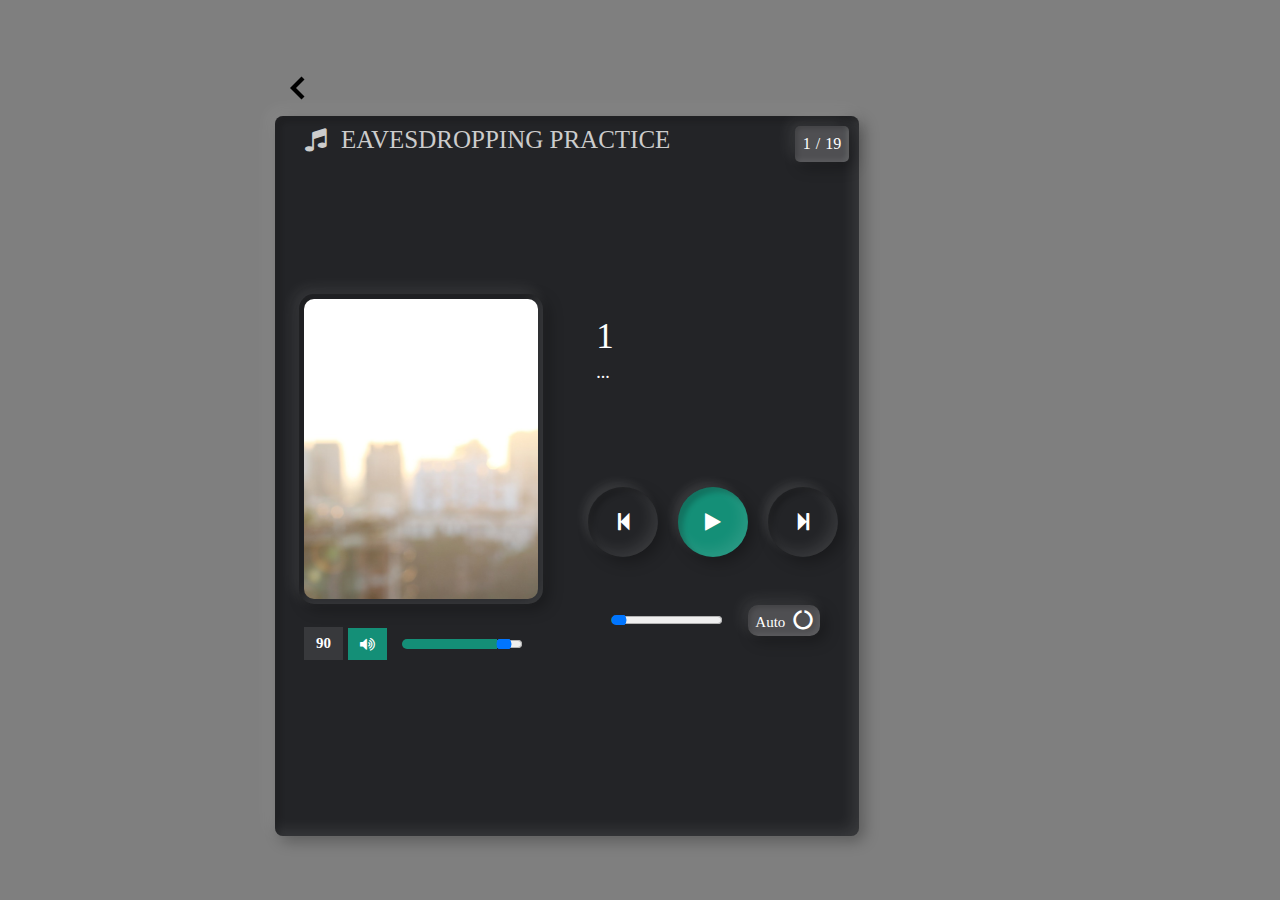
<file: entries/entry10/index.html>
<!DOCTYPE html>
<html>
<head>
	<title>music player</title>
    <meta name="viewport" content="width=device-width, initial-scale=1.0">
	  <link rel="stylesheet" href="https://cdnjs.cloudflare.com/ajax/libs/font-awesome/4.7.0/css/font-awesome.min.css">
    <link rel="stylesheet" type="text/css" href="style.css">
</head>

<body>
  <div class="header">
    <a href="/index.html">
        <img src="imgs/arrow copy 6.png" alt="Back to Homepage">
    </a>

  <div class="main">
  	<p id="logo"><i class="fa fa-music"></i>EAVESDROPPING PRACTICE</p>
    
        <!-- show_song_number -->
        <div class="show_song_no">
          <p id="present">1</p>
          <p>/</p>
          <p id="total">5</p>
        </div>


    <!--- left part --->
     <div class="left">

      <!--- song img --->
      <img id="track_image">
         <div class="volume">
            <p id="volume_show">90</p>
            <i class="fa fa-volume-up" aria-hidden="true" onclick="mute_sound()" id="volume_icon"></i>
            <input type="range" min="0" max="100" value="90" onchange="volume_change()" id="volume">  
         </div>

     </div>
 
     <!--- right part --->
  	 <div class="right">
       <!--- song title & artist name --->
       <div class="song_detail">
           <p id="title">title.mp3</p>
           <p id="artist">Artist name</p>
       </div>

      <!--- middle part --->
  	 	<div class="middle">
  	       <button onclick="previous_song()" id="pre"><i class="fa fa-step-backward" aria-hidden="true"></i></button>
      	   <button onclick="justplay()" id="play"><i class="fa fa-play" aria-hidden="true"></i></button>
  	       <button onclick="next_song()" id="next"><i class="fa fa-step-forward" aria-hidden="true"></i></button>
  	   </div>

       <!--- song duration part --->
        <div class="duration">
           <input type="range" min="0" max="100" value="0" id="duration_slider" onchange="change_duration()">
           <button id="auto" onclick="autoplay_switch()">Auto &nbsp;<i class="fa fa-circle-o-notch" aria-hidden="true"></i></button>
        </div>
           
  	</div>


  </div>
   
  <!--- Add javascript file --->
  <script src="app.js"></script>

</body>
</html>
</file>
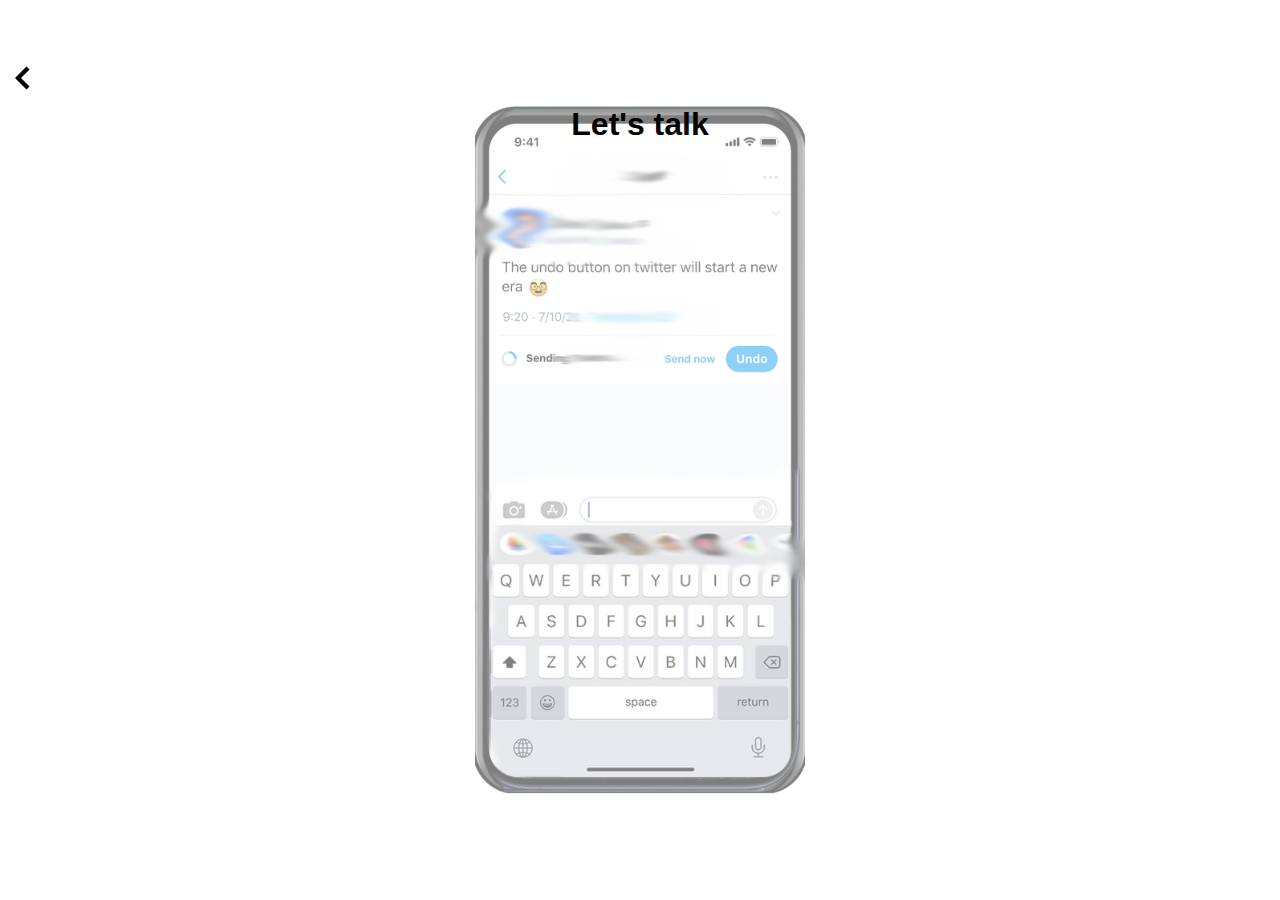
<file: entries/entry11/index.html>
<!DOCTYPE html>
<html>
    <head>
        <meta name="viewport" content="width=device-width, initial-scale=1.0">
        <title>CONVERSATION PROMPTS</title>
        <link rel="stylesheet" href="style.css">
    </head>


<br><br><br>

    <body>
        <div class="header">
            <a href="/index.html">
                <img src="imgs/arrow copy 5.png" alt="Back to Homepage">
            </a>
        <div class="output">
            <ul></ul>
            </div>
    <h1> Let's talk</h1>
    <div class="maincontainer background-image">
       <div class="maincontainer">
        <button onclick="generatePrompt()" class="button"></button>
        <button onclick="generatePrompt()" class="button"></button>
        <button onclick="generatePrompt()" class="button"></button>
        <button onclick="generatePrompt()" class="button"></button>
        <button onclick="generatePrompt()" class="button"></button>
        <button onclick="generatePrompt()" class="button"></button>
        <button onclick="generatePrompt()" class="button"></button>
        <button onclick="generatePrompt()" class="button"></button>
        <button onclick="generatePrompt()" class="button"></button>
        <button onclick="generatePrompt()" class="button"></button>
        <button onclick="generatePrompt()" class="button"></button>
        <button onclick="generatePrompt()" class="button"></button>
        <button onclick="generatePrompt()" class="button"></button>
        <button onclick="generatePrompt()" class="button"></button>
        <button onclick="generatePrompt()" class="button"></button>
        <button onclick="generatePrompt()" class="button"></button>

        <button onclick="generatePrompt()" class="button"></button>
        <button onclick="generatePrompt()" class="button"></button>
        <button onclick="generatePrompt()" class="button"></button>
        <button onclick="generatePrompt()" class="button"></button>
        <button onclick="generatePrompt()" class="button"></button>
        <button onclick="generatePrompt()" class="button"></button>
        <button onclick="generatePrompt()" class="button"></button>
        <button onclick="generatePrompt()" class="button"></button>
        <button onclick="generatePrompt()" class="button"></button>
        <button onclick="generatePrompt()" class="button"></button>
        <button onclick="generatePrompt()" class="button"></button>
        <button onclick="generatePrompt()" class="button"></button>
        <button onclick="generatePrompt()" class="button"></button>
        <button onclick="generatePrompt()" class="button"></button>
        <button onclick="generatePrompt()" class="button"></button>
        <button onclick="generatePrompt()" class="button"></button>

        <button onclick="generatePrompt()" class="button"></button>
        <button onclick="generatePrompt()" class="button"></button>
        <button onclick="generatePrompt()" class="button"></button>
        <button onclick="generatePrompt()" class="button"></button>
        <button onclick="generatePrompt()" class="button"></button>
        <button onclick="generatePrompt()" class="button"></button>
        <button onclick="generatePrompt()" class="button"></button>
        <button onclick="generatePrompt()" class="button"></button>
        <button onclick="generatePrompt()" class="button"></button>
        <button onclick="generatePrompt()" class="button"></button>
        <button onclick="generatePrompt()" class="button"></button>
        <button onclick="generatePrompt()" class="button"></button>
        <button onclick="generatePrompt()" class="button"></button>
        <button onclick="generatePrompt()" class="button"></button>
        <button onclick="generatePrompt()" class="button"></button>
        <button onclick="generatePrompt()" class="button"></button>

        <button onclick="generatePrompt()" class="button"></button>
        <button onclick="generatePrompt()" class="button"></button>
        <button onclick="generatePrompt()" class="button"></button>
        <button onclick="generatePrompt()" class="button"></button>
        <button onclick="generatePrompt()" class="button"></button>
        <button onclick="generatePrompt()" class="button"></button>
        <button onclick="generatePrompt()" class="button"></button>
        <button onclick="generatePrompt()" class="button"></button>
        <button onclick="generatePrompt()" class="button"></button>
        <button onclick="generatePrompt()" class="button"></button>
        <button onclick="generatePrompt()" class="button"></button>
        <button onclick="generatePrompt()" class="button"></button>
        <button onclick="generatePrompt()" class="button"></button>
        <button onclick="generatePrompt()" class="button"></button>
        <button onclick="generatePrompt()" class="button"></button>
        <button onclick="generatePrompt()" class="button"></button>

        <button onclick="generatePrompt()" class="button"></button>
        <button onclick="generatePrompt()" class="button"></button>
        <button onclick="generatePrompt()" class="button"></button>
        <button onclick="generatePrompt()" class="button"></button>
        <button onclick="generatePrompt()" class="button"></button>
        <button onclick="generatePrompt()" class="button"></button>
        <button onclick="generatePrompt()" class="button"></button>
        <button onclick="generatePrompt()" class="button"></button>
        <button onclick="generatePrompt()" class="button"></button>
        <button onclick="generatePrompt()" class="button"></button>
        <button onclick="generatePrompt()" class="button"></button>
        <button onclick="generatePrompt()" class="button"></button>
        <button onclick="generatePrompt()" class="button"></button>
        <button onclick="generatePrompt()" class="button"></button>
        <button onclick="generatePrompt()" class="button"></button>
        <button onclick="generatePrompt()" class="button"></button>

        <button onclick="generatePrompt()" class="button"></button>
        <button onclick="generatePrompt()" class="button"></button>
        <button onclick="generatePrompt()" class="button"></button>
        <button onclick="generatePrompt()" class="button"></button>
        <button onclick="generatePrompt()" class="button"></button>
        <button onclick="generatePrompt()" class="button"></button>
        <button onclick="generatePrompt()" class="button"></button>
        <button onclick="generatePrompt()" class="button"></button>
        <button onclick="generatePrompt()" class="button"></button>
        <button onclick="generatePrompt()" class="button"></button>
        <button onclick="generatePrompt()" class="button"></button>
        <button onclick="generatePrompt()" class="button"></button>
        <button onclick="generatePrompt()" class="button"></button>
        <button onclick="generatePrompt()" class="button"></button>
        <button onclick="generatePrompt()" class="button"></button>
        <button onclick="generatePrompt()" class="button"></button>

        <button onclick="generatePrompt()" class="button"></button>
        <button onclick="generatePrompt()" class="button"></button>
        <button onclick="generatePrompt()" class="button"></button>
        <button onclick="generatePrompt()" class="button"></button>
        <button onclick="generatePrompt()" class="button"></button>
        <button onclick="generatePrompt()" class="button"></button>
        <button onclick="generatePrompt()" class="button"></button>
        <button onclick="generatePrompt()" class="button"></button>
        <button onclick="generatePrompt()" class="button"></button>
        <button onclick="generatePrompt()" class="button"></button>
        <button onclick="generatePrompt()" class="button"></button>
        <button onclick="generatePrompt()" class="button"></button>
        <button onclick="generatePrompt()" class="button"></button>
        <button onclick="generatePrompt()" class="button"></button>
        <button onclick="generatePrompt()" class="button"></button>
        <button onclick="generatePrompt()" class="button"></button>

        <button onclick="generatePrompt()" class="button"></button>
        <button onclick="generatePrompt()" class="button"></button>
        <button onclick="generatePrompt()" class="button"></button>
        <button onclick="generatePrompt()" class="button"></button>
        <button onclick="generatePrompt()" class="button"></button>
        <button onclick="generatePrompt()" class="button"></button>
        <button onclick="generatePrompt()" class="button"></button>
        <button onclick="generatePrompt()" class="button"></button>
        <button onclick="generatePrompt()" class="button"></button>
        <button onclick="generatePrompt()" class="button"></button>
        <button onclick="generatePrompt()" class="button"></button>
        <button onclick="generatePrompt()" class="button"></button>
        <button onclick="generatePrompt()" class="button"></button>
        <button onclick="generatePrompt()" class="button"></button>
        <button onclick="generatePrompt()" class="button"></button>
        <button onclick="generatePrompt()" class="button"></button>

        <button onclick="generatePrompt()" class="button"></button>
        <button onclick="generatePrompt()" class="button"></button>
        <button onclick="generatePrompt()" class="button"></button>
        <button onclick="generatePrompt()" class="button"></button>
        <button onclick="generatePrompt()" class="button"></button>
        <button onclick="generatePrompt()" class="button"></button>
        <button onclick="generatePrompt()" class="button"></button>
        <button onclick="generatePrompt()" class="button"></button>
        <button onclick="generatePrompt()" class="button"></button>
        <button onclick="generatePrompt()" class="button"></button>
        <button onclick="generatePrompt()" class="button"></button>
        <button onclick="generatePrompt()" class="button"></button>
        <button onclick="generatePrompt()" class="button"></button>
        <button onclick="generatePrompt()" class="button"></button>
        <button onclick="generatePrompt()" class="button"></button>
        <button onclick="generatePrompt()" class="button"></button>

        <button onclick="generatePrompt()" class="button"></button>
        <button onclick="generatePrompt()" class="button"></button>
        <button onclick="generatePrompt()" class="button"></button>
        <button onclick="generatePrompt()" class="button"></button>
        <button onclick="generatePrompt()" class="button"></button>
        <button onclick="generatePrompt()" class="button"></button>
        <button onclick="generatePrompt()" class="button"></button>
        <button onclick="generatePrompt()" class="button"></button>
        <button onclick="generatePrompt()" class="button"></button>
        <button onclick="generatePrompt()" class="button"></button>
        <button onclick="generatePrompt()" class="button"></button>
        <button onclick="generatePrompt()" class="button"></button>
        <button onclick="generatePrompt()" class="button"></button>
        <button onclick="generatePrompt()" class="button"></button>
        <button onclick="generatePrompt()" class="button"></button>
        <button onclick="generatePrompt()" class="button"></button>

        <button onclick="generatePrompt()" class="button"></button>
        <button onclick="generatePrompt()" class="button"></button>
        <button onclick="generatePrompt()" class="button"></button>
        <button onclick="generatePrompt()" class="button"></button>
        <button onclick="generatePrompt()" class="button"></button>
        <button onclick="generatePrompt()" class="button"></button>
        <button onclick="generatePrompt()" class="button"></button>
        <button onclick="generatePrompt()" class="button"></button>
        <button onclick="generatePrompt()" class="button"></button>
        <button onclick="generatePrompt()" class="button"></button>
        <button onclick="generatePrompt()" class="button"></button>
        <button onclick="generatePrompt()" class="button"></button>
        <button onclick="generatePrompt()" class="button"></button>
        <button onclick="generatePrompt()" class="button"></button>
        <button onclick="generatePrompt()" class="button"></button>
        <button onclick="generatePrompt()" class="button"></button>

        <button onclick="generatePrompt()" class="button"></button>
        <button onclick="generatePrompt()" class="button"></button>
        <button onclick="generatePrompt()" class="button"></button>
        <button onclick="generatePrompt()" class="button"></button>
        <button onclick="generatePrompt()" class="button"></button>
        <button onclick="generatePrompt()" class="button"></button>
        <button onclick="generatePrompt()" class="button"></button>
        <button onclick="generatePrompt()" class="button"></button>
        <button onclick="generatePrompt()" class="button"></button>
        <button onclick="generatePrompt()" class="button"></button>
        <button onclick="generatePrompt()" class="button"></button>
        <button onclick="generatePrompt()" class="button"></button>
        <button onclick="generatePrompt()" class="button"></button>
        <button onclick="generatePrompt()" class="button"></button>
        <button onclick="generatePrompt()" class="button"></button>
        <button onclick="generatePrompt()" class="button"></button>

        <button onclick="generatePrompt()" class="button"></button>
        <button onclick="generatePrompt()" class="button"></button>
        <button onclick="generatePrompt()" class="button"></button>
        <button onclick="generatePrompt()" class="button"></button>
        <button onclick="generatePrompt()" class="button"></button>
        <button onclick="generatePrompt()" class="button"></button>
        <button onclick="generatePrompt()" class="button"></button>
        <button onclick="generatePrompt()" class="button"></button>
        <button onclick="generatePrompt()" class="button"></button>
        <button onclick="generatePrompt()" class="button"></button>
        <button onclick="generatePrompt()" class="button"></button>
        <button onclick="generatePrompt()" class="button"></button>
        <button onclick="generatePrompt()" class="button"></button>
        <button onclick="generatePrompt()" class="button"></button>
        <button onclick="generatePrompt()" class="button"></button>
        <button onclick="generatePrompt()" class="button"></button>

        <button onclick="generatePrompt()" class="button"></button>
        <button onclick="generatePrompt()" class="button"></button>
        <button onclick="generatePrompt()" class="button"></button>
        <button onclick="generatePrompt()" class="button"></button>
        <button onclick="generatePrompt()" class="button"></button>
        <button onclick="generatePrompt()" class="button"></button>
        <button onclick="generatePrompt()" class="button"></button>
        <button onclick="generatePrompt()" class="button"></button>
        <button onclick="generatePrompt()" class="button"></button>
        <button onclick="generatePrompt()" class="button"></button>
        <button onclick="generatePrompt()" class="button"></button>
        <button onclick="generatePrompt()" class="button"></button>
        <button onclick="generatePrompt()" class="button"></button>
        <button onclick="generatePrompt()" class="button"></button>
        <button onclick="generatePrompt()" class="button"></button>
        <button onclick="generatePrompt()" class="button"></button>

        <button onclick="generatePrompt()" class="button"></button>
        <button onclick="generatePrompt()" class="button"></button>
        <button onclick="generatePrompt()" class="button"></button>
        <button onclick="generatePrompt()" class="button"></button>
        <button onclick="generatePrompt()" class="button"></button>
        <button onclick="generatePrompt()" class="button"></button>
        <button onclick="generatePrompt()" class="button"></button>
        <button onclick="generatePrompt()" class="button"></button>
        <button onclick="generatePrompt()" class="button"></button>
        <button onclick="generatePrompt()" class="button"></button>
        <button onclick="generatePrompt()" class="button"></button>
        <button onclick="generatePrompt()" class="button"></button>
        <button onclick="generatePrompt()" class="button"></button>
        <button onclick="generatePrompt()" class="button"></button>
        <button onclick="generatePrompt()" class="button"></button>
        <button onclick="generatePrompt()" class="button"></button>
       </div>
       </div>
       <br><br>

       <div id="directions-popup">
        <div id="directions-container">
            <span id="close-directions-btn" onclick="closeDirectionsPopup()">&times;</span>
            <h2>How to Use</h2>
            <p>Welcome to Conversation Prompts! Click on any button to generate a conversation prompt. Engage in meaningful discussions using the provided prompts.</p>
            <p>Have fun talking!</p>
        </div>
    </div>

       <div id="popup">
        <div id="tweet-container">
            <span id="close-btn" onclick="closePopup()">&times;</span>
            <div class="tweet-container">
                <div class="tweet-header">
                    <img src="imgs/360_F_229758328_7x8jwCwjtBMmC6rgFzLFhZoEpLobB6L8.jpg" alt="User Avatar" class="user-avatar">
                    <div class="user-info">
                        <span class="username">John Doe</span>
                        <span class="handle">@johndoe</span>
                    </div>
                </div>
                <br>
                <p id="prompt-text"></p>
                <div class="timestamp">Posted on: <span id="current-time"></span></div>
                <div class="actions">
                    <span class="action-btn">Reply</span>
                    <span class="action-btn">Retweet</span>
                    <span class="action-btn">Like</span>
                </div>
            </div>
        </div>
    </div>


    <script src ="app.js"></script> 
</body>

</html>
</file>
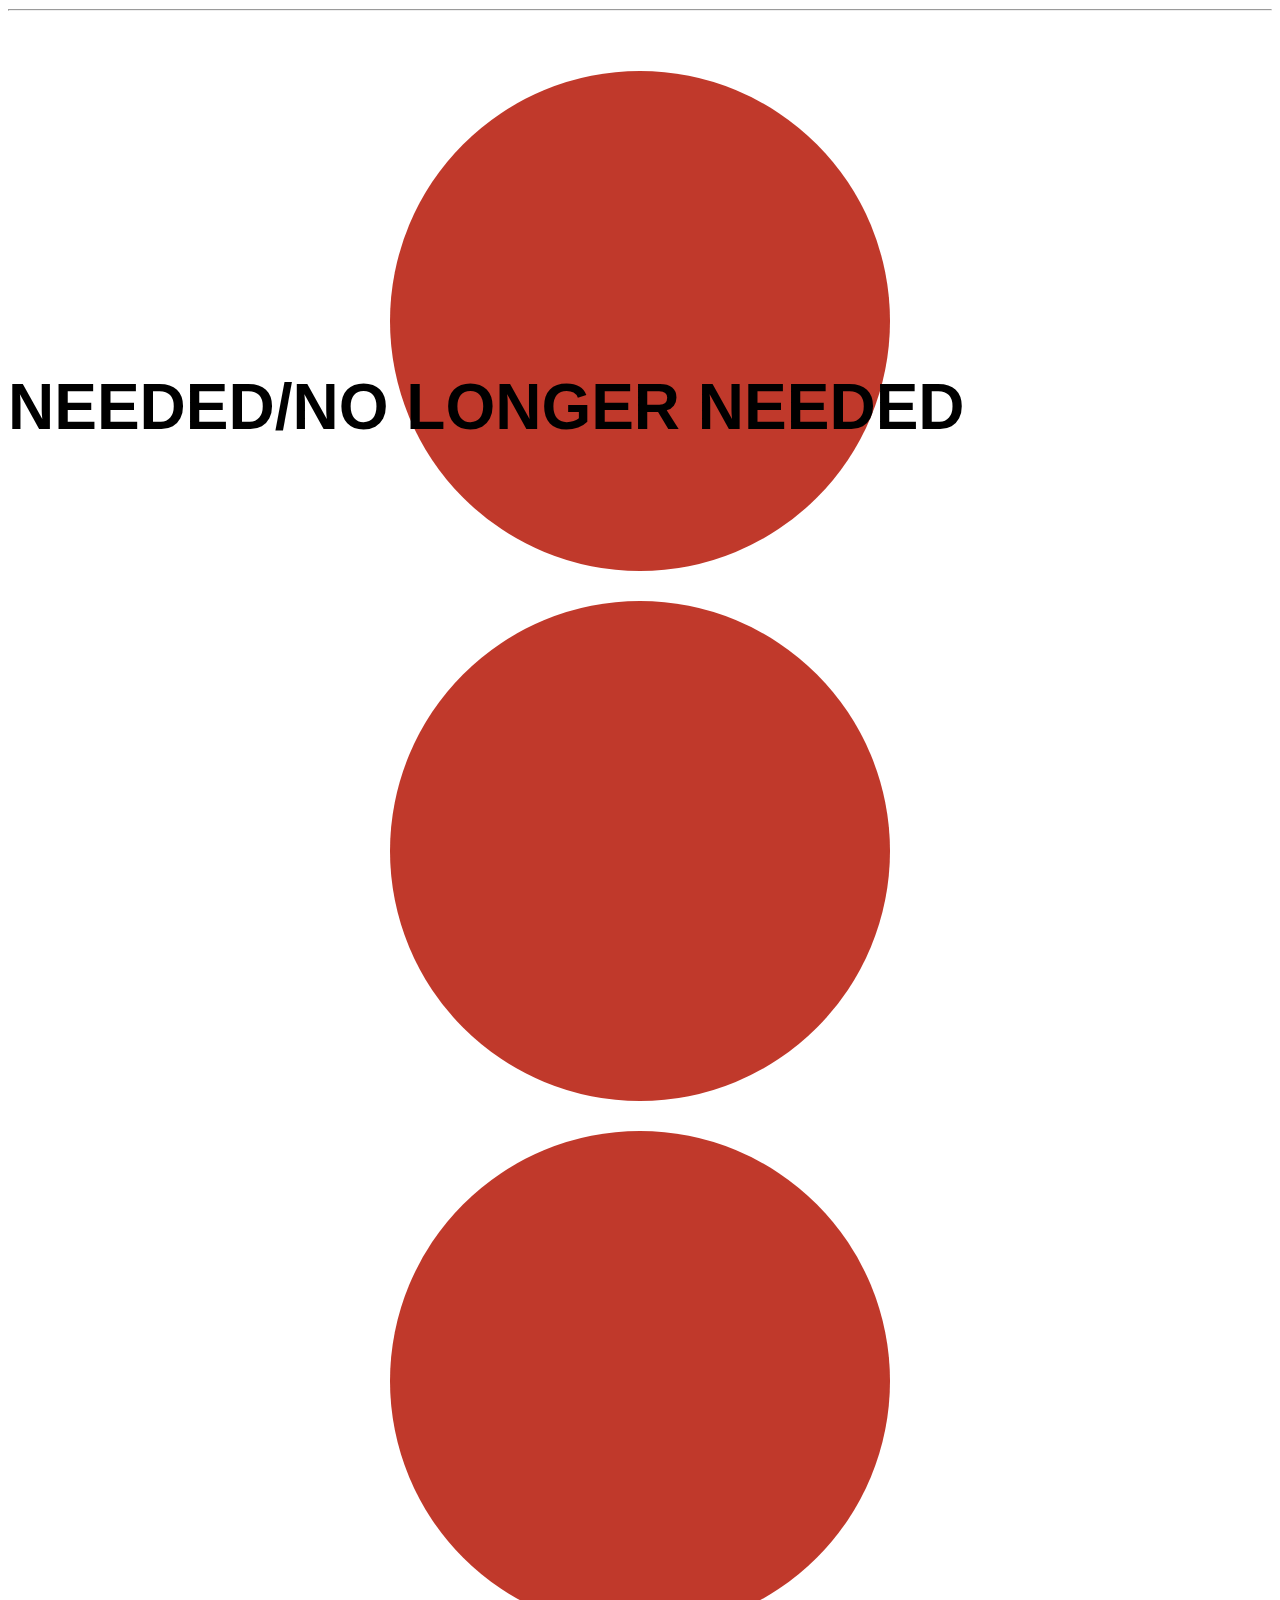
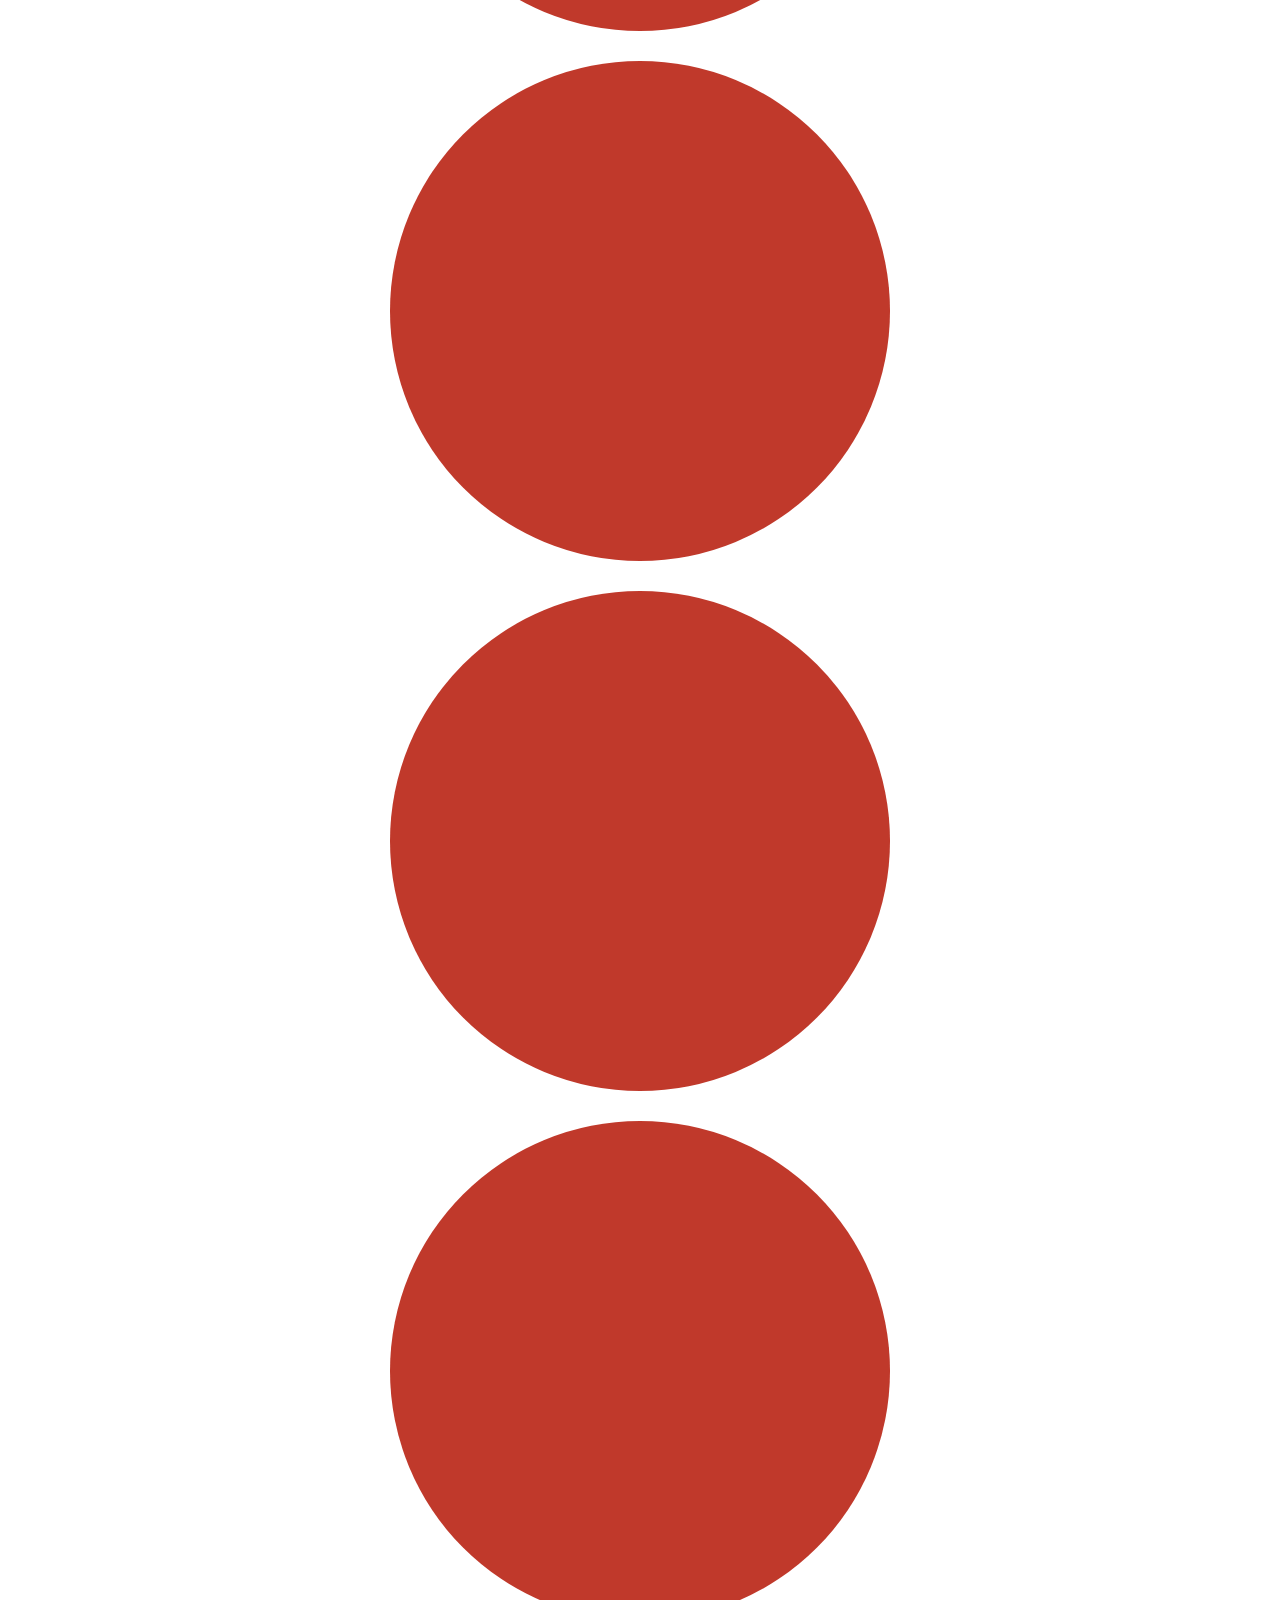
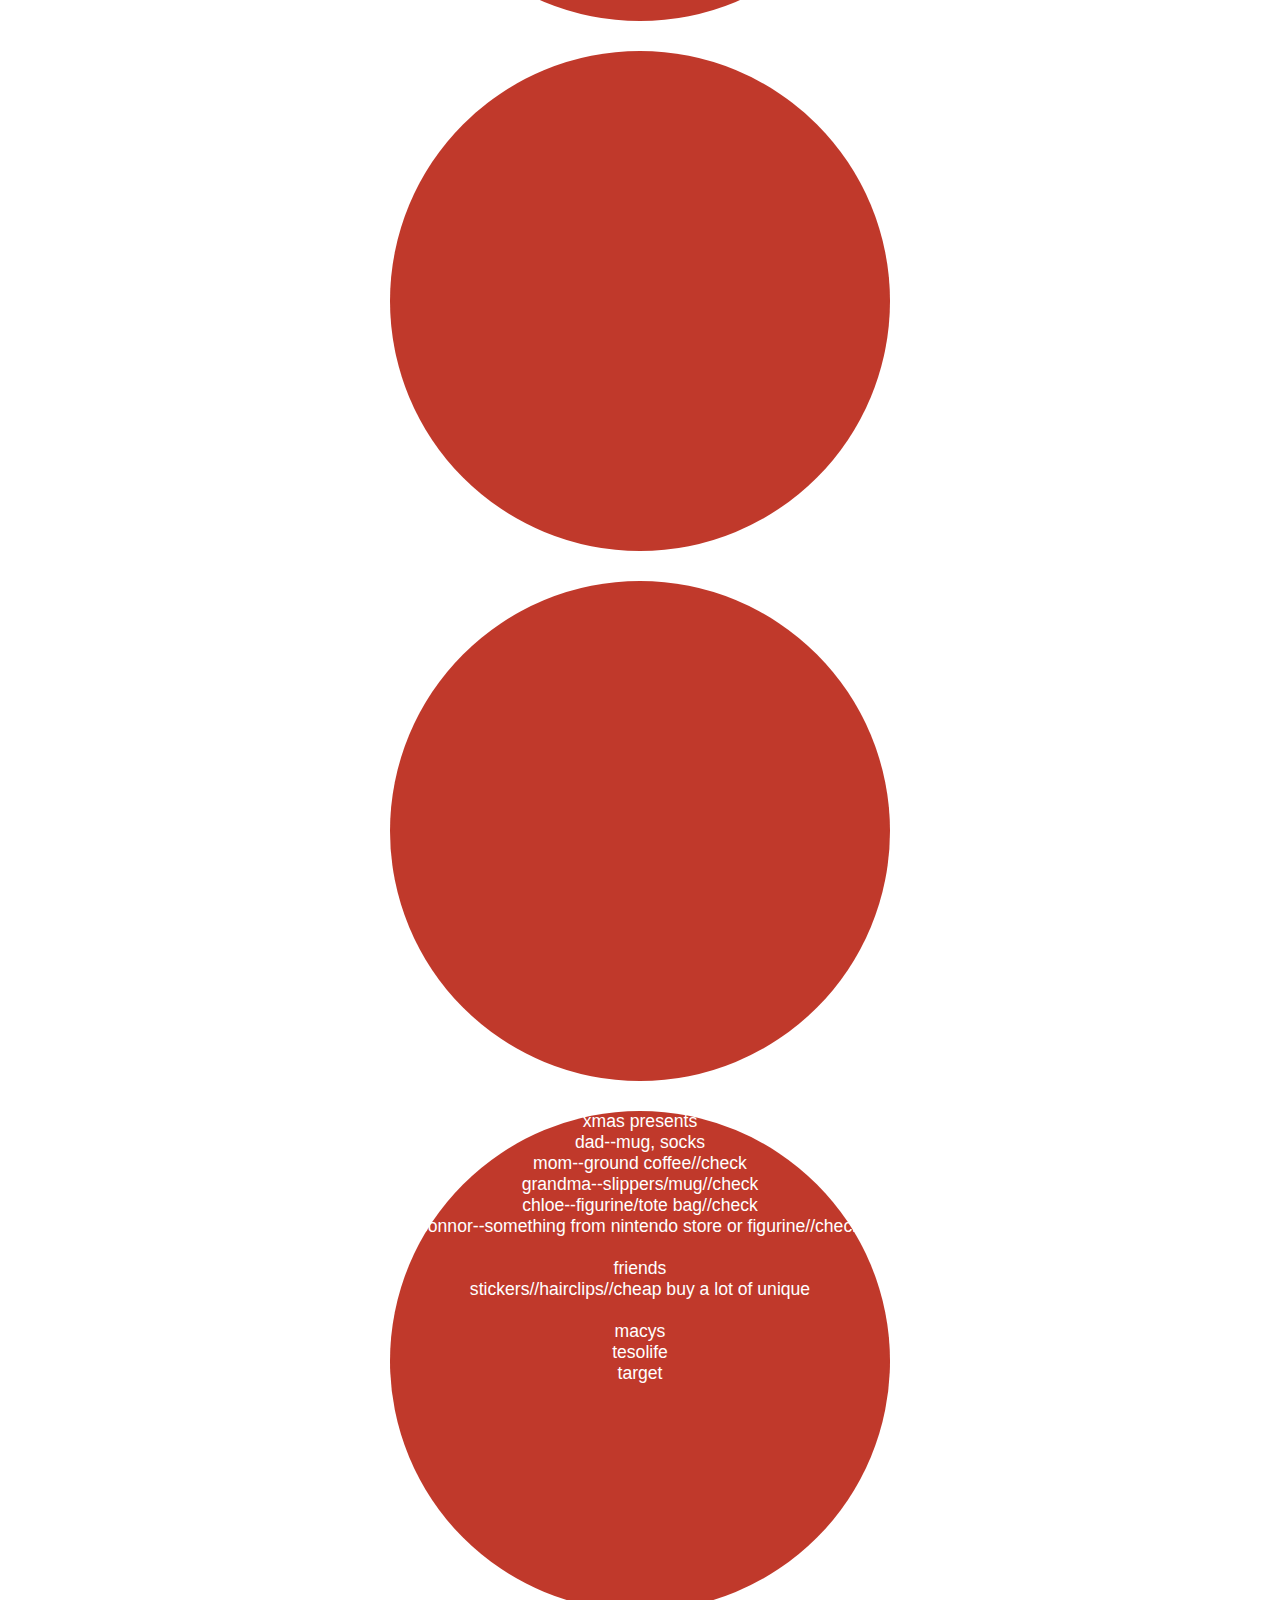
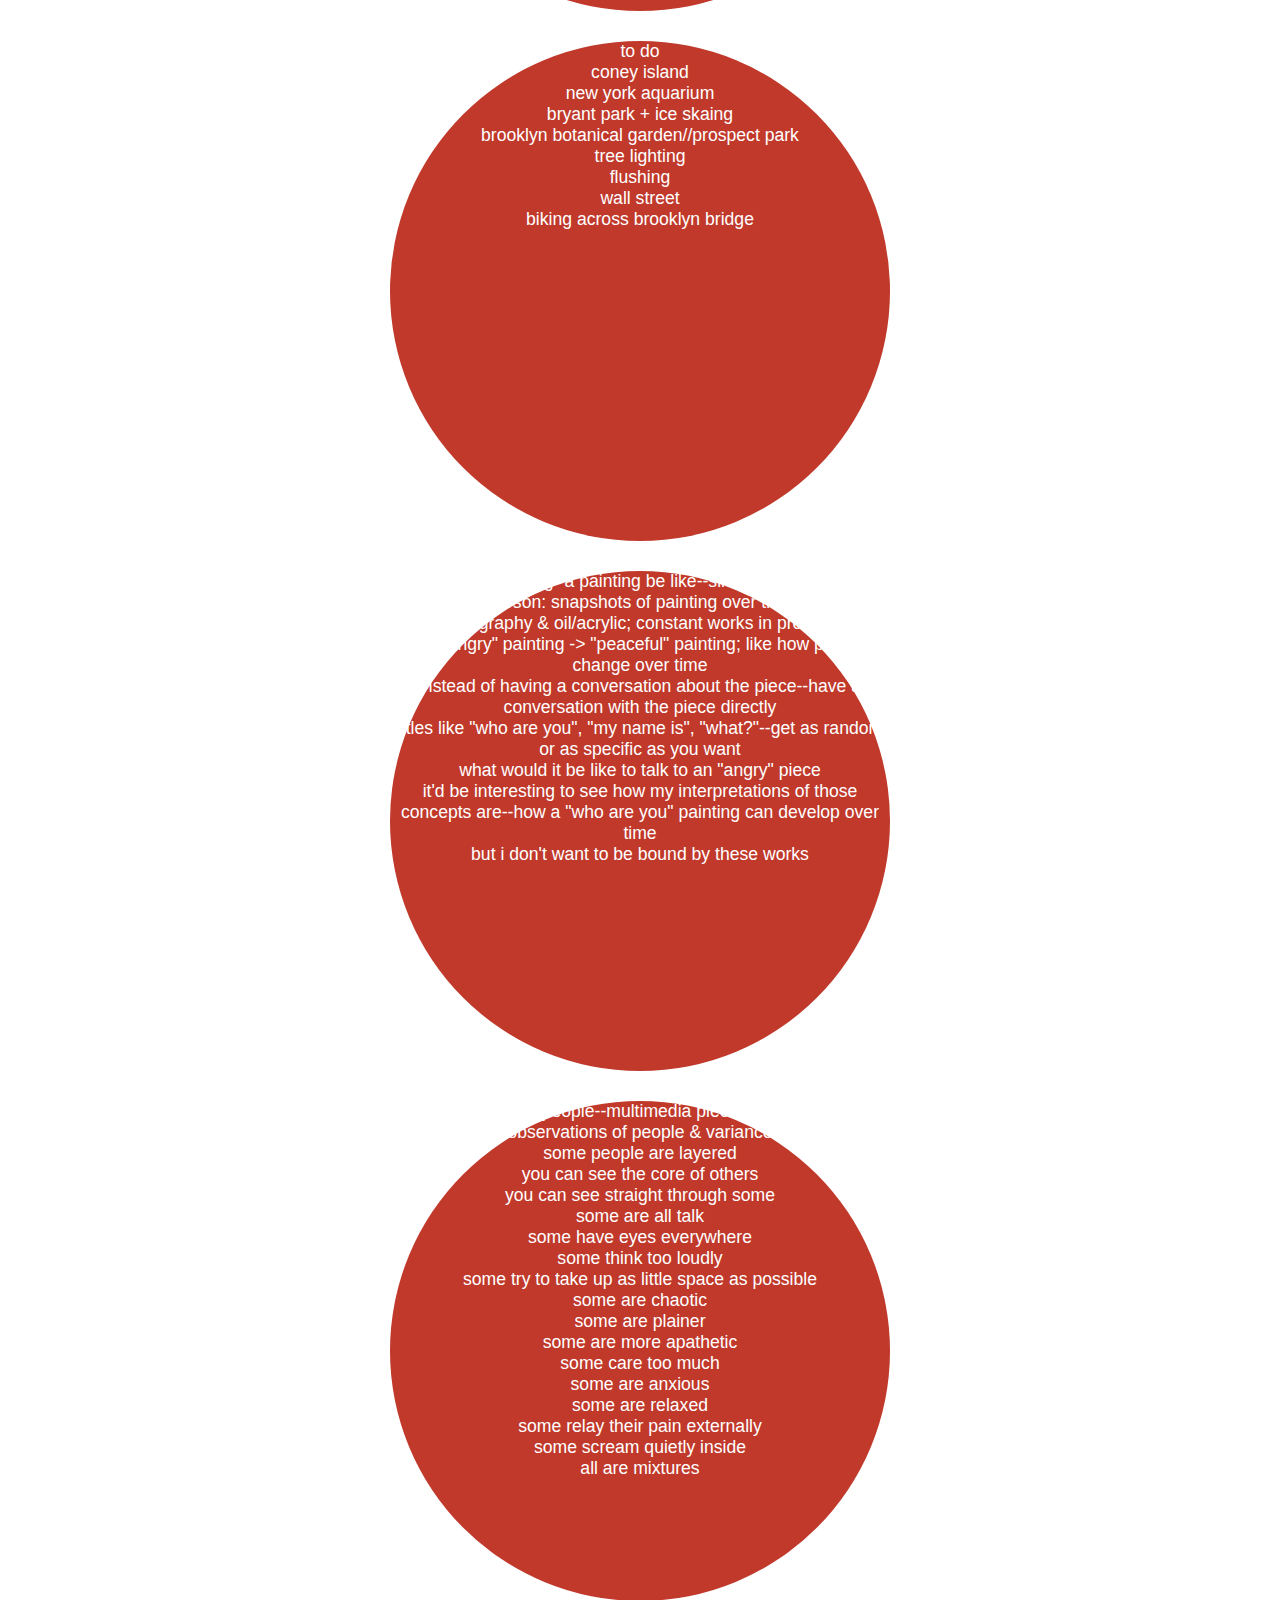
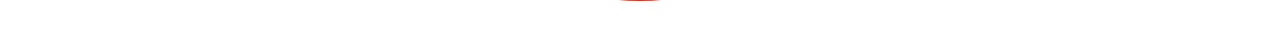
<file: entries/entry4/index.html>
<!DOCTYPE html>
<html>
    <head>
        <meta charset="UTF-8"/>
        <meta name="viewpoint" content=""width=device-width, initial-scale="1.0">
        <title> ENTRY 4 </title>
        <link rel="stylesheet" href="style.css">


<body>
    <h1>NEEDED/NO LONGER NEEDED</h1>
    <hr>

<br>
<div class="circle-container">
<div class="circle">
  <div class="text-overlay1">
    remember in morning headphones phone charger face wash sunblock stick contacts retainers perfume laptop laptop charger lip balms
  </div>
</div>

<div class="circle">
    <div class="text-overlay2">
        Jun Ando, White Dew <br> Liked the cleanliness of it, geometric feel. Works well with the geometric, simple line art in poster. Just feels like another circle--works in tandem with the other circles present. <br><br> I see forever in your eyes--Aryaman Munich, @mun15h <br> Colors aside, the form felt fun and lively. Squishy, if that makes sense? Very much feels like something you could print on a bag or merch, and people (mostly young) would buy into it. Trendy. <br><br> Pentagram. <br> Felt smooth & consistent. Works with the branding--smooth feel of the ice cream, smooth type, Script-like without sacrificing legibility, doesn't feel overtly formal. <br><br> Liquid Death--Font unknown; logo was inked? Mike Cessario<br>Feels heavy metal to me; bold and gothic. Works with the brand image well. I think I like it because it works well with the intended message & branding--I wouldn't say this is the sort of aesthetic I usually lean towards. <br><br>Designer unknown, found on Instagram.<br>Liked the sense of motion in the type. Loss of legibility though--I honestly don't know what it says. <br><br>Rabbit Hole Display, BOAFFF<br>Feels psychadelic. I like the looseness of it. I think legibility is also an issue here though--so it seems like it would be best to use it with a more tame type, like in the example on the left. I'm not sure if I can see this being used for products, but definitely in posters.</div>
    </div>
</div>

<div class="circle">
    <div class="text-overlay3">
        Aka disposable plastic <br> Made primarily from petrochemicals (fossil-fuel based)<br>**even if it's marked as recyclable, if it's designed to be thrown away it's actually single-use<br>Connection to be made with throwaway culture, planned obsolesence<br>90% of plastic is never recycled after it's thrown away -> landfills, environment<br>Most single-use plastic is burned, not recycled -> greenhouse gases <br><br> Emphasis on "micro"; most of the time they are no more than 5mm long<br>Invasive; they have been found in some of the most isolated places on the planet <br> Secluded region of the Pyrenees mountain range (France)--75 mi from the nearest town <br> Bottom of the Mariana Trench (Pacific Ocean)--the deepest known place on the planet<br>Arctic and Antartic sea ice samples<br><br>Study<br>Kim Seung-Kyu (Professor at Incheon National University)<br>39 salt brands analyzed globally <br>If 10g of salt is consumed daily, the avg. adult would ingest ~2000 MPs annually via salt alone<br>**disregarding the outlying Indonesian salt sample--this could still be hundreds of MPs annually <br>Endocrine disruptors <br> People are usually expoed to lots of them at the same time, so hard to track effects individually (I assume) <br> Examples: <br> Bisphenol A (BPA)--polycarbonate plastics, epoxy resins, food storage containers<br>Dioxins--byproduct of herbicide production/paper bleaching, released into environment during waste burning and wildfires<br>Perchlorate--byproduct of aerospace/weapon/pharmaceutical industries, found in drinking water (groundwater, etc.) and fireworks<br><br>Marine life especially<br>Litter -> river -> oceans<br>Millions of marine life and seabirds are estimated to be killed by plastic yearly--ofc, this includes the seafood we consume (relate back to food)<br><br>Cracker plants--where the breaking down of ethane molecules (found in natural gas) takes place in order to create the chemical components of plastics<br>(2015) a study found that 24 ethane cracker facilities in the US had the carbon output of 3.8 million vehicles altogether<br>As mentioned, attempts to get rid of plastics through burning--most of it is disposed of this way--leads to greenhouse gases as well<br>Health problems linked to toxic fumes range from skin rashes to cancer<br><br>Brief overview of NYC's plastic policies:<br><br>Straws:<br>Not a complete ban--all food service establishments must maintain a sufficient supply of single-use plastic beverage straws that are not compostable and provide these, free of charge, to any person who requests one<br><br>Bags:<br>The New York State Department of Environmental Conservation (NYSDEC) began enforcing the plastic ban on Oct 19, 2020.<br>The NY state law banning plastic carryout bags went into effect starting March 1, 2020.<br>In NYC specifically--businesses are required to collect a non-taxable 5 ceent free from customers on paper bags--which can be avoided by using reusable bags<br>Stores can choose not to switch to paperbags and may only have reusable bags for purchase; NYC and NY state do not have set prices for reusable bags <br>All businesses required to collect NY state sales tax are subject to the plastic carryout bag ban<br>Bag exemption: (to name a few) plastic bags used for sanitary, public health, or environmntal protection purposes, contain food sliced/prepared to order, food storage bags (ziplocs), garment bags, etc.</div>
    </div>
</div>

<div class="circle">
    <div class="text-overlay4">
        ZUGSWANG</div>
    </div>
</div>

<div class="circle">
    <div class="text-overlay5">
        you must be tired from running through my head all day <br> been seeing a lot of things about important dates in history...wanna be one of them?</div>
    </div>
</div>

<div class="circle">
    <div class="text-overlay6">
        wishlist <br> rick owens <br> printed mesh top mugler</div>
    </div>
</div>

<div class="circle">
    <div class="text-overlay7">
        monday: glutes/legs <br> rdls 4x12 (20 lbs) <br> sumo squats 4x12 (20 lbs) <br> curtsy lunge 3x12 (10-15 lbs)<br>front lunge 3x10 (10-15 lbs)<br>hip thruster 4x12 (45 lbs)<br>hamstring leg curl 3x12<br><br>tuesday: back<br>shoulder press w dumbbells lat focused or lat pull down 4x12<br>chest flies 3x12<br>lat pullovers w cable 3x12<br>bent over rows 3x12<br>single bent over rows 3x12<br>optional: hyperextension lift 3x12<br><br>cardio or rest day active recovery<br><br>thursday:arms (tricep/chest focused)<br>simple pilates youtube workout<br>10 min for warm up <br>tricep dip<br>overhead tricep (skull crushers) <br>tricep kickbacks<br>lying chest files<br>optional:tricept pull downs w cable rope<br><br>friday:glutes/legs<br>sumo squats 4x12; bulgarian split squats 3x10-12<br>leg press 4x12<br>rdl 4x12<br>hamstring culrs 4x12</div>
    </div>
</div>

<div class="circle">
    <div class="text-overlay8">
        rest of week<br>tuesday<br>begin packing(clear out bags, etc)<br><br>wednesday<br>say bye to carrie<br>finish xmas shopping (dad, friends)<br>pack clothes that don't need to be washed or aren't going to be worn<br><br>thursday<br>do laundry<br>clear out fridge<br>take a shower before you go (before sleeping)<br>check in, order lyft<br>pack everything<br><br>**use vacuum sealing bags<br>**instead of napping on thursday, sleep in--until 12ish maybe<br><br>wake up around 11:30ish<br>do laundry/cook<br>pack (start at 2ish)<br><br>sleep with contacts(10-3:50am)<br>put away last minute thing, get ready<br>leave at 4:40 am</div>
    </div>
</div>

<div class="circle">
    <div class="text-overlay">
        xmas presents<br>dad--mug, socks<br>mom--ground coffee//check<br>grandma--slippers/mug//check<br>chloe--figurine/tote bag//check<br>connor--something from nintendo store or figurine//check<br><br>friends<br>stickers//hairclips//cheap buy a lot of unique<br><br>macys<br>tesolife<br>target</div>
    </div>
</div>

<div class="circle">
    <div class="text-overlay">
        to do<br>coney island<br>new york aquarium<br>bryant park + ice skaing<br>brooklyn botanical garden//prospect park<br>tree lighting<br>flushing<br>wall street<br>biking across brooklyn bridge</div>
    </div>
</div>

<div class="circle">
    <div class="text-overlay">
        what would "meeting" a painting be like--simulating what it;s like to meet a person: snapshots of painting over time, combine photography & oil/acrylic; constant works in progress <br>i.e. "angry" painting -> "peaceful" painting; like how people change over time <br> instead of having a conversation about the piece--have a conversation with the piece directly<br>titles like "who are you", "my name is", "what?"--get as random or as specific as you want<br>what would it be like to talk to an "angry" piece<br>it'd be interesting to see how my interpretations of those concepts are--how a "who are you" painting can develop over time<br>but i don't want to be bound by these works</div>
    </div>
</div>

<div class="circle">
    <div class="text-overlay">
        people--multimedia piece<br>observations of people & variance<br>some people are layered<br>you can see the core of others<br>you can see straight through some<br>some are all talk<br>some have eyes everywhere<br>some think too loudly<br>some try to take up as little space as possible<br>some are chaotic<br>some are plainer<br>some are more apathetic<br>some care too much<br>some are anxious<br>some are relaxed<br>some relay their pain externally<br>some scream quietly inside<br>all are mixtures</div>
    </div>
</div>

</div>

</body>
</html>
</file>
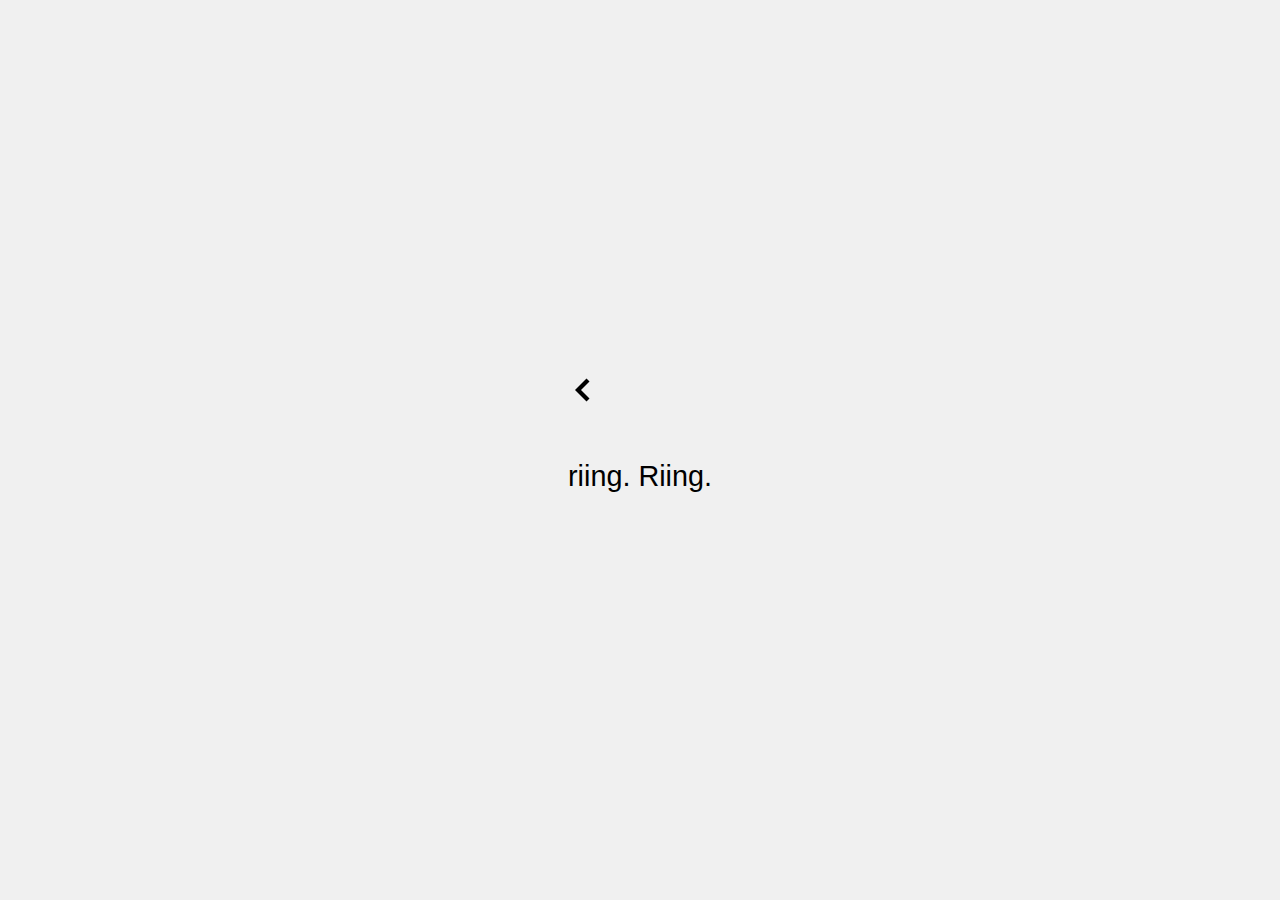
<file: entries/entry5/index.html>
<!DOCTYPE html>
<html lang="en">
<head>
    <meta charset="UTF-8">
    <meta name="viewport" content="width=device-width, initial-scale=1.0">
    <title>Reveal Text on Scroll</title>
    <link rel="stylesheet" href="style.css">
</head>
<body>
    <div class="header">
        <a href="/index.html">
            <img src="imgs/arrow copy 4.png" alt="Back to Homepage">
        </a>
    <div class="reveal-container">
        <p class="reveal-text" id="reveal-text">
          riing. Riing.<br>
          Wait hold on, I’m starting my car.<br>
          Ah. Okay.<br>
          I’m starting my car.<br>
          Okay. Oh.<br>
          How are you?<br>
          Hi mommy.<br>
          Ah…you had a good time yesterday?<br>
          Yeah. It was good. I’m calling right now because I’m trying to…it’s for a project.<br>
          Okay hold on. It’s gonna connect to my phone now. Can you hear me?<br>
          Yes. Hello hello?<br>
          Hello?<br>
          Hello? I can hear you? Can you hear me?<br>
          Hello? Helloooo?<br>
          Hello?<br>
          Can you hear me?<br>
          Katelyn?<br>
          …<br>
          Hello?<br>
          …<br>
          Hello?<br>
          …<br>
          Hello?<br>
          There you go.<br>
          Hello?<br>
          Hello? Now—here we go.<br>
          Okay.<br>
          Okay okay.<br>
          How are you?<br>
          I’m good—honestly I think I might be getting a little sick cuz my throat is kinda scratchy but..<br>
          …<br>
          Anyway, I’m calling because of like—a project. From what you remember, what would you say I was like when I was younger?<br>
          What you were like when you were younger?<br>
          Mm.<br>
          Okay. What? What do you want me to say?<br>
          Just like describe *laughs* what I was like.<br>
          *laughs* Oh okay.<br>
          And I’ll ask you—compared to like what I’m like now.<br>
          Ah.<br>
          Sorry, I was getting a little shaky—I had to drink something.<br>
          Oh.<br>
          What? In what context?<br>
          Just like personality-wise, I guess. How would you say I compare when I was younger to like, now.<br>
          Oh. Oh—you’re definitely more talkative.<br>
          Mm. *laughs*<br>
          *laughs* Before, like when you were very little—before kindergarten, no, not even before kindergarten—before preschool—<br>
          Mm.<br>
          …<br>
          No.<br>
          Mm?<br>
          Like how early are we comparing? What age?<br>
          Nah, just like anytime, I guess.<br>
          Well when you were like, 1 or 2—you didn’t—you were very serious.<br>
          Mm.<br>
          You didn’t smile much. *laughs*<br>
          Oh.<br>
          Yeah. You were very very serious. You didn’t talk too much or smile.<br>
          Mhm.<br>
          So that’s one thing. And then—what else? But you were always very—once you started like going to preschool and school I mean you were so friendly, right? You were like very social, very, um, uh…I mean you would introduce Allie’s mom to other moms and teachers, right?<br>
          *laughs*<br>
          Yeah.<br>
          Mhm.<br>
          So that started once you started going to school, um, I have to look for differences? Or—<br>
          Uh…<br>
          It has to be different? Like<br>
          You can just like—<br>
          And then you can figure out if you’re different or not?<br>
          Yeah, yeah. Or like differences/similarities, anything yeah that you notice.<br>
          Um, there was a time where we thought you were very anal, very OCD.<br>
          *laughs*<br>
          You had to—*laughs* you had to like, line up things, you know?<br>
          Mm.<br>
          You were about putting things in line, like all the things had to be lined up and organized, and then we noticed—just like anything, I think, all of us—as you got older, you were not that—you didn’t have to do that on everything.<br>
          Mm.<br>
          But it would come out in certain areas—certain things, yeah. So I think we all have that, yeah. All of us.<br>
          Mm.<br>
          Um, what else? Uh… You always liked to eat.<br>
          *laughs*<br>
          You used to eat more seafood, more fish, but you don’t eat fish anymore or seafood.<br>
          Mhm.<br>
          Mm. You always loved meat. Mm…Oh, I guess that’s probably for everybody but you used to wake up super early, like 5 AM and read.<br>
          Oh yeah.<br>
          Yeah. And you didn’t come to us, that was really nice.<br>
          *laughs*<br>
          Like mommy, I can’t go to sleep, yeah. So you would just—we’d find you like—yeah, turn the light on and read on your own, yeah. That was nice. Uh…yeah, you always loved to learn. Um…loved to dance and sing. And always drew.<br>
          …<br>
          So anyways, you always drew. You always—you know, being our first child—we didn’t really have a phone anyway, at that time—for you to watch Youtube or whatever.<br>
          Yeah.<br>
          And maybe it did but we didn’t really care—so we always carried a piece of paper and crayons and you were always drawing, sketching. So that was—I think that helped. And I took you everywhere, oh my God—took you to all the museums, and<br>
          Mm.<br>
          And all these little experiences, right? Even when we went to San Diego. We took you to like this musical puppet show, and like—although you don’t remember any of it—<br>
          Yeah—<br>
          It’s okay *laughs*<br>
          *laughs*<br>
          We even paid for like, you know, all these like—there was a Cinderella coach that you can ride.<br>
          What?<br>
          We pay, and it was like a horse carriage that—<br>
          *laughs*<br>
          But it was a horse carriage like, you know—<br>
          What? *laughs*<br>
          Yeah, so we even did that, and <br>
          *laughs*<br>
          But you don’t remember. *laughs*<br>
          No. *laughs*<br>
          It’s okay. *laughs*<br>
          But you know, I think to a certain extent all of those things are how you became so artistic. I’m sure it’s in your genes, but it helped. Hm…what else?<br>
        </p>
    </div>
    <script src="script.js"></script>
</body>
</html>
</file>
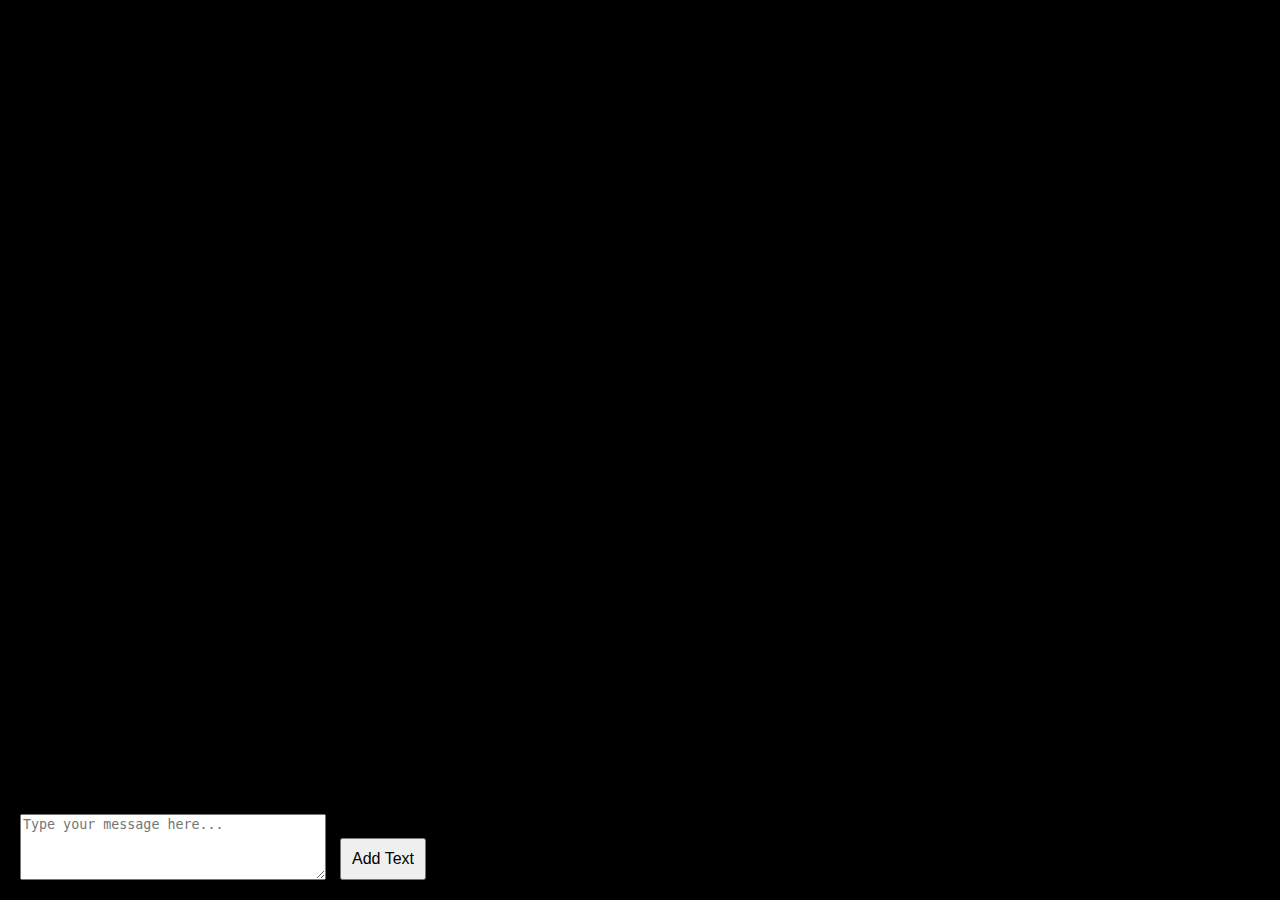
<file: entries/entry8/index.html>
<!DOCTYPE html>
<html lang="en">

<head>
    <meta charset="UTF-8">
    <meta name="viewport" content="width=device-width, initial-scale=1.0">
    <title>Open Mural</title>
    <link rel="stylesheet" href="style.css">
</head>

<body>
    <div class="header">
        <a href="/index.html">
            <img src="img/arrow copy 6.png" alt="Back to Homepage">
        </a>
    <div class="canvas" id="canvas"></div>
    <textarea id="textInput" placeholder="Type your message here..."></textarea>
    <button onclick="addText()">Add Text</button>

    <script src="app.js"></script>
</body>

</html>
</file>
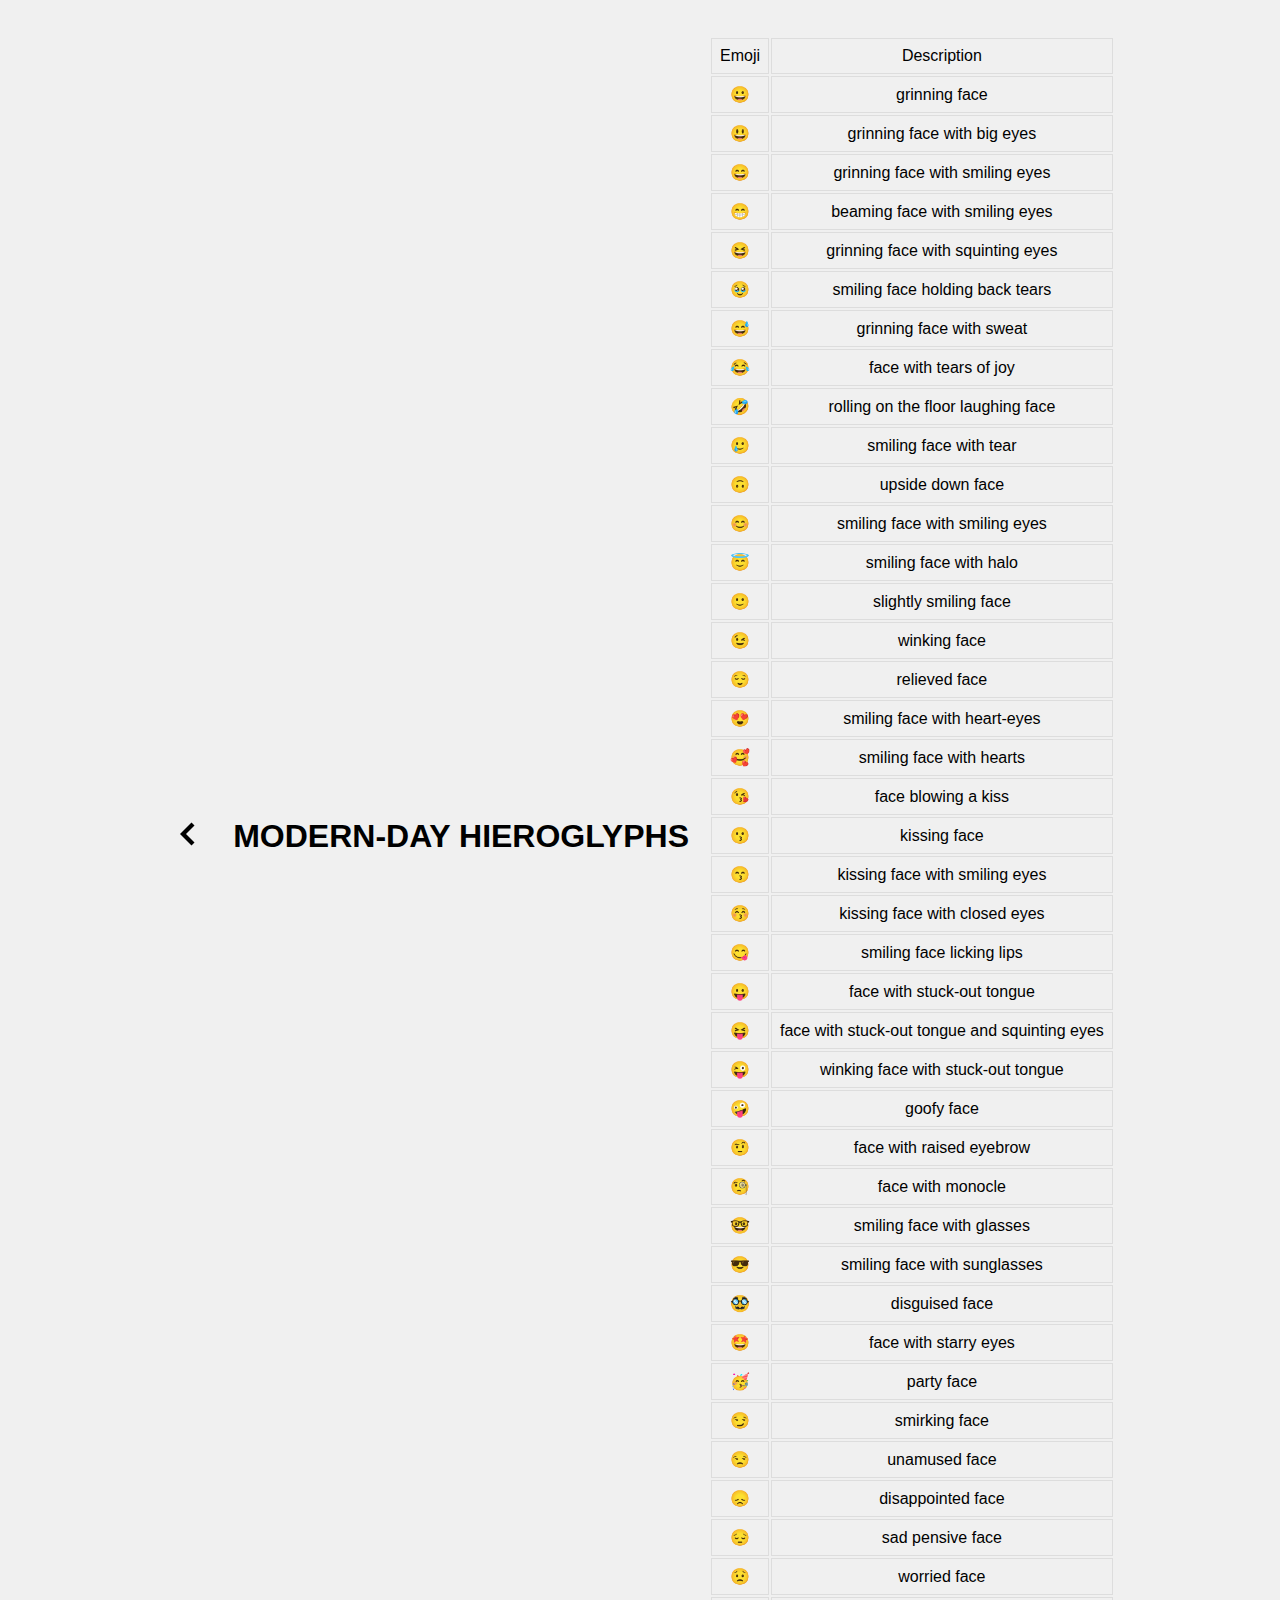
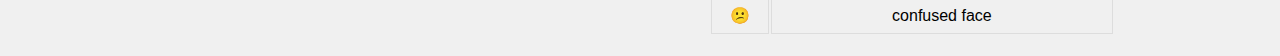
<file: entries/entry9/index.html>
<!DOCTYPE html>
<html lang="en">
<head>
    <meta charset="UTF-8">
    <meta name="viewport" content="width=device-width, initial-scale=1.0">
    <title>Emoji Key Table</title>
    <link rel="stylesheet" href="style.css">
</head>
<body>
  <br><br>
  <div class="header">
    <a href="/index.html">
      <img src="img/arrow.png" alt="Back to Homepage">
    </a>
  <h1>MODERN-DAY HIEROGLYPHS</h1>
    <div id="emoji-key-table"></div>
    <script src="app.js"></script>
</body>
</html>
</file>
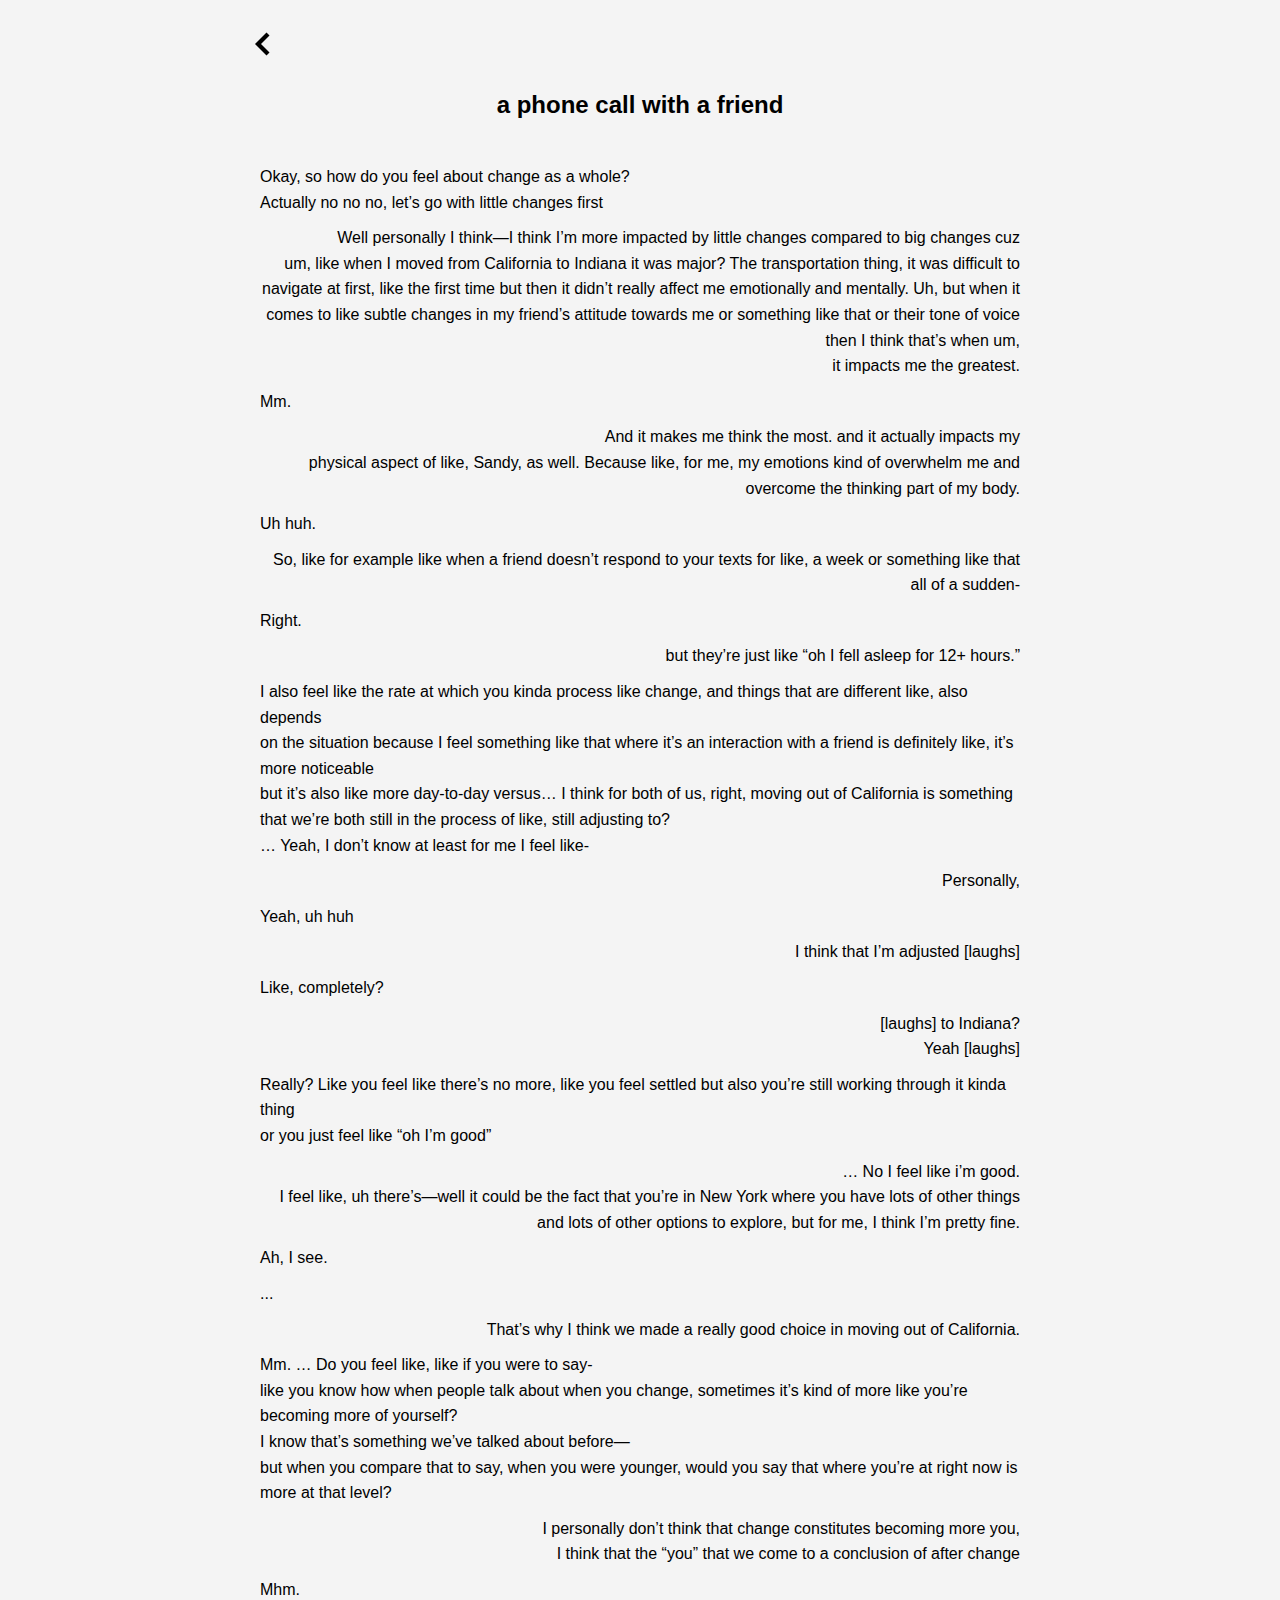
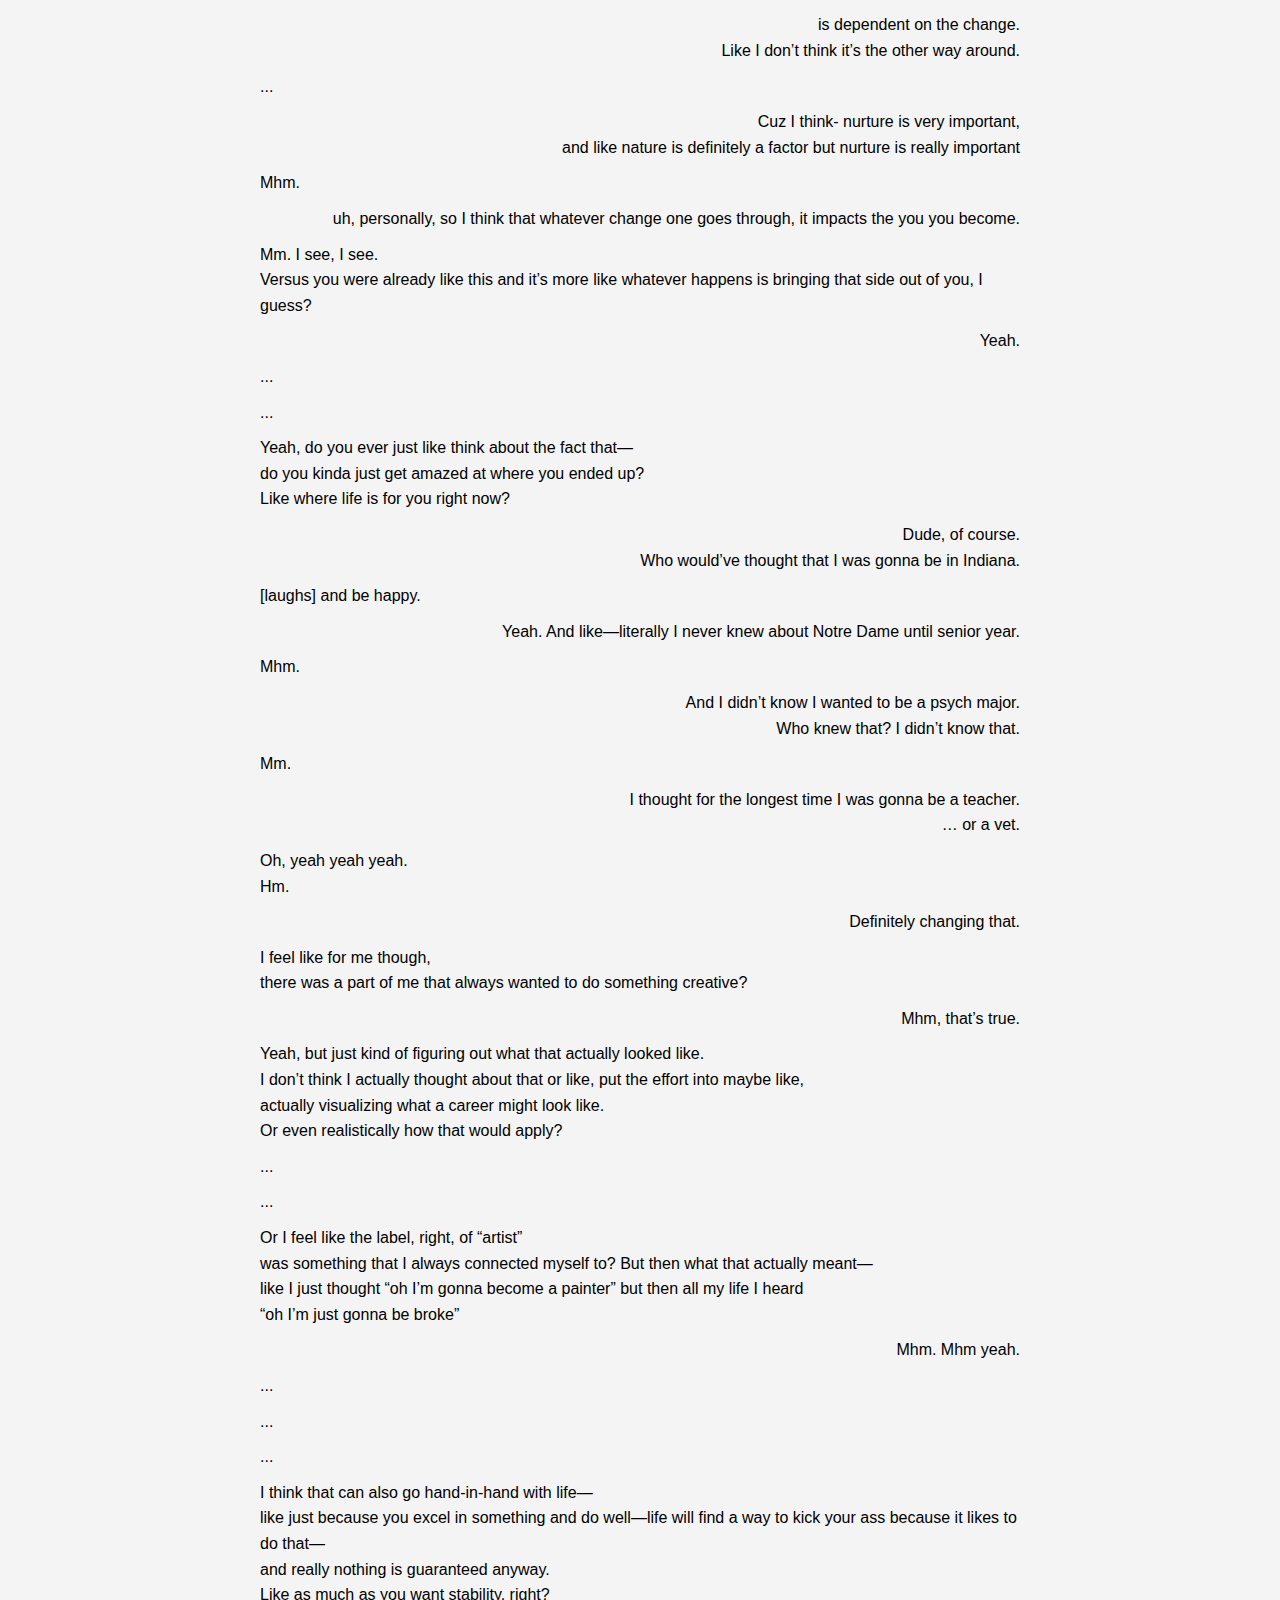
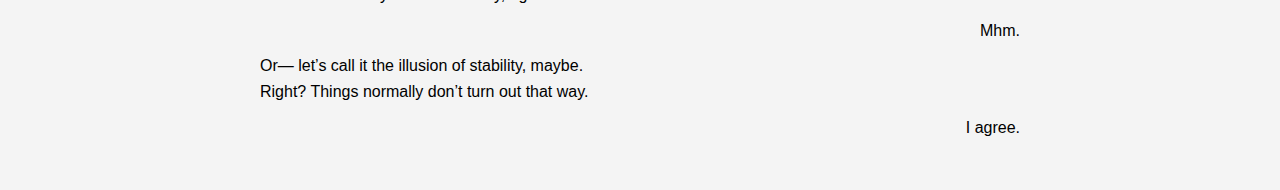
<file: entries/entry1/final/index.html>
<!DOCTYPE html>
<html lang="en">
    <head> 
    <meta charset="UTF-8">
    <meta name="viewport" content="width=device-width, initial-scale=1.0">
        <title>entry1</title>
        <style>
            body {
                font-family: Arial, sans-serif;
                margin: 0;
                padding: 0;
                box-sizing: border-box;
                background-color: #f4f4f4;
                line-height: 1.6;
            }
    
            h2 {
                text-align: center;
                margin: 10px 0;
            }
    
            p {
                margin: 10px 0;
            }
    
            /* Add a max-width to prevent overly wide content on larger screens */
            div {
                max-width: 800px;
                margin: 0 auto;
                padding: 20px;
            }
    
            /* Use media queries to adjust styles for smaller screens */
            @media (max-width: 600px) {
                div {
                    padding: 10px;
                }
            }
        </style>
    </head>

    <body>
        <div class="header">
            <a href="/index.html">
                <img src="img/arrow.png" alt="Back to Homepage">
            </a>
        <h2>a phone call with a friend</h2>


       <div>
        <p align="left">Okay, so how do you feel about change as a whole? <br>Actually no no no, let’s go with little changes first</p>
        <p align="right">Well personally I think—I think I’m more impacted by little changes compared to big changes cuz <br>um, like when I moved from California to Indiana it was major? The transportation thing, it was difficult to navigate at first, like the first time but then it didn’t really affect me emotionally and mentally. Uh, but when it comes to like subtle changes in my friend’s attitude towards me or something like that or their tone of voice then I think that’s when um, <br>it impacts me the greatest.</p>
        <p align="left">Mm.</p>
        <p align="right">And it makes me think the most. and it actually impacts my <br> physical aspect of like, Sandy, as well. Because like, for me, my emotions kind of overwhelm me and <br> overcome the thinking part of my body.</p>
        <p align="left">Uh huh.</p>
        <p align="right">So, like for example like when a friend doesn’t respond to your texts for like, a week or something like that <br> all of a sudden-</p>
        <p align="left">Right.</p>
        <p align="right">but they’re just like “oh I fell asleep for 12+ hours.”</p>
        <p align="left">I also feel like the rate at which you kinda process like change, and things that are different like, also depends <br> on the situation because I feel something like that where it’s an interaction with a friend is definitely like, it’s more noticeable <br> but it’s also like more day-to-day versus… I think for both of us, right, moving out of California is something that we’re both still in the process of like, still adjusting to? <br> … Yeah, I don’t know at least for me I feel like-</p>
        <p align="right">Personally,</p>
        <p align="left">Yeah, uh huh</p>
        <p align="right">I think that I’m adjusted [laughs]</p>
        <p align="left">Like, completely?</p>
        <p align="right">[laughs] to Indiana? <br> Yeah [laughs]</p>
        <p align="left">Really? Like you feel like there’s no more, like you feel settled but also you’re still working through it kinda thing <br> or you just feel like “oh I’m good”</p>
        <p align="right">… No I feel like i’m good. <br> I feel like, uh there’s—well it could be the fact that you’re in New York where you have lots of other things <br> and lots of other options to explore, but for me, I think I’m pretty fine. </p>
        <p align="left">Ah, I see.</p>
        <p>...</p>
        <p align="right">That’s why I think we made a really good choice in moving out of California.</p>
       <p align="left">Mm. … Do you feel like, like if you were to say- <br>like you know how when people talk about when you change, sometimes it’s kind of more like you’re becoming more of yourself? <br> I know that’s something we’ve talked about before— <br>but when you compare that to say, when you were younger, would you say that where you’re at right now is more at that level?</p>
       <p align="right">I personally don’t think that change constitutes becoming more you, <br>I think that the “you” that we come to a conclusion of after change</p>
       <p align="left">Mhm.</p>
       <p align="right">is dependent on the change. <br> Like I don’t think it’s the other way around.</p>
       <p>...</p>
       <p align="right">Cuz I think- nurture is very important, <br> and like nature is definitely a factor but nurture is really important</p>
       <p align="left">Mhm.</p>
       <p align="right">uh, personally, so I think that whatever change one goes through, it impacts the you you become.</p>
       <p align="left">Mm. I see, I see. <br> Versus you were already like this and it’s more like whatever happens is bringing that side out of you, I guess?</p>
       <p align="right">Yeah.</p>
       <p>...</p>
       <p>...</p>
       <p align="left">Yeah, do you ever just like think about the fact that— <br>do you kinda just get amazed at where you ended up? <br> Like where life is for you right now?</p>
       <p align="right">Dude, of course. <br>Who would’ve thought that I was gonna be in Indiana.</p>
       <p align="left">[laughs] and be happy.</p>
       <p align="right">Yeah. And like—literally I never knew about Notre Dame until senior year.</p>
       <p align="left">Mhm.</p>
       <p align="right">And I didn’t know I wanted to be a psych major. <br>Who knew that? I didn’t know that.</p>
       <p align="left">Mm.</p>
       <p align="right">I thought for the longest time I was gonna be a teacher. <br>… or a vet.</p>
       <p align="left">Oh, yeah yeah yeah. <br>Hm.</p>
       <p align="right">Definitely changing that. </p>
       <p align="left">I feel like for me though, <br>there was a part of me that always wanted to do something creative?</p>
       <p align="right">Mhm, that’s true.</p>
       <p align="left">Yeah, but just kind of figuring out what that actually looked like. <br>I don’t think I actually thought about that or like, put the effort into maybe like, <br>actually visualizing what a career might look like. <br>Or even realistically how that would apply?</p>
       <p>...</p>
       <p>...</p>
       <p align="left">Or I feel like the label, right, of “artist” <br>was something that I always connected myself to? But then what that actually meant— <br>like I just thought “oh I’m gonna become a painter” but then all my life I heard <br>“oh I’m just gonna be broke”</p>
       <p align="right">Mhm. Mhm yeah.</p>
       <p>...</p>
       <p>...</p>
       <p>...</p>
       <p align="left">I think that can also go hand-in-hand with life— <br>like just because you excel in something and do well—life will find a way to kick your ass because it likes to do that— <br>and really nothing is guaranteed anyway. <br>Like as much as you want stability, right?</p>
       <p align="right">Mhm.</p>
       <p align="left">Or— let’s call it the illusion of stability, maybe. <br>Right? Things normally don’t turn out that way.</p>
       <p align="right">I agree.</p>
       </div>

    </body>
</html>
</file>
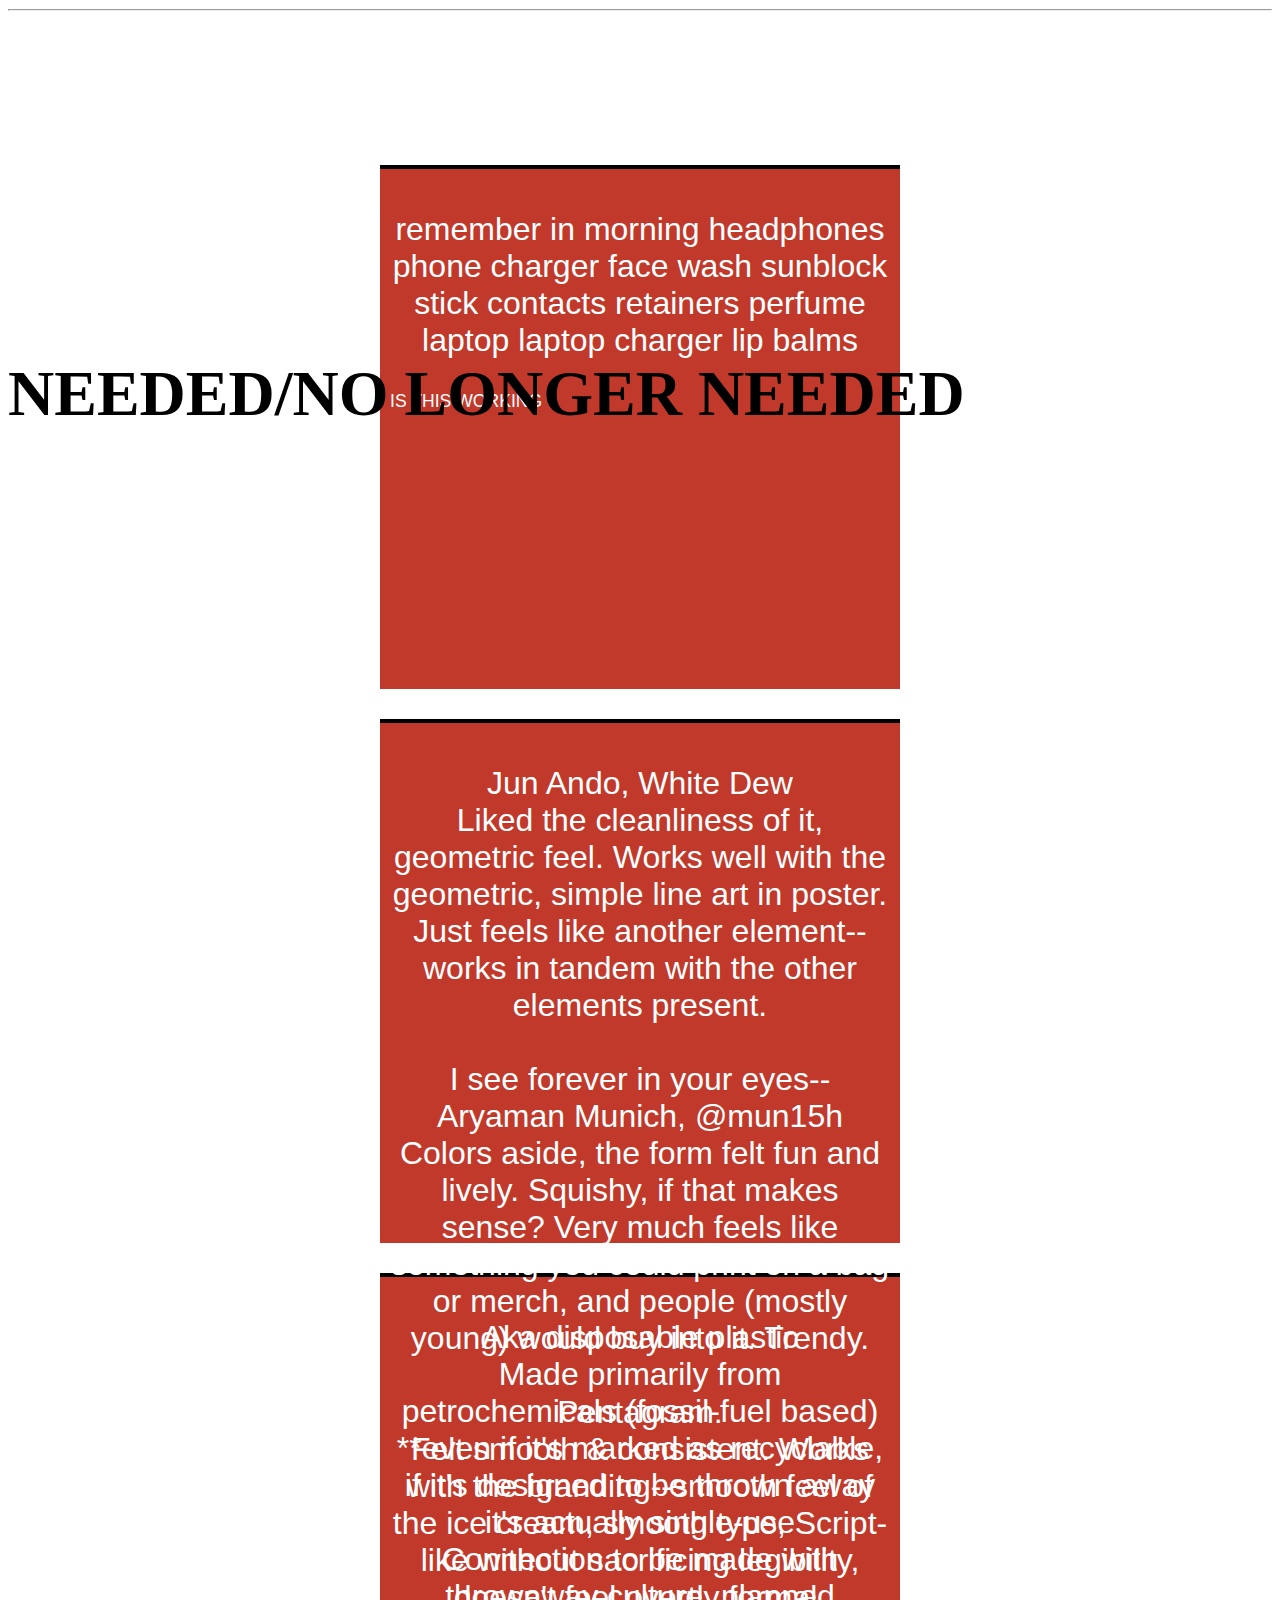
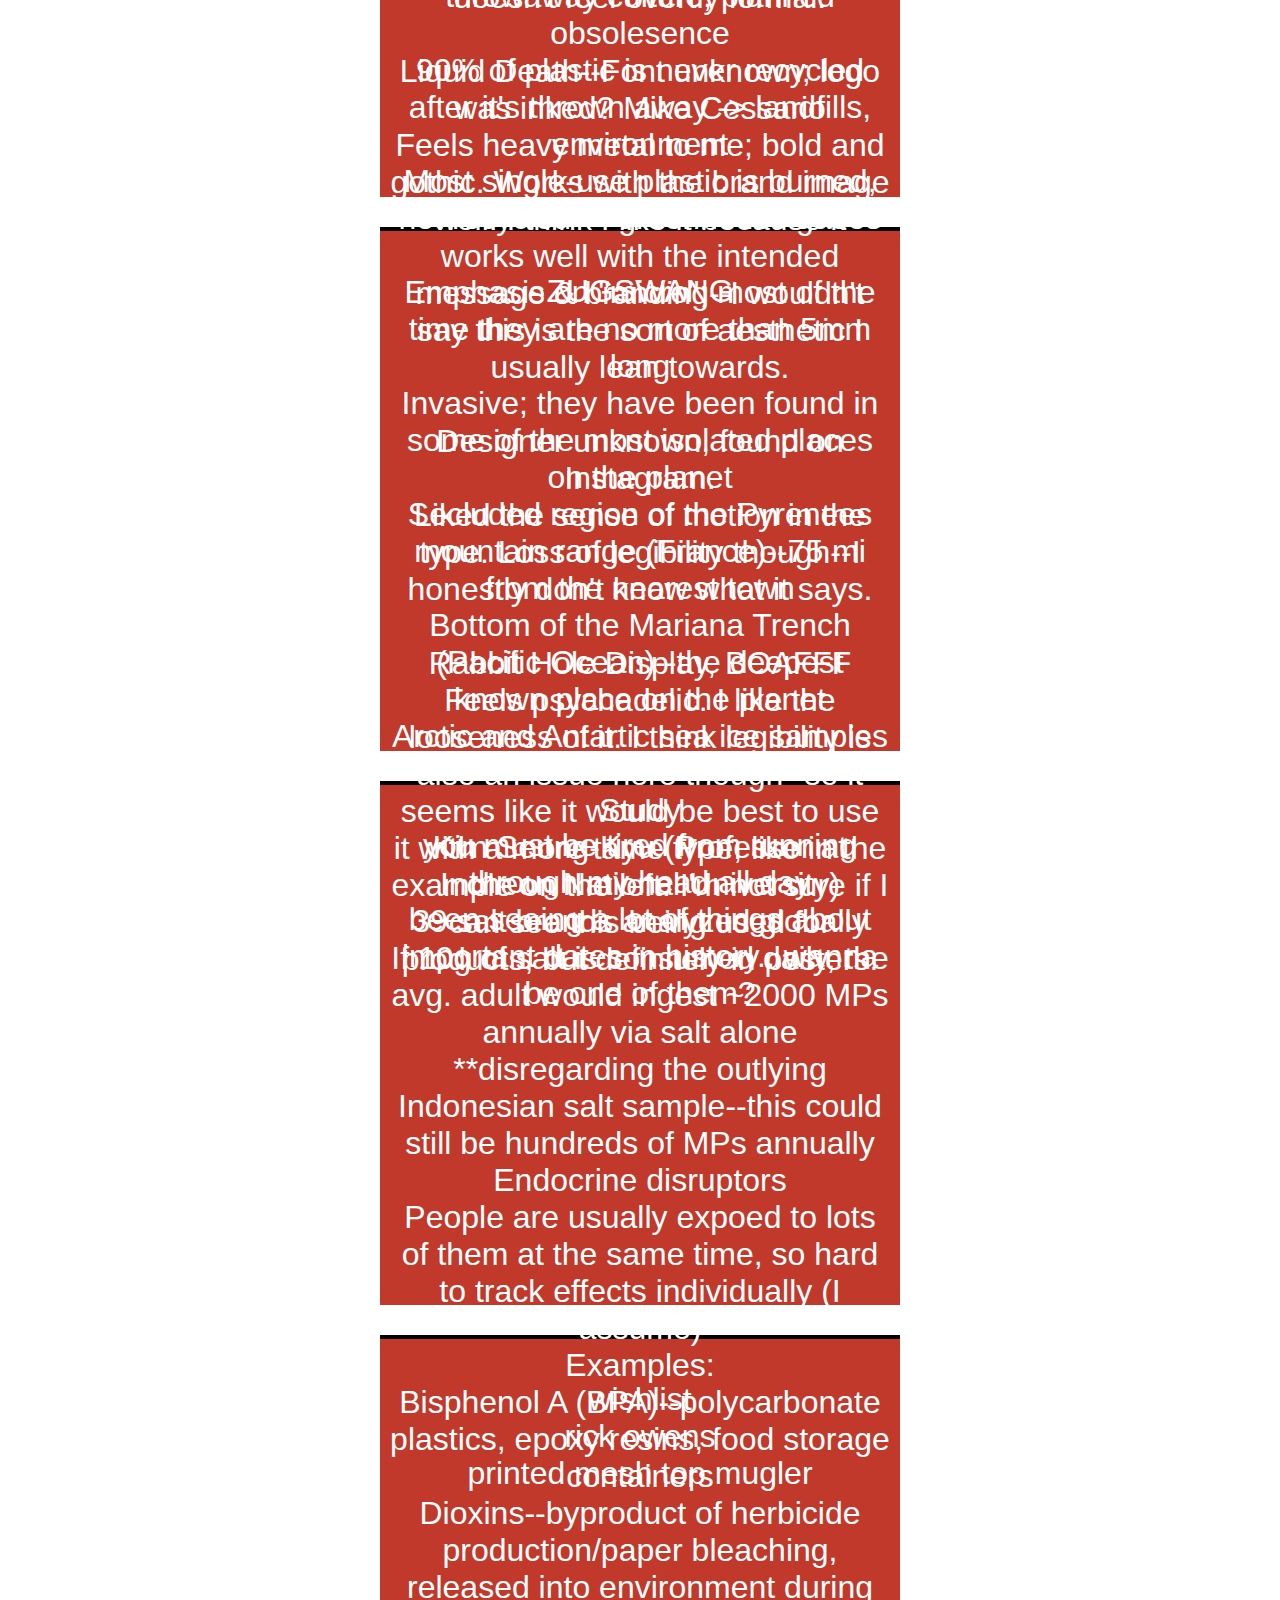
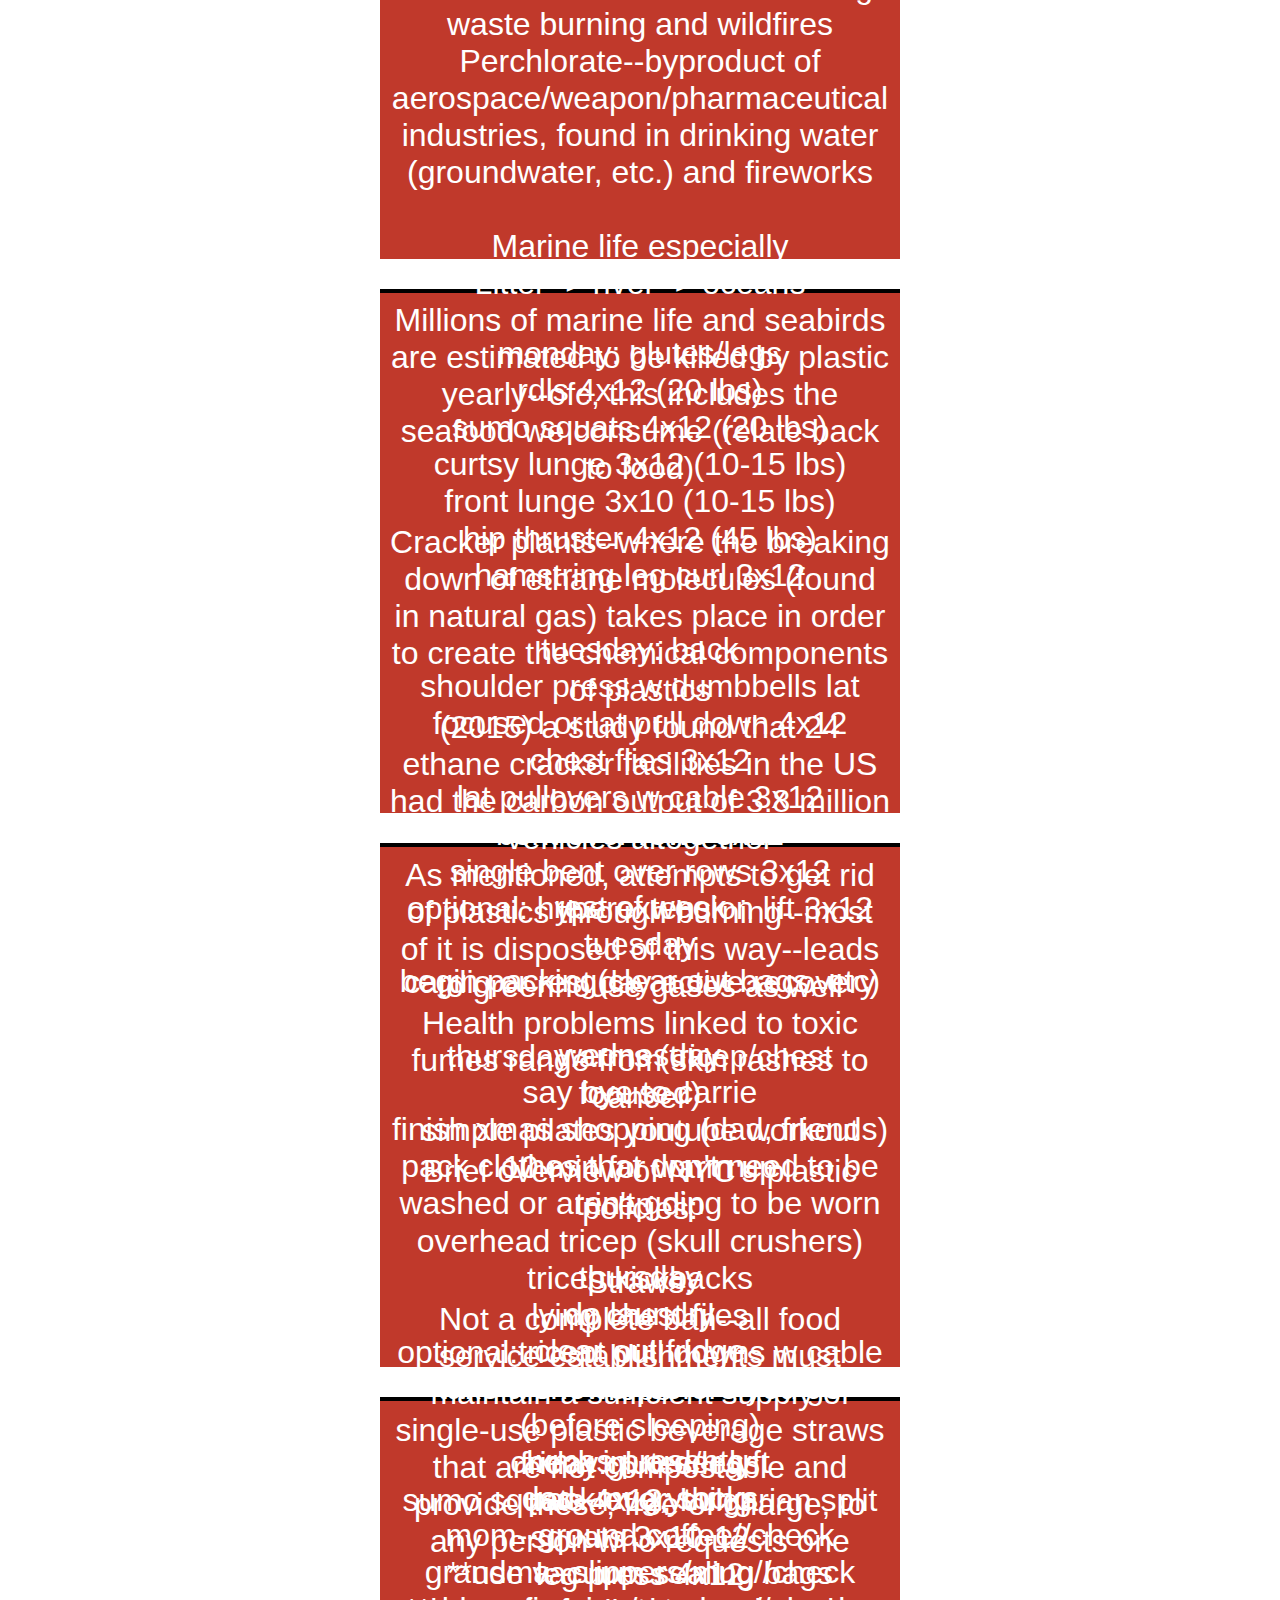
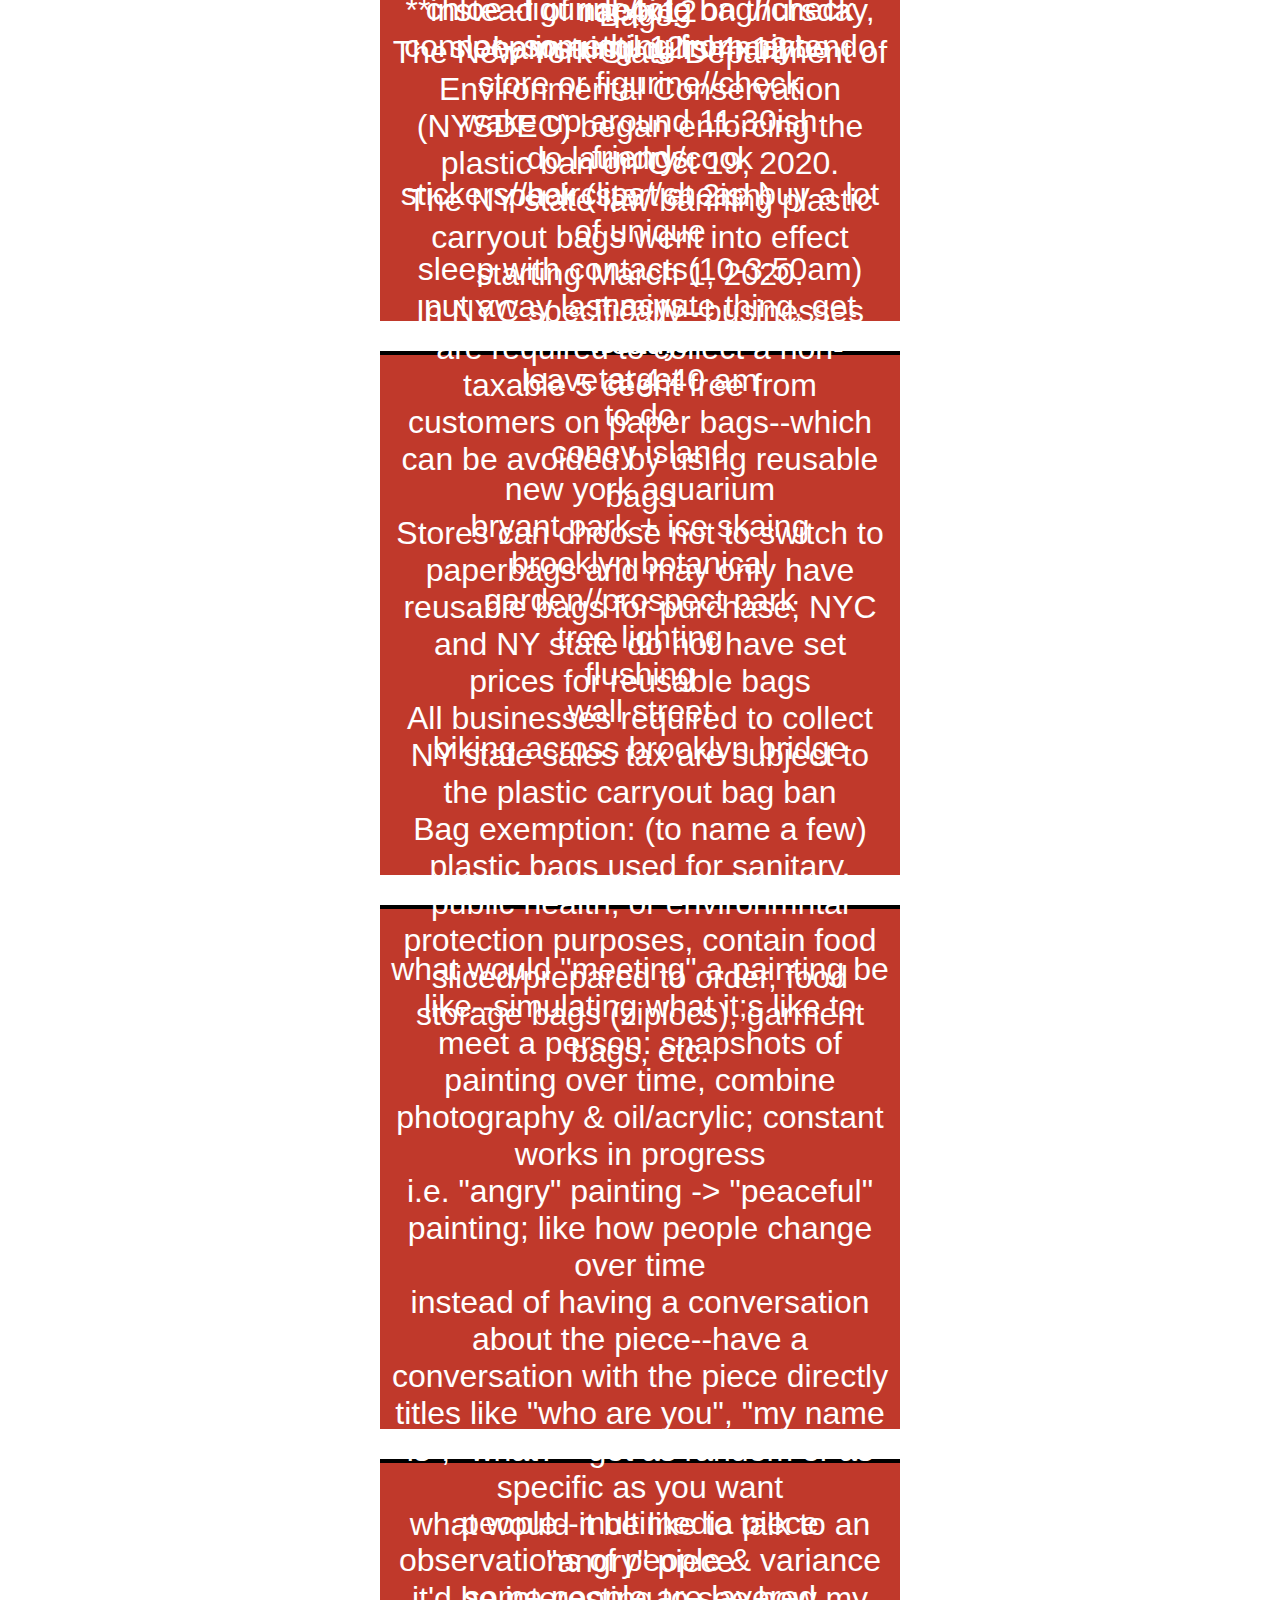
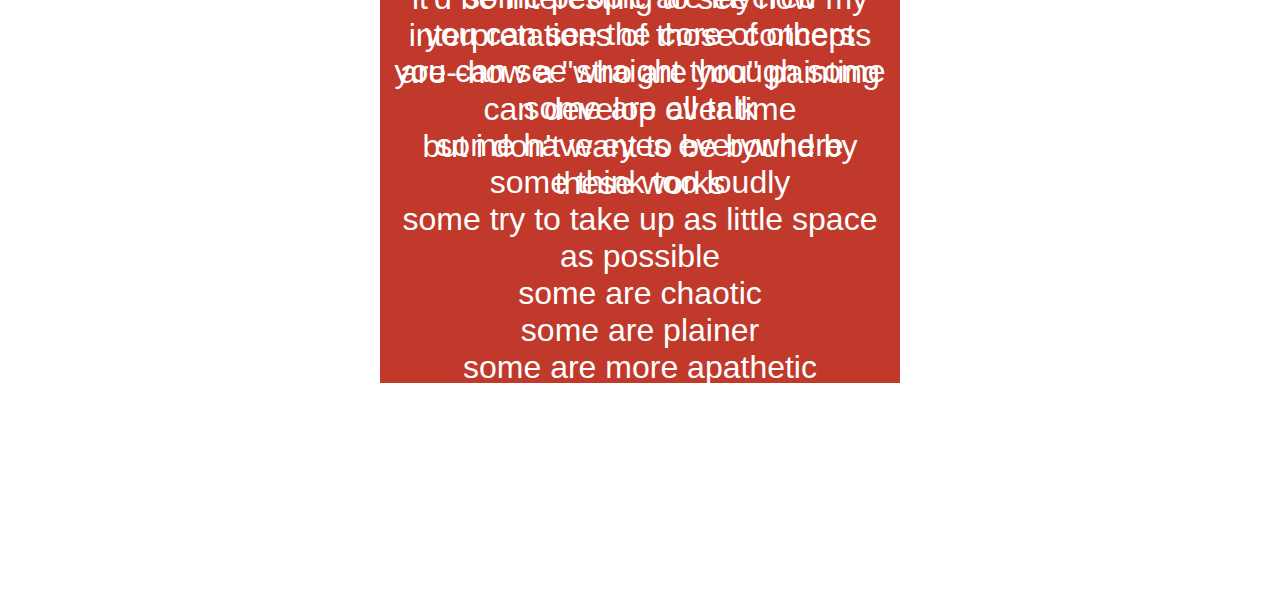
<file: homepage/entries/entry4/index.html>
<!DOCTYPE html>
<html>
    <head>
        <meta charset="UTF-8"/>
        <meta name="viewpoint" content=""width=device-width, initial-scale="1.0">
        <title> ENTRY 4 </title>
        <link rel="stylesheet" href="style.css">


<body>
    <h1>NEEDED/NO LONGER NEEDED</h1>
    <hr>

<br>
<p class="note">Hover over the element to start its shape animation. <span style="color:red"></span></p>
<div class="element">
  <p>
    remember in morning headphones phone charger face wash sunblock stick contacts retainers perfume laptop laptop charger lip balms
  </p>
  IS THIS WORKING
</div>

<div class="element">
    <p>
        Jun Ando, White Dew <br> Liked the cleanliness of it, geometric feel. Works well with the geometric, simple line art in poster. Just feels like another element--works in tandem with the other elements present. <br><br> I see forever in your eyes--Aryaman Munich, @mun15h <br> Colors aside, the form felt fun and lively. Squishy, if that makes sense? Very much feels like something you could print on a bag or merch, and people (mostly young) would buy into it. Trendy. <br><br> Pentagram. <br> Felt smooth & consistent. Works with the branding--smooth feel of the ice cream, smooth type, Script-like without sacrificing legibility, doesn't feel overtly formal. <br><br> Liquid Death--Font unknown; logo was inked? Mike Cessario<br>Feels heavy metal to me; bold and gothic. Works with the brand image well. I think I like it because it works well with the intended message & branding--I wouldn't say this is the sort of aesthetic I usually lean towards. <br><br>Designer unknown, found on Instagram.<br>Liked the sense of motion in the type. Loss of legibility though--I honestly don't know what it says. <br><br>Rabbit Hole Display, BOAFFF<br>Feels psychadelic. I like the looseness of it. I think legibility is also an issue here though--so it seems like it would be best to use it with a more tame type, like in the example on the left. I'm not sure if I can see this being used for products, but definitely in posters.
    </p>
</div>

<div class="element">
    <p>
        Aka disposable plastic <br> Made primarily from petrochemicals (fossil-fuel based)<br>**even if it's marked as recyclable, if it's designed to be thrown away it's actually single-use<br>Connection to be made with throwaway culture, planned obsolesence<br>90% of plastic is never recycled after it's thrown away -> landfills, environment<br>Most single-use plastic is burned, not recycled -> greenhouse gases <br><br> Emphasis on "micro"; most of the time they are no more than 5mm long<br>Invasive; they have been found in some of the most isolated places on the planet <br> Secluded region of the Pyrenees mountain range (France)--75 mi from the nearest town <br> Bottom of the Mariana Trench (Pacific Ocean)--the deepest known place on the planet<br>Arctic and Antartic sea ice samples<br><br>Study<br>Kim Seung-Kyu (Professor at Incheon National University)<br>39 salt brands analyzed globally <br>If 10g of salt is consumed daily, the avg. adult would ingest ~2000 MPs annually via salt alone<br>**disregarding the outlying Indonesian salt sample--this could still be hundreds of MPs annually <br>Endocrine disruptors <br> People are usually expoed to lots of them at the same time, so hard to track effects individually (I assume) <br> Examples: <br> Bisphenol A (BPA)--polycarbonate plastics, epoxy resins, food storage containers<br>Dioxins--byproduct of herbicide production/paper bleaching, released into environment during waste burning and wildfires<br>Perchlorate--byproduct of aerospace/weapon/pharmaceutical industries, found in drinking water (groundwater, etc.) and fireworks<br><br>Marine life especially<br>Litter -> river -> oceans<br>Millions of marine life and seabirds are estimated to be killed by plastic yearly--ofc, this includes the seafood we consume (relate back to food)<br><br>Cracker plants--where the breaking down of ethane molecules (found in natural gas) takes place in order to create the chemical components of plastics<br>(2015) a study found that 24 ethane cracker facilities in the US had the carbon output of 3.8 million vehicles altogether<br>As mentioned, attempts to get rid of plastics through burning--most of it is disposed of this way--leads to greenhouse gases as well<br>Health problems linked to toxic fumes range from skin rashes to cancer<br><br>Brief overview of NYC's plastic policies:<br><br>Straws:<br>Not a complete ban--all food service establishments must maintain a sufficient supply of single-use plastic beverage straws that are not compostable and provide these, free of charge, to any person who requests one<br><br>Bags:<br>The New York State Department of Environmental Conservation (NYSDEC) began enforcing the plastic ban on Oct 19, 2020.<br>The NY state law banning plastic carryout bags went into effect starting March 1, 2020.<br>In NYC specifically--businesses are required to collect a non-taxable 5 ceent free from customers on paper bags--which can be avoided by using reusable bags<br>Stores can choose not to switch to paperbags and may only have reusable bags for purchase; NYC and NY state do not have set prices for reusable bags <br>All businesses required to collect NY state sales tax are subject to the plastic carryout bag ban<br>Bag exemption: (to name a few) plastic bags used for sanitary, public health, or environmntal protection purposes, contain food sliced/prepared to order, food storage bags (ziplocs), garment bags, etc.
    </p>
</div>

<div class="element">
    <p>
        ZUGSWANG
    </p>
</div>

<div class="element">
    <p>
        you must be tired from running through my head all day <br> been seeing a lot of things about important dates in history...wanna be one of them?
    </p>
</div>

<div class="element">
    <p>
        wishlist <br> rick owens <br> printed mesh top mugler
    </p>
</div>

<div class="element">
    <p>
        monday: glutes/legs <br> rdls 4x12 (20 lbs) <br> sumo squats 4x12 (20 lbs) <br> curtsy lunge 3x12 (10-15 lbs)<br>front lunge 3x10 (10-15 lbs)<br>hip thruster 4x12 (45 lbs)<br>hamstring leg curl 3x12<br><br>tuesday: back<br>shoulder press w dumbbells lat focused or lat pull down 4x12<br>chest flies 3x12<br>lat pullovers w cable 3x12<br>bent over rows 3x12<br>single bent over rows 3x12<br>optional: hyperextension lift 3x12<br><br>cardio or rest day active recovery<br><br>thursday:arms (tricep/chest focused)<br>simple pilates youtube workout<br>10 min for warm up <br>tricep dip<br>overhead tricep (skull crushers) <br>tricep kickbacks<br>lying chest files<br>optional:tricept pull downs w cable rope<br><br>friday:glutes/legs<br>sumo squats 4x12; bulgarian split squats 3x10-12<br>leg press 4x12<br>rdl 4x12<br>hamstring culrs 4x12
    </p>
</div>

<div class="element">
    <p>
        rest of week<br>tuesday<br>begin packing(clear out bags, etc)<br><br>wednesday<br>say bye to carrie<br>finish xmas shopping (dad, friends)<br>pack clothes that don't need to be washed or aren't going to be worn<br><br>thursday<br>do laundry<br>clear out fridge<br>take a shower before you go (before sleeping)<br>check in, order lyft<br>pack everything<br><br>**use vacuum sealing bags<br>**instead of napping on thursday, sleep in--until 12ish maybe<br><br>wake up around 11:30ish<br>do laundry/cook<br>pack (start at 2ish)<br><br>sleep with contacts(10-3:50am)<br>put away last minute thing, get ready<br>leave at 4:40 am
    </p>
</div>

<div class="element">
    <p>
        xmas presents<br>dad--mug, socks<br>mom--ground coffee//check<br>grandma--slippers/mug//check<br>chloe--figurine/tote bag//check<br>connor--something from nintendo store or figurine//check<br><br>friends<br>stickers//hairclips//cheap buy a lot of unique<br><br>macys<br>tesolife<br>target
    </p>
</div>

<div class="element">
    <p>
        to do<br>coney island<br>new york aquarium<br>bryant park + ice skaing<br>brooklyn botanical garden//prospect park<br>tree lighting<br>flushing<br>wall street<br>biking across brooklyn bridge
    </p>
</div>

<div class="element">
    <p>
        what would "meeting" a painting be like--simulating what it;s like to meet a person: snapshots of painting over time, combine photography & oil/acrylic; constant works in progress <br>i.e. "angry" painting -> "peaceful" painting; like how people change over time <br> instead of having a conversation about the piece--have a conversation with the piece directly<br>titles like "who are you", "my name is", "what?"--get as random or as specific as you want<br>what would it be like to talk to an "angry" piece<br>it'd be interesting to see how my interpretations of those concepts are--how a "who are you" painting can develop over time<br>but i don't want to be bound by these works
    </p>
</div>

<div class="element">
    <p>
        people--multimedia piece<br>observations of people & variance<br>some people are layered<br>you can see the core of others<br>you can see straight through some<br>some are all talk<br>some have eyes everywhere<br>some think too loudly<br>some try to take up as little space as possible<br>some are chaotic<br>some are plainer<br>some are more apathetic<br>some care too much<br>some are anxious<br>some are relaxed<br>some relay their pain externally<br>some scream quietly inside<br>all are mixtures
    </p>
</div>

</body>
</html>
</file>
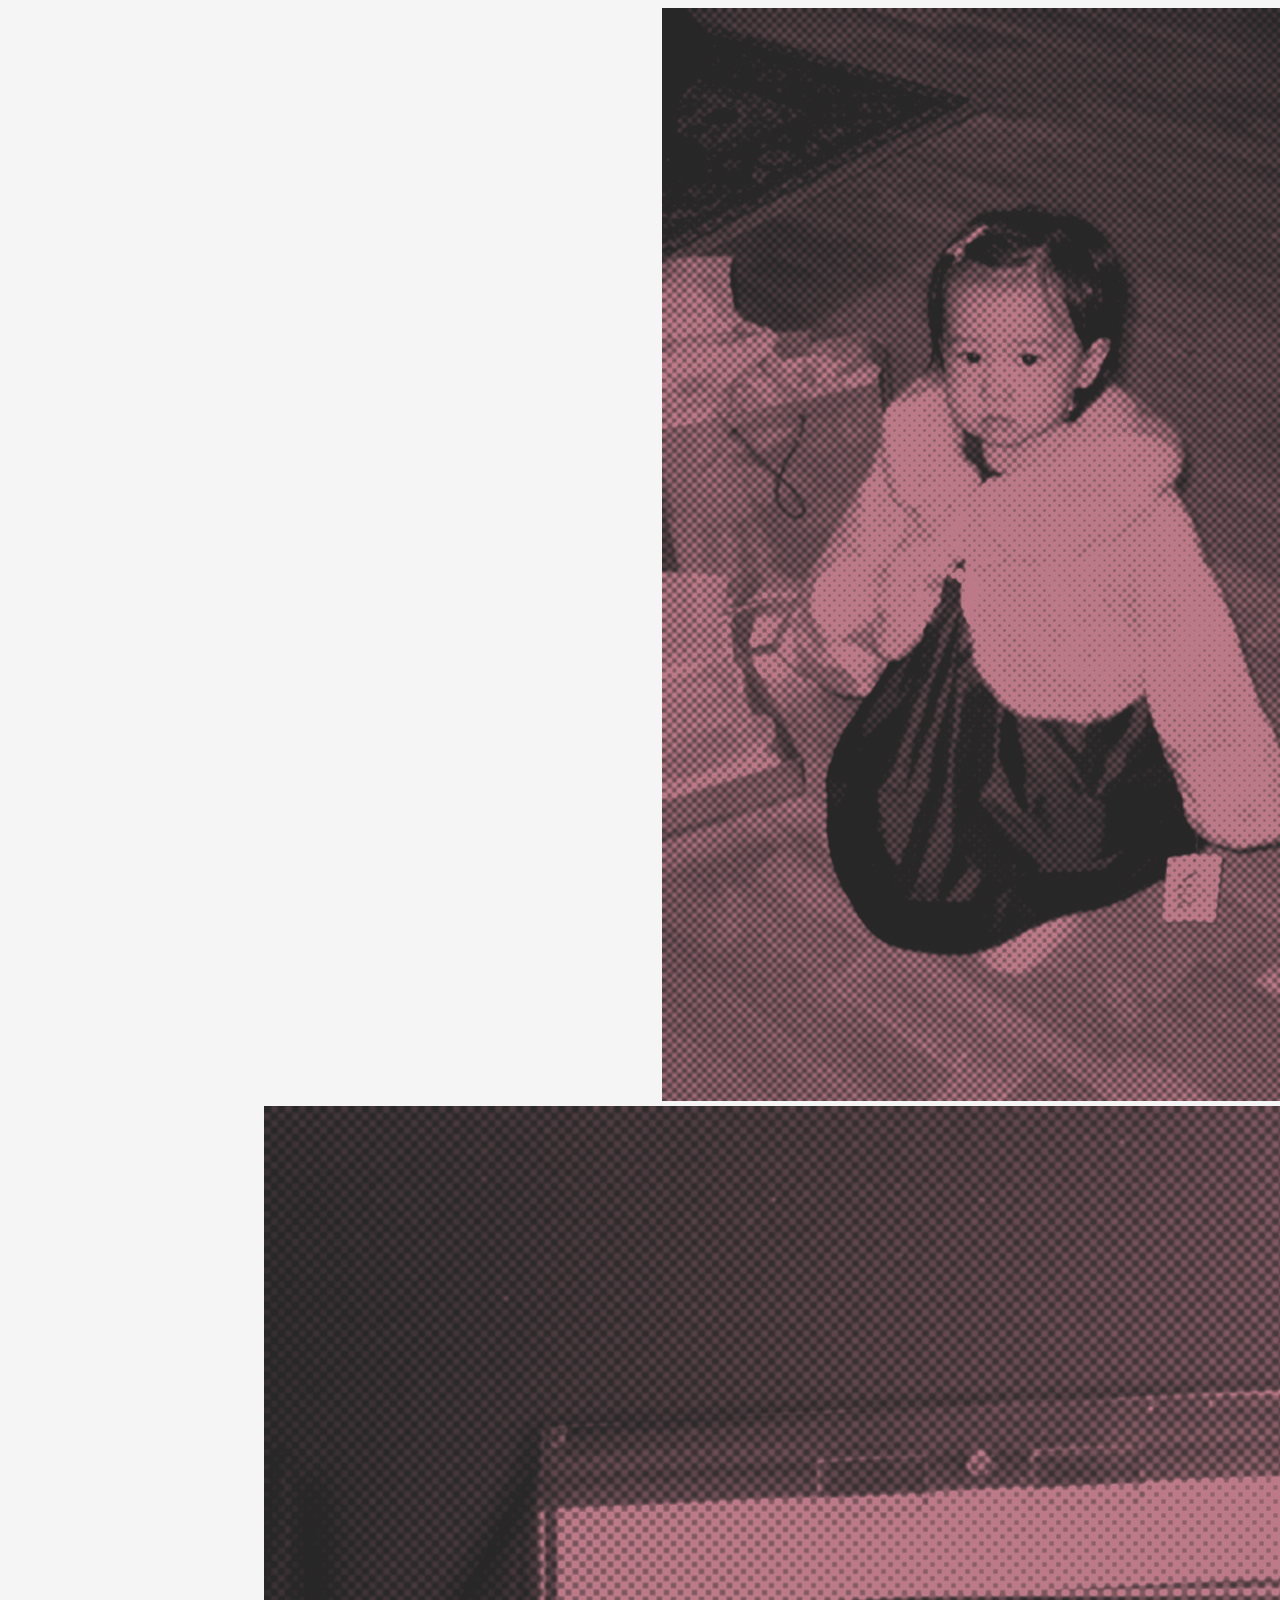
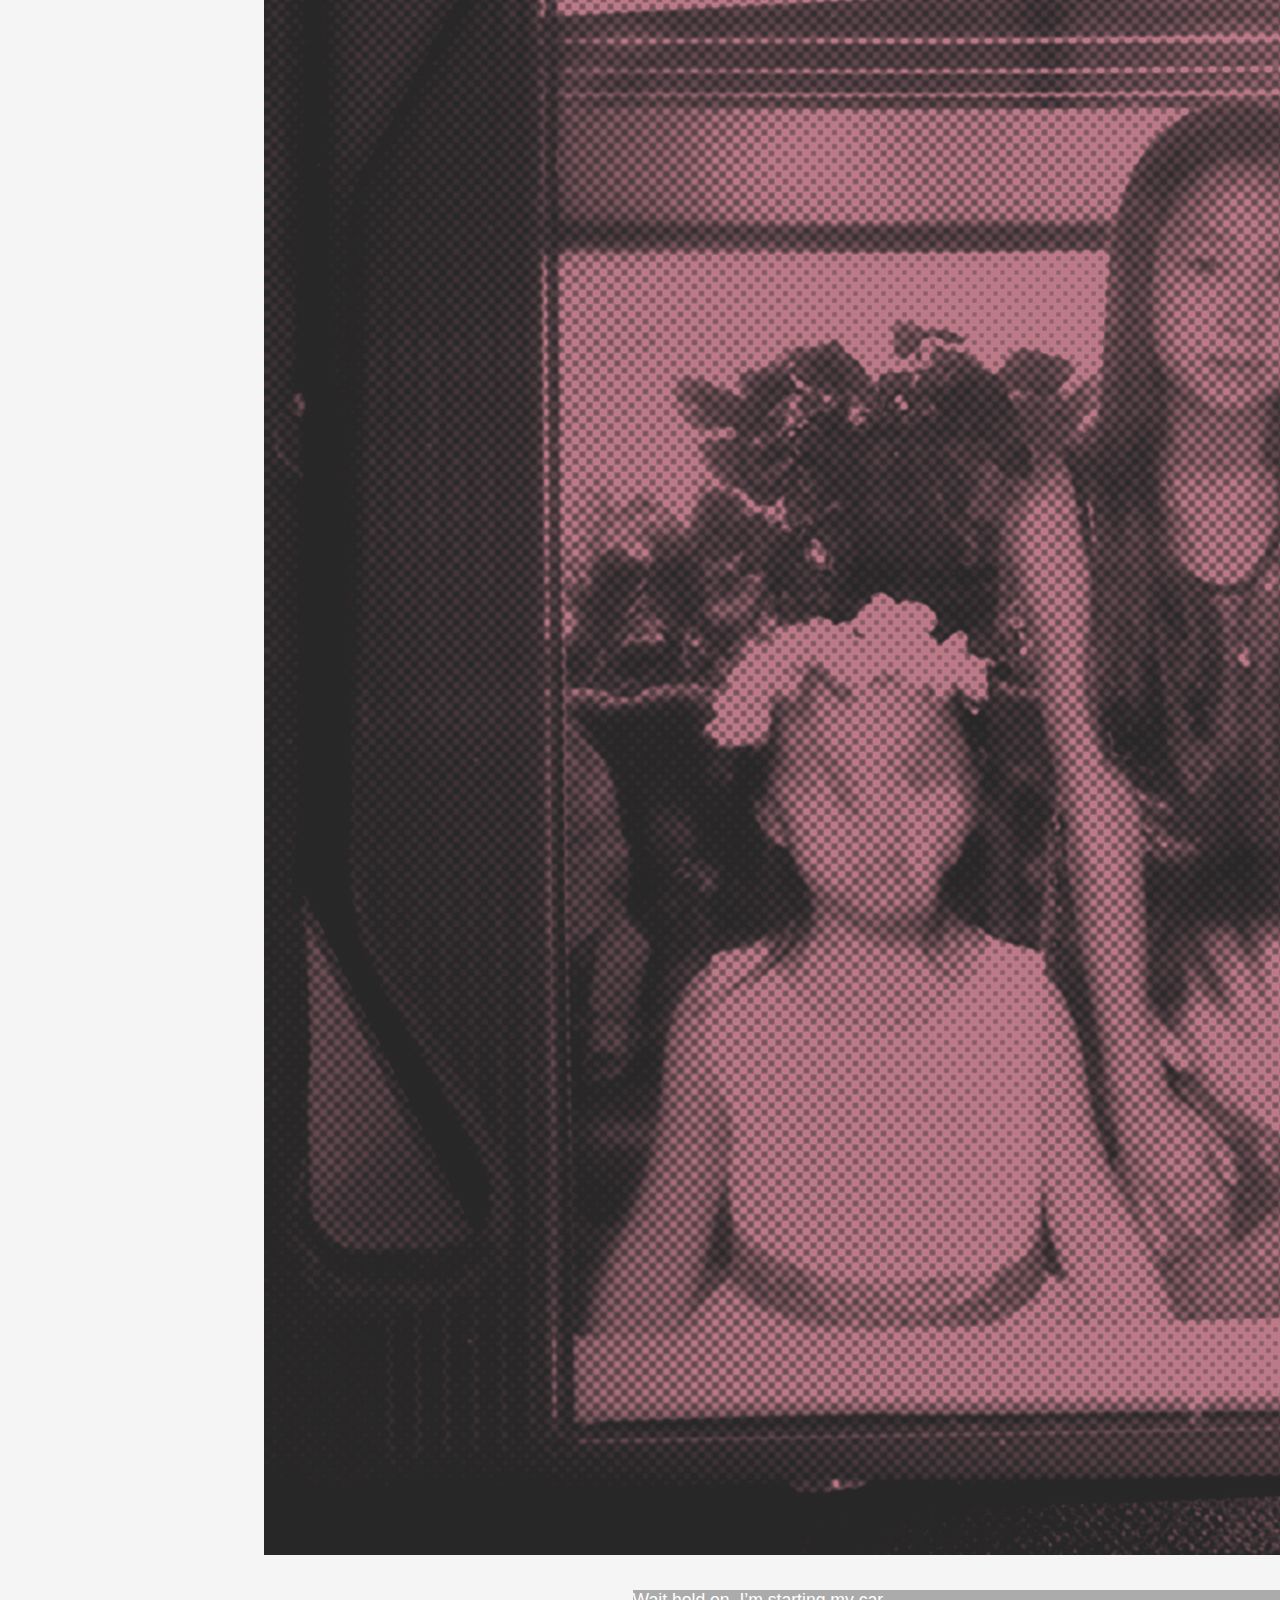
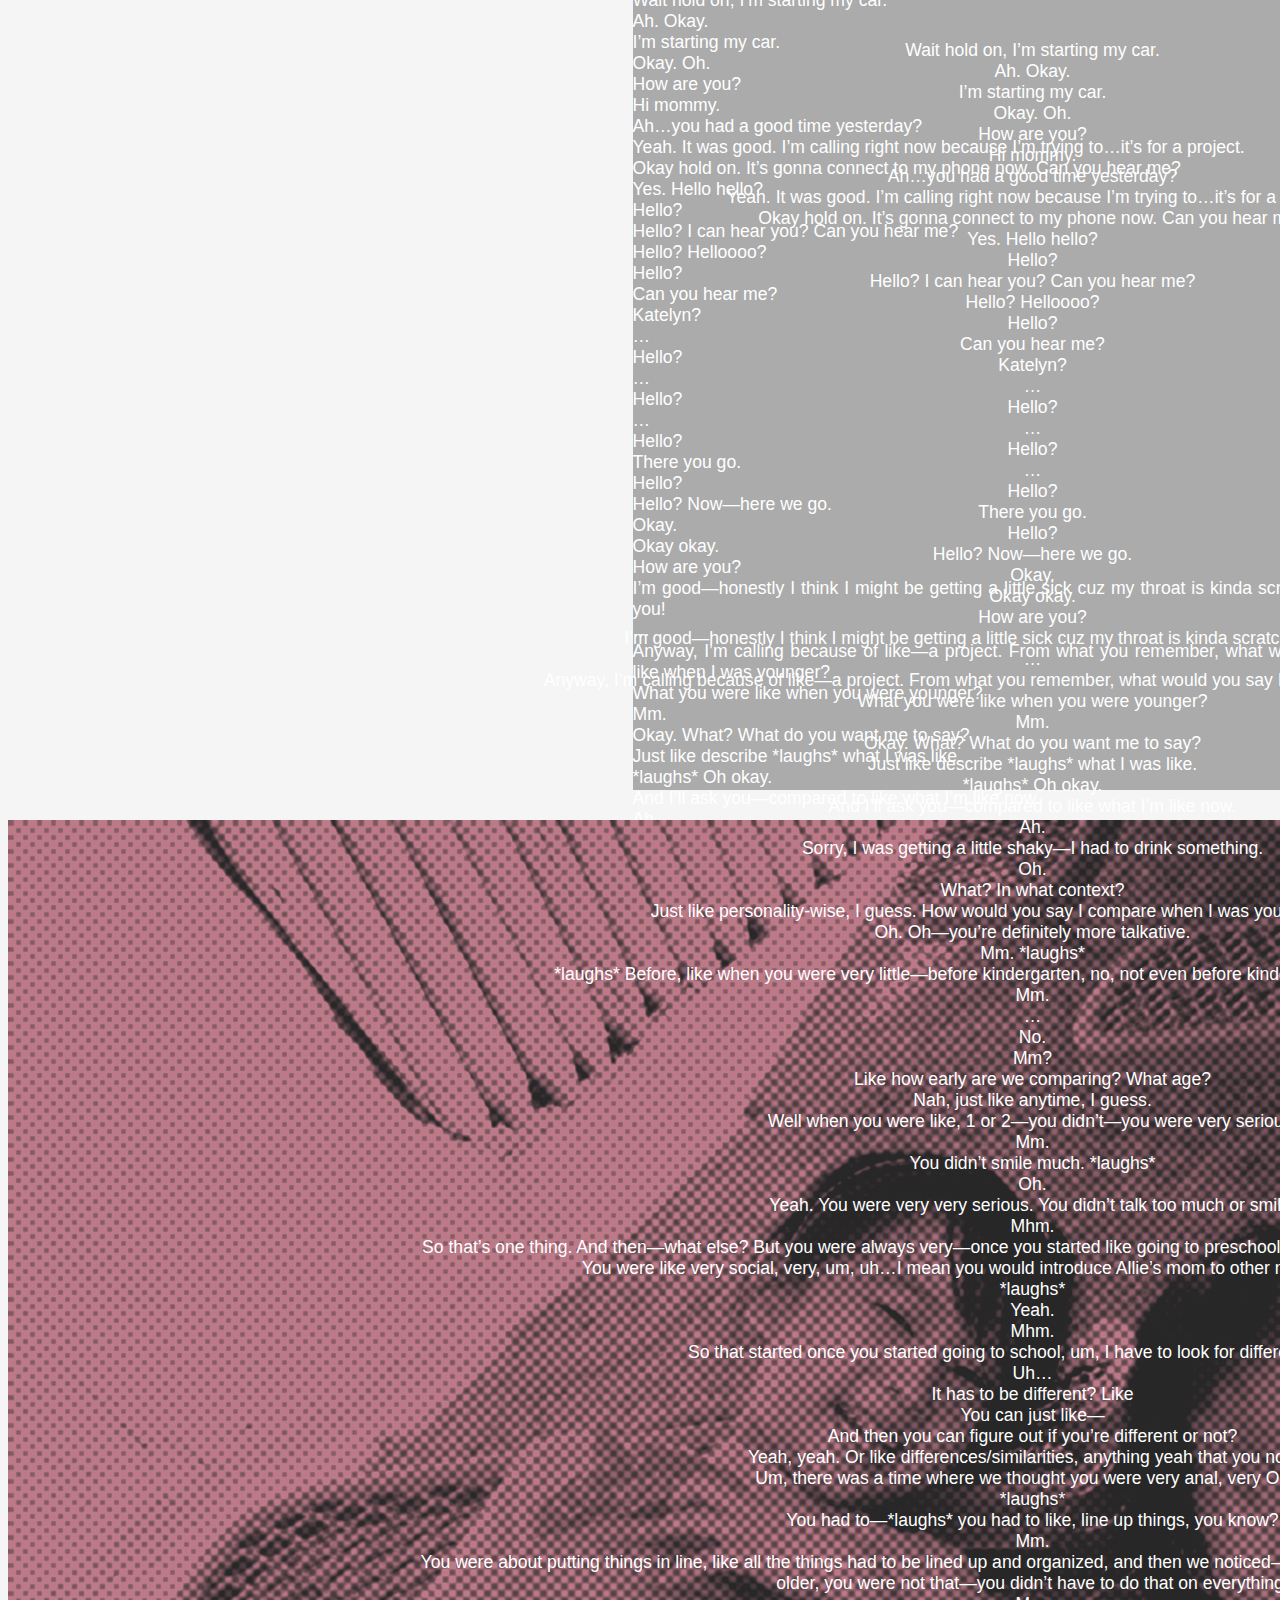
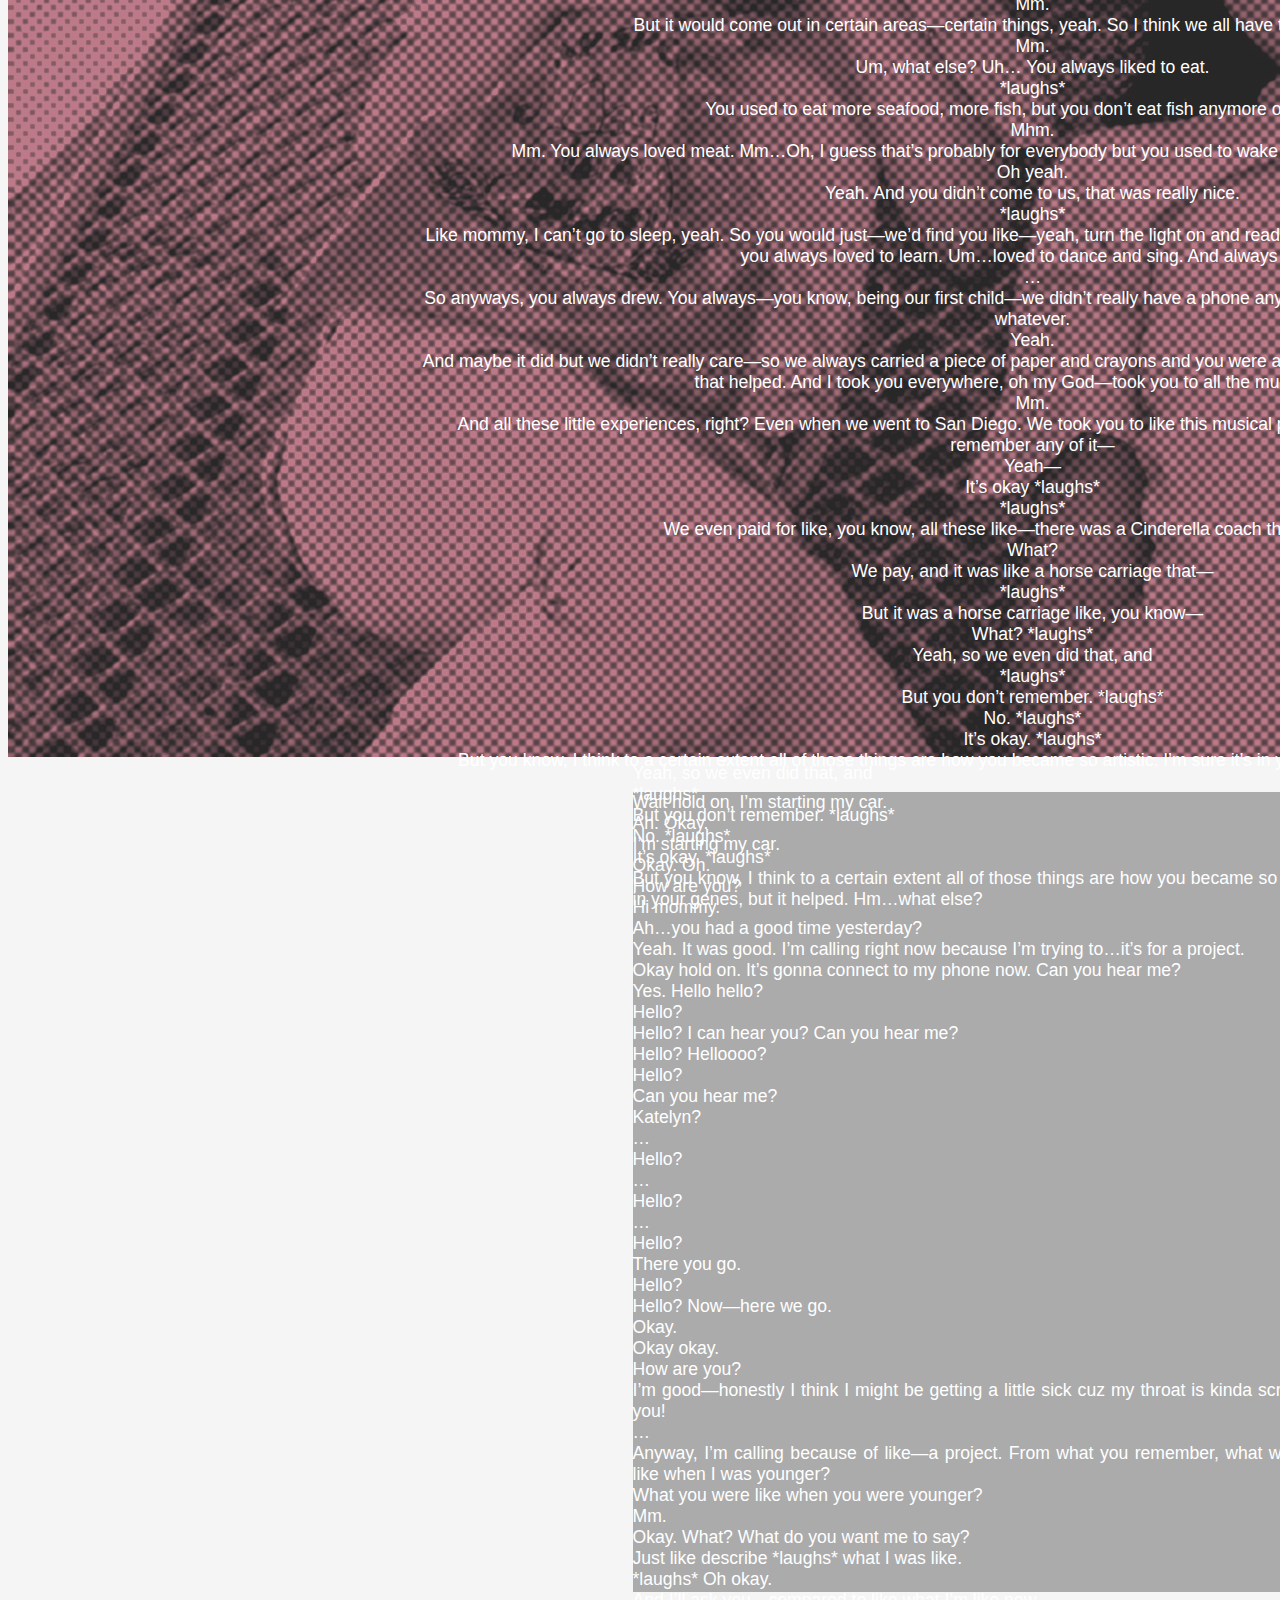
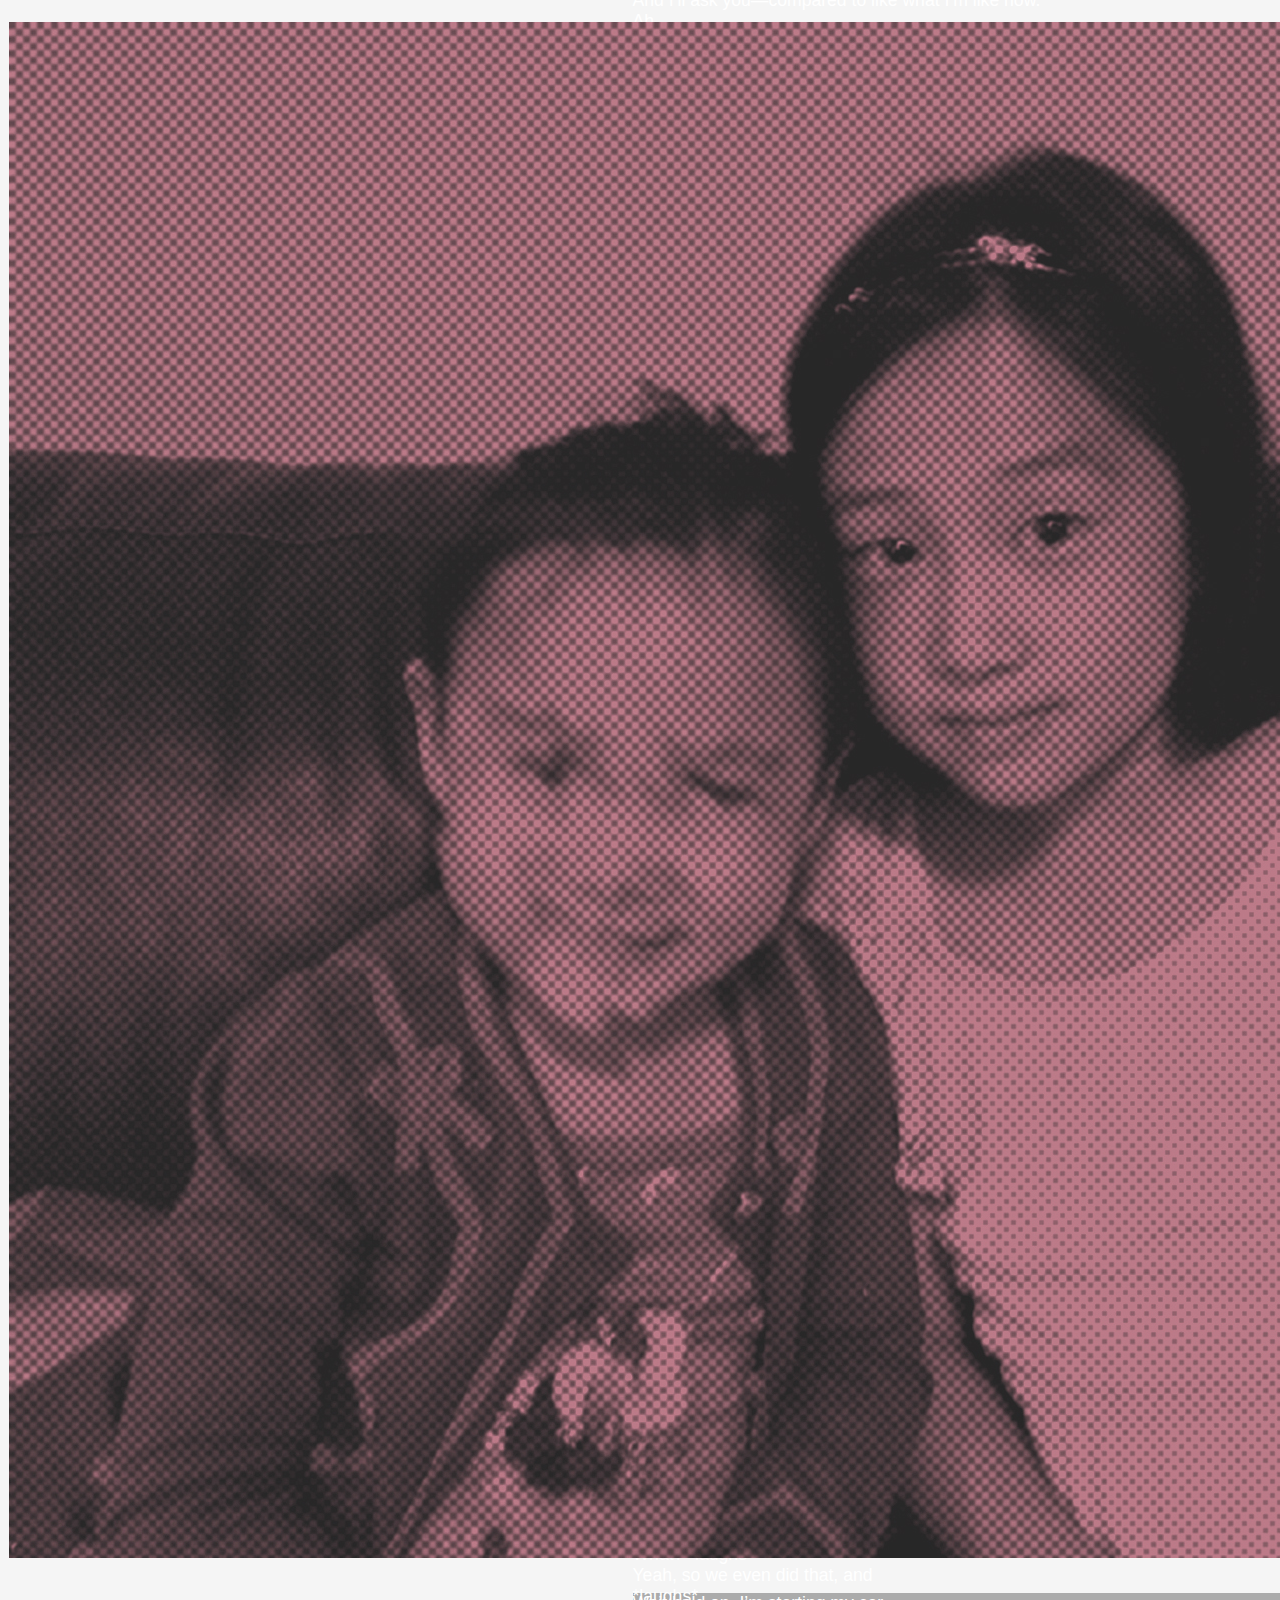
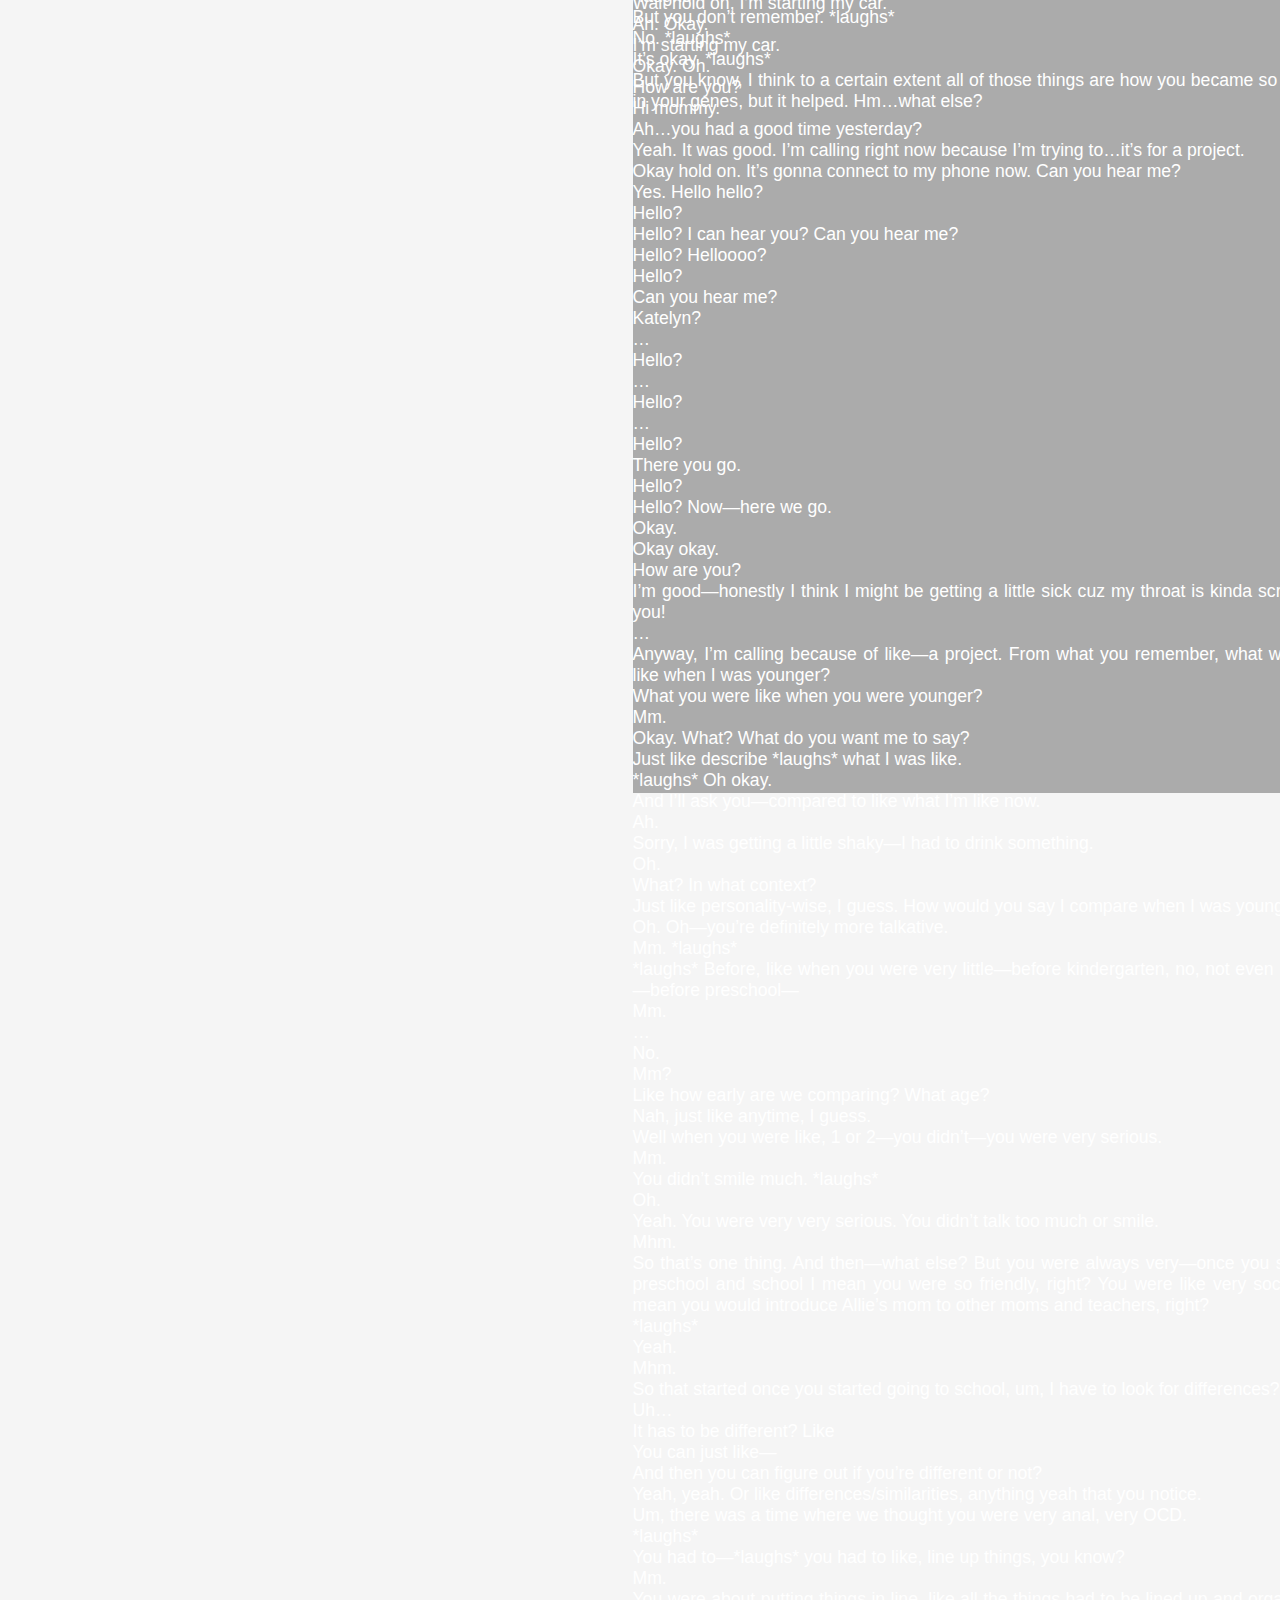
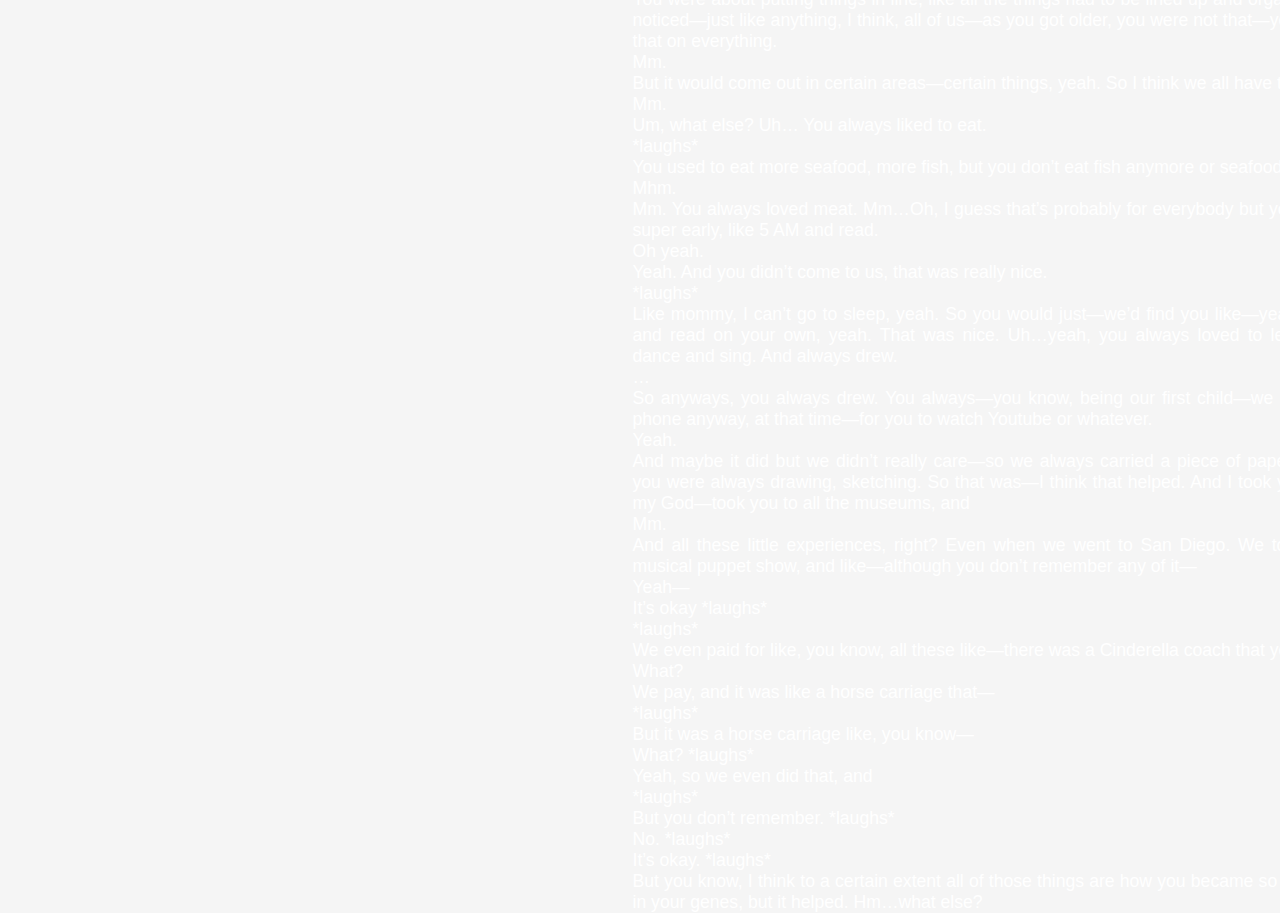
<file: homepage/entries/entry5/index.html>
<!DOCTYPE html>
<html>
    <head>
        <meta charset="UTF-8"/>
        <meta name="viewpoint" content=""width=device-width, initial-scale="1.0">
        <title> ENTRY 5 </title>
        <link rel="stylesheet" href="style.css">


<div class="container">
    <img src="imgs/me_1.jpg" alt="me_1"/> 
    <div class="element">
        Wait hold on, I’m starting my car. <br>
        Ah. Okay.<br>
        I’m starting my car.<br>
        Okay. Oh.<br>
        How are you?<br>
        Hi mommy.<br>
        Ah…you had a good time yesterday?<br>
        Yeah. It was good. I’m calling right now because I’m trying to…it’s for a project.<br>
        Okay hold on. It’s gonna connect to my phone now. Can you hear me?<br>
        Yes. Hello hello?<br>
        Hello?<br>
        Hello? I can hear you? Can you hear me?<br>
        Hello? Helloooo?<br>
        Hello?<br>
        Can you hear me?<br>
        Katelyn?<br>
        …<br>
        Hello?<br>
        …<br>
        Hello?<br>
        …<br>
        Hello?<br>
        There you go.<br>
        Hello?<br>
        Hello? Now—here we go.<br>
        Okay.<br>
        Okay okay.<br>
        How are you?<br>
        I’m good—honestly I think I might be getting a little sick cuz my throat is kinda scratchy but.. // I miss you!<br>
        …<br>
        Anyway, I’m calling because of like—a project. From what you remember, what would you say I was like when I was younger?<br>
        What you were like when you were younger?<br>
        Mm.<br>
        Okay. What? What do you want me to say?<br>
        Just like describe *laughs* what I was like.<br>
        *laughs* Oh okay.<br>
        And I’ll ask you—compared to like what I’m like now.<br>
        Ah.<br>
        Sorry, I was getting a little shaky—I had to drink something.<br>
        Oh.<br>
        What? In what context?<br>
        Just like personality-wise, I guess. How would you say I compare when I was younger to like, now.<br>
        Oh. Oh—you’re definitely more talkative.<br>  
        Mm. *laughs*<br>
        *laughs* Before, like when you were very little—before kindergarten, no, not even before kindergarten—before preschool—<br>
        Mm.<br>
        …<br>
        No.<br>
        Mm?<br>
        Like how early are we comparing? What age?<br>
        Nah, just like anytime, I guess.<br>
        Well when you were like, 1 or 2—you didn’t—you were very serious.<br>
        Mm.<br>
        You didn’t smile much. *laughs*<br>
        Oh.<br>
        Yeah. You were very very serious. You didn’t talk too much or smile.<br>
        Mhm.<br>
        So that’s one thing. And then—what else? But you were always very—once you started like going to preschool and school I mean you were so friendly, right? You were like very social, very, um, uh…I mean you would introduce Allie’s mom to other moms and teachers, right?<br>
        *laughs*<br>   
        Yeah.<br>
        Mhm.<br>
        So that started once you started going to school, um, I have to look for differences? Or—<br>
        Uh…<br>
        It has to be different? Like<br>
        You can just like—<br>
        And then you can figure out if you’re different or not?<br>
        Yeah, yeah. Or like differences/similarities, anything yeah that you notice.<br>
        Um, there was a time where we thought you were very anal, very OCD.<br>
        *laughs*<br>
        You had to—*laughs* you had to like, line up things, you know?<br>
        Mm.<br>
        You were about putting things in line, like all the things had to be lined up and organized, and then we noticed—just like anything, I think, all of us—as you got older, you were not that—you didn’t have to do that on everything.<br>
        Mm.<br>
        But it would come out in certain areas—certain things, yeah. So I think we all have that, yeah. All of us.<br>
        Mm.<br>
        Um, what else? Uh… You always liked to eat.<br>
        *laughs*<br>
        You used to eat more seafood, more fish, but you don’t eat fish anymore or seafood.<br>
        Mhm.<br>
        Mm. You always loved meat. Mm…Oh, I guess that’s probably for everybody but you used to wake up super early, like 5 AM and read.<br>
        Oh yeah.<br>
        Yeah. And you didn’t come to us, that was really nice.<br>
        *laughs*<br>
        Like mommy, I can’t go to sleep, yeah. So you would just—we’d find you like—yeah, turn the light on and read on your own, yeah. That was nice. Uh…yeah, you always loved to learn. Um…loved to dance and sing. And always drew.<br>
        …<br>
        So anyways, you always drew. You always—you know, being our first child—we didn’t really have a phone anyway, at that time—for you to watch Youtube or whatever.<br>
        Yeah.<br>
        And maybe it did but we didn’t really care—so we always carried a piece of paper and crayons and you were always drawing, sketching. So that was—I think that helped. And I took you everywhere, oh my God—took you to all the museums, and<br>
        Mm.<br>
        And all these little experiences, right? Even when we went to San Diego. We took you to like this musical puppet show, and like—although you don’t remember any of it—<br>
        Yeah—<br>
        It’s okay *laughs*<br>
        *laughs*<br>
        We even paid for like, you know, all these like—there was a Cinderella coach that you can ride.<br>
        What?<br>
        We pay, and it was like a horse carriage that—<br>
        *laughs*<br>
        But it was a horse carriage like, you know—<br>
        What? *laughs*<br>
        Yeah, so we even did that, and<br>
        *laughs*<br>
        But you don’t remember. *laughs*<br>
        No. *laughs*<br>
        It’s okay. *laughs*<br>
        But you know, I think to a certain extent all of those things are how you became so artistic. I’m sure it’s in your genes, but it helped. Hm…what else?<br><br>
       
      </div>

      <img src="imgs/me_2.jpg" alt="me_2"/> 
      <div class="element2">
        Wait hold on, I’m starting my car. <br>
        Ah. Okay.<br>
        I’m starting my car.<br>
        Okay. Oh.<br>
        How are you?<br>
        Hi mommy.<br>
        Ah…you had a good time yesterday?<br>
        Yeah. It was good. I’m calling right now because I’m trying to…it’s for a project.<br>
        Okay hold on. It’s gonna connect to my phone now. Can you hear me?<br>
        Yes. Hello hello?<br>
        Hello?<br>
        Hello? I can hear you? Can you hear me?<br>
        Hello? Helloooo?<br>
        Hello?<br>
        Can you hear me?<br>
        Katelyn?<br>
        …<br>
        Hello?<br>
        …<br>
        Hello?<br>
        …<br>
        Hello?<br>
        There you go.<br>
        Hello?<br>
        Hello? Now—here we go.<br>
        Okay.<br>
        Okay okay.<br>
        How are you?<br>
        I’m good—honestly I think I might be getting a little sick cuz my throat is kinda scratchy but.. // I miss you!<br>
        …<br>
        Anyway, I’m calling because of like—a project. From what you remember, what would you say I was like when I was younger?<br>
        What you were like when you were younger?<br>
        Mm.<br>
        Okay. What? What do you want me to say?<br>
        Just like describe *laughs* what I was like.<br>
        *laughs* Oh okay.<br>
        And I’ll ask you—compared to like what I’m like now.<br>
        Ah.<br>
        Sorry, I was getting a little shaky—I had to drink something.<br>
        Oh.<br>
        What? In what context?<br>
        Just like personality-wise, I guess. How would you say I compare when I was younger to like, now.<br>
        Oh. Oh—you’re definitely more talkative.<br>  
        Mm. *laughs*<br>
        *laughs* Before, like when you were very little—before kindergarten, no, not even before kindergarten—before preschool—<br>
        Mm.<br>
        …<br>
        No.<br>
        Mm?<br>
        Like how early are we comparing? What age?<br>
        Nah, just like anytime, I guess.<br>
        Well when you were like, 1 or 2—you didn’t—you were very serious.<br>
        Mm.<br>
        You didn’t smile much. *laughs*<br>
        Oh.<br>
        Yeah. You were very very serious. You didn’t talk too much or smile.<br>
        Mhm.<br>
        So that’s one thing. And then—what else? But you were always very—once you started like going to preschool and school I mean you were so friendly, right? You were like very social, very, um, uh…I mean you would introduce Allie’s mom to other moms and teachers, right?<br>
        *laughs*<br>   
        Yeah.<br>
        Mhm.<br>
        So that started once you started going to school, um, I have to look for differences? Or—<br>
        Uh…<br>
        It has to be different? Like<br>
        You can just like—<br>
        And then you can figure out if you’re different or not?<br>
        Yeah, yeah. Or like differences/similarities, anything yeah that you notice.<br>
        Um, there was a time where we thought you were very anal, very OCD.<br>
        *laughs*<br>
        You had to—*laughs* you had to like, line up things, you know?<br>
        Mm.<br>
        You were about putting things in line, like all the things had to be lined up and organized, and then we noticed—just like anything, I think, all of us—as you got older, you were not that—you didn’t have to do that on everything.<br>
        Mm.<br>
        But it would come out in certain areas—certain things, yeah. So I think we all have that, yeah. All of us.<br>
        Mm.<br>
        Um, what else? Uh… You always liked to eat.<br>
        *laughs*<br>
        You used to eat more seafood, more fish, but you don’t eat fish anymore or seafood.<br>
        Mhm.<br>
        Mm. You always loved meat. Mm…Oh, I guess that’s probably for everybody but you used to wake up super early, like 5 AM and read.<br>
        Oh yeah.<br>
        Yeah. And you didn’t come to us, that was really nice.<br>
        *laughs*<br>
        Like mommy, I can’t go to sleep, yeah. So you would just—we’d find you like—yeah, turn the light on and read on your own, yeah. That was nice. Uh…yeah, you always loved to learn. Um…loved to dance and sing. And always drew.<br>
        …<br>
        So anyways, you always drew. You always—you know, being our first child—we didn’t really have a phone anyway, at that time—for you to watch Youtube or whatever.<br>
        Yeah.<br>
        And maybe it did but we didn’t really care—so we always carried a piece of paper and crayons and you were always drawing, sketching. So that was—I think that helped. And I took you everywhere, oh my God—took you to all the museums, and<br>
        Mm.<br>
        And all these little experiences, right? Even when we went to San Diego. We took you to like this musical puppet show, and like—although you don’t remember any of it—<br>
        Yeah—<br>
        It’s okay *laughs*<br>
        *laughs*<br>
        We even paid for like, you know, all these like—there was a Cinderella coach that you can ride.<br>
        What?<br>
        We pay, and it was like a horse carriage that—<br>
        *laughs*<br>
        But it was a horse carriage like, you know—<br>
        What? *laughs*<br>
        Yeah, so we even did that, and<br>
        *laughs*<br>
        But you don’t remember. *laughs*<br>
        No. *laughs*<br>
        It’s okay. *laughs*<br>
        But you know, I think to a certain extent all of those things are how you became so artistic. I’m sure it’s in your genes, but it helped. Hm…what else?<br><br>
       
      </div>
      <img src="imgs/me_3.jpg" alt="me_3"/> 
      <div class="element3">
        Wait hold on, I’m starting my car. <br>
        Ah. Okay.<br>
        I’m starting my car.<br>
        Okay. Oh.<br>
        How are you?<br>
        Hi mommy.<br>
        Ah…you had a good time yesterday?<br>
        Yeah. It was good. I’m calling right now because I’m trying to…it’s for a project.<br>
        Okay hold on. It’s gonna connect to my phone now. Can you hear me?<br>
        Yes. Hello hello?<br>
        Hello?<br>
        Hello? I can hear you? Can you hear me?<br>
        Hello? Helloooo?<br>
        Hello?<br>
        Can you hear me?<br>
        Katelyn?<br>
        …<br>
        Hello?<br>
        …<br>
        Hello?<br>
        …<br>
        Hello?<br>
        There you go.<br>
        Hello?<br>
        Hello? Now—here we go.<br>
        Okay.<br>
        Okay okay.<br>
        How are you?<br>
        I’m good—honestly I think I might be getting a little sick cuz my throat is kinda scratchy but.. // I miss you!<br>
        …<br>
        Anyway, I’m calling because of like—a project. From what you remember, what would you say I was like when I was younger?<br>
        What you were like when you were younger?<br>
        Mm.<br>
        Okay. What? What do you want me to say?<br>
        Just like describe *laughs* what I was like.<br>
        *laughs* Oh okay.<br>
        And I’ll ask you—compared to like what I’m like now.<br>
        Ah.<br>
        Sorry, I was getting a little shaky—I had to drink something.<br>
        Oh.<br>
        What? In what context?<br>
        Just like personality-wise, I guess. How would you say I compare when I was younger to like, now.<br>
        Oh. Oh—you’re definitely more talkative.<br>  
        Mm. *laughs*<br>
        *laughs* Before, like when you were very little—before kindergarten, no, not even before kindergarten—before preschool—<br>
        Mm.<br>
        …<br>
        No.<br>
        Mm?<br>
        Like how early are we comparing? What age?<br>
        Nah, just like anytime, I guess.<br>
        Well when you were like, 1 or 2—you didn’t—you were very serious.<br>
        Mm.<br>
        You didn’t smile much. *laughs*<br>
        Oh.<br>
        Yeah. You were very very serious. You didn’t talk too much or smile.<br>
        Mhm.<br>
        So that’s one thing. And then—what else? But you were always very—once you started like going to preschool and school I mean you were so friendly, right? You were like very social, very, um, uh…I mean you would introduce Allie’s mom to other moms and teachers, right?<br>
        *laughs*<br>   
        Yeah.<br>
        Mhm.<br>
        So that started once you started going to school, um, I have to look for differences? Or—<br>
        Uh…<br>
        It has to be different? Like<br>
        You can just like—<br>
        And then you can figure out if you’re different or not?<br>
        Yeah, yeah. Or like differences/similarities, anything yeah that you notice.<br>
        Um, there was a time where we thought you were very anal, very OCD.<br>
        *laughs*<br>
        You had to—*laughs* you had to like, line up things, you know?<br>
        Mm.<br>
        You were about putting things in line, like all the things had to be lined up and organized, and then we noticed—just like anything, I think, all of us—as you got older, you were not that—you didn’t have to do that on everything.<br>
        Mm.<br>
        But it would come out in certain areas—certain things, yeah. So I think we all have that, yeah. All of us.<br>
        Mm.<br>
        Um, what else? Uh… You always liked to eat.<br>
        *laughs*<br>
        You used to eat more seafood, more fish, but you don’t eat fish anymore or seafood.<br>
        Mhm.<br>
        Mm. You always loved meat. Mm…Oh, I guess that’s probably for everybody but you used to wake up super early, like 5 AM and read.<br>
        Oh yeah.<br>
        Yeah. And you didn’t come to us, that was really nice.<br>
        *laughs*<br>
        Like mommy, I can’t go to sleep, yeah. So you would just—we’d find you like—yeah, turn the light on and read on your own, yeah. That was nice. Uh…yeah, you always loved to learn. Um…loved to dance and sing. And always drew.<br>
        …<br>
        So anyways, you always drew. You always—you know, being our first child—we didn’t really have a phone anyway, at that time—for you to watch Youtube or whatever.<br>
        Yeah.<br>
        And maybe it did but we didn’t really care—so we always carried a piece of paper and crayons and you were always drawing, sketching. So that was—I think that helped. And I took you everywhere, oh my God—took you to all the museums, and<br>
        Mm.<br>
        And all these little experiences, right? Even when we went to San Diego. We took you to like this musical puppet show, and like—although you don’t remember any of it—<br>
        Yeah—<br>
        It’s okay *laughs*<br>
        *laughs*<br>
        We even paid for like, you know, all these like—there was a Cinderella coach that you can ride.<br>
        What?<br>
        We pay, and it was like a horse carriage that—<br>
        *laughs*<br>
        But it was a horse carriage like, you know—<br>
        What? *laughs*<br>
        Yeah, so we even did that, and<br>
        *laughs*<br>
        But you don’t remember. *laughs*<br>
        No. *laughs*<br>
        It’s okay. *laughs*<br>
        But you know, I think to a certain extent all of those things are how you became so artistic. I’m sure it’s in your genes, but it helped. Hm…what else?<br><br>
       
      </div>
      <img src="imgs/me_4.jpg" alt="me_4"/> 
      <div class="element4">
        Wait hold on, I’m starting my car. <br>
        Ah. Okay.<br>
        I’m starting my car.<br>
        Okay. Oh.<br>
        How are you?<br>
        Hi mommy.<br>
        Ah…you had a good time yesterday?<br>
        Yeah. It was good. I’m calling right now because I’m trying to…it’s for a project.<br>
        Okay hold on. It’s gonna connect to my phone now. Can you hear me?<br>
        Yes. Hello hello?<br>
        Hello?<br>
        Hello? I can hear you? Can you hear me?<br>
        Hello? Helloooo?<br>
        Hello?<br>
        Can you hear me?<br>
        Katelyn?<br>
        …<br>
        Hello?<br>
        …<br>
        Hello?<br>
        …<br>
        Hello?<br>
        There you go.<br>
        Hello?<br>
        Hello? Now—here we go.<br>
        Okay.<br>
        Okay okay.<br>
        How are you?<br>
        I’m good—honestly I think I might be getting a little sick cuz my throat is kinda scratchy but.. // I miss you!<br>
        …<br>
        Anyway, I’m calling because of like—a project. From what you remember, what would you say I was like when I was younger?<br>
        What you were like when you were younger?<br>
        Mm.<br>
        Okay. What? What do you want me to say?<br>
        Just like describe *laughs* what I was like.<br>
        *laughs* Oh okay.<br>
        And I’ll ask you—compared to like what I’m like now.<br>
        Ah.<br>
        Sorry, I was getting a little shaky—I had to drink something.<br>
        Oh.<br>
        What? In what context?<br>
        Just like personality-wise, I guess. How would you say I compare when I was younger to like, now.<br>
        Oh. Oh—you’re definitely more talkative.<br>  
        Mm. *laughs*<br>
        *laughs* Before, like when you were very little—before kindergarten, no, not even before kindergarten—before preschool—<br>
        Mm.<br>
        …<br>
        No.<br>
        Mm?<br>
        Like how early are we comparing? What age?<br>
        Nah, just like anytime, I guess.<br>
        Well when you were like, 1 or 2—you didn’t—you were very serious.<br>
        Mm.<br>
        You didn’t smile much. *laughs*<br>
        Oh.<br>
        Yeah. You were very very serious. You didn’t talk too much or smile.<br>
        Mhm.<br>
        So that’s one thing. And then—what else? But you were always very—once you started like going to preschool and school I mean you were so friendly, right? You were like very social, very, um, uh…I mean you would introduce Allie’s mom to other moms and teachers, right?<br>
        *laughs*<br>   
        Yeah.<br>
        Mhm.<br>
        So that started once you started going to school, um, I have to look for differences? Or—<br>
        Uh…<br>
        It has to be different? Like<br>
        You can just like—<br>
        And then you can figure out if you’re different or not?<br>
        Yeah, yeah. Or like differences/similarities, anything yeah that you notice.<br>
        Um, there was a time where we thought you were very anal, very OCD.<br>
        *laughs*<br>
        You had to—*laughs* you had to like, line up things, you know?<br>
        Mm.<br>
        You were about putting things in line, like all the things had to be lined up and organized, and then we noticed—just like anything, I think, all of us—as you got older, you were not that—you didn’t have to do that on everything.<br>
        Mm.<br>
        But it would come out in certain areas—certain things, yeah. So I think we all have that, yeah. All of us.<br>
        Mm.<br>
        Um, what else? Uh… You always liked to eat.<br>
        *laughs*<br>
        You used to eat more seafood, more fish, but you don’t eat fish anymore or seafood.<br>
        Mhm.<br>
        Mm. You always loved meat. Mm…Oh, I guess that’s probably for everybody but you used to wake up super early, like 5 AM and read.<br>
        Oh yeah.<br>
        Yeah. And you didn’t come to us, that was really nice.<br>
        *laughs*<br>
        Like mommy, I can’t go to sleep, yeah. So you would just—we’d find you like—yeah, turn the light on and read on your own, yeah. That was nice. Uh…yeah, you always loved to learn. Um…loved to dance and sing. And always drew.<br>
        …<br>
        So anyways, you always drew. You always—you know, being our first child—we didn’t really have a phone anyway, at that time—for you to watch Youtube or whatever.<br>
        Yeah.<br>
        And maybe it did but we didn’t really care—so we always carried a piece of paper and crayons and you were always drawing, sketching. So that was—I think that helped. And I took you everywhere, oh my God—took you to all the museums, and<br>
        Mm.<br>
        And all these little experiences, right? Even when we went to San Diego. We took you to like this musical puppet show, and like—although you don’t remember any of it—<br>
        Yeah—<br>
        It’s okay *laughs*<br>
        *laughs*<br>
        We even paid for like, you know, all these like—there was a Cinderella coach that you can ride.<br>
        What?<br>
        We pay, and it was like a horse carriage that—<br>
        *laughs*<br>
        But it was a horse carriage like, you know—<br>
        What? *laughs*<br>
        Yeah, so we even did that, and<br>
        *laughs*<br>
        But you don’t remember. *laughs*<br>
        No. *laughs*<br>
        It’s okay. *laughs*<br>
        But you know, I think to a certain extent all of those things are how you became so artistic. I’m sure it’s in your genes, but it helped. Hm…what else?<br><br>
       
      </div>


  </div>


</html>
</file>
<file: entries/entry10/style.css>
*{
	margin: 0;
	padding: 0;
	font-family: cursive;
}
body{
	min-height: 100vh;
	display: grid;
	place-items: center;
	background: rgba(0,0,0,0.5);
}
.main{
	position: relative;
	min-height: 80vh;
	width: 80%;
	display: flex;
	align-items: center;
	justify-content: center;
	background: #232427;
	border-radius: 8px;
	box-shadow: inset 5px 5px 5px rgba(0,0,0,0.2),
	 inset -5px -5px 15px rgba(255,255,255,0.1),
	 5px 5px 15px rgba(0,0,0,0.3),
	 -5px -5px 15px rgba(255,255,255,0.1);
}
.main button{
	padding: 10px 12px;
	margin: 0 10px;
}
.main #logo{
	position: absolute;
	top: 10px;
	left: 30px;
	font-size: 25px;
	color: #ccc;
}
.main #logo i{
	margin-right: 15px;
}

/* left & right part */
.left{
	width: 50%;
	display: flex;
	align-items: center;
	justify-content: center;
	flex-direction: column;
}

/* song image */
.left img{
	height: 300px;
	width: 80%;
	border-radius: 15px;
	object-fit: cover;
	box-shadow: inset 5px 5px 5px rgba(0,0,0,0.2),
	 inset -5px -5px 15px rgba(255,255,255,0.1),
	 5px 5px 15px rgba(0,0,0,0.3),
	 -5px -5px 15px rgba(255,255,255,0.1);
	 padding: 5px;
}

/* both range slider part */
input[type="range"] {
	width: 50%;
	outline: none;
	height: 10px;
	margin: 0 15px;
	overflow: hidden;
	border-radius: 10px;
}
input[type="range"]::-webkit-slider-thumb{
	-webkit-appearance: none;
	height: 10px;
	width: 10px;
	background: #148F77;
	cursor: pointer;
	box-shadow: -415px 0 0 400px #148F77;
}
.right input[type=range]{
	width: 40%;
}

/* volume part */
.left .volume{
	margin-top: 25px;
	width: 80%;
	height: 30px;
	display: flex;
	align-items: center;
	justify-content: center;
	color: #fff;
/*	border: 1px solid #fff;*/
}
.volume input[type="range"] {
	flex: 1;
}
.left .volume p{
	font-weight: bold;
	font-size: 15px;
}
.left .volume i{
	cursor: pointer;
	padding: 8px 12px;
	background: #148F77;
}
.left .volume i:hover{
	background: rgba(245,245,245,0.1);
}
.volume #volume_show{
	padding: 8px 12px;
	margin: 0 5px 0 0;
	background: rgba(245,245,245,0.1);
}

/* right part */
.right{
	width: 50%;
	padding: 10px 0;
	display: flex;
	align-items: center;
	flex-direction: column;
}
 .right .middle{
 	width: 100%;
    display: flex;
	align-items: center;
	justify-content: center;
}
.right .middle button{
	border: none;
	height: 70px;
	width: 70px;
	border-radius: 50%;	
    display: flex;
	align-items: center;
	justify-content: center;
	cursor: pointer;
	outline: none;
	transition: 0.5s;
	background: #232427;
	box-shadow: inset 5px 5px 5px rgba(0,0,0,0.2),
	 inset -5px -5px 15px rgba(255,255,255,0.1),
	 5px 5px 15px rgba(0,0,0,0.3),
	 -5px -5px 10px rgba(255,255,255,0.1);
}
.song_detail{
	position: relative;
	width: 80%;
	overflow: hidden;
	margin-bottom: 6.5em;
/*	border: 1px solid #fff;*/
}
.song_detail #title{
	text-transform: capitalize;
	color: #fff;
	font-size: 35px;
}
.song_detail #artist{
	text-transform: capitalize;
	color: #fff;
	font-size: 18px;
	margin-top: 5px;
}
.right .duration{
	margin-top: 3em;
	position: relative;
	display: flex;
	align-items: center;
	justify-content: center;
	width: 80%;
/*	border: 1px solid #fff;*/
}
.duration input[type="range"] {
	flex: 1;
}
.right #auto{
	font-size: 15px;
	text-align: center;
	cursor: pointer;
	border: none;
	padding: 5px 7px;
	color: #fff;
	background: rgba(255,255,255,0.2);
	outline: none;
	border-radius: 10px;
	box-shadow: inset 2px 2px 5px rgba(0,0,0,0.2),
	 inset -2px -2px 5px rgba(255,255,255,0.1),
	 5px 5px 15px rgba(0,0,0,0.3),
	 -5px -5px 15px rgba(255,255,255,0.1);
}
#play{
	background: #148F77;
}
.right button:hover{
	background: #148F77;
}
.right i:before{
	color: #fff;
	font-size: 20px;
}
.show_song_no{
  position: absolute;
  top: 10px;
  right: 10px;
  width: 30px;
  height: 20px;
  display: flex;
  align-items: center;
  justify-content: center;
  padding: 8px 12px;
  color: #fff;
  border-radius: 5px;
  background: rgba(255,255,255,0.2);
  box-shadow: inset 2px 2px 5px rgba(0,0,0,0.2),
	 inset -2px -2px 5px rgba(255,255,255,0.1),
	 5px 5px 15px rgba(0,0,0,0.3),
	 -5px -5px 15px rgba(255,255,255,0.1);

}
.show_song_no p:nth-child(2){
	margin: 0 5px;
}

/*responsive*/
@media(max-width: 700px){
	.main{
		min-height: 100vh;
		width: 100%;
		flex-direction: column;
	}
	.right{
		margin-top: 50px;
		width: 60%;
	}
	.right .duration{
        width: 90%;
	}
	.left{
		margin-top: 5em;
	    width: 60%;
	}
	.left img{
        min-width: 90%;
        height: 180px;
	}
	.main #logo{
		display: none;
	}
	.song_detail{
		position: absolute;
		top: 5px;
		left: 10px;
		width: 80%;
		height: 70px;
	}
	.song_detail #title{
		font-size: 1.8em;
	}
}

@media(max-width: 500px){
	.main{
		min-height: 100vh;
		width: 100%;
		flex-direction: column;
	}
	.right{
		margin-top: 50px;
		width: 80%;
	}
	.left{
		margin-top: 5em;
	    width: 80%;
	}
	.left img{
        min-width: 90%;
        height: 180px;
	}
	.main #logo{
		display: none;
	}
	.song_detail{
		position: absolute;
		top: 5px;
		left: 10px;
		width: 80%;
		height: 70px;
	}
	.song_detail #title{
		font-size: 1.5em;
	}
	.song_detail #artist{
		font-size: 0.8em;
	}
	.right .middle button{
		height: 62px;
	    width: 62px;
	}
}
</file>
<file: entries/entry11/style.css>
*{
    margin: 0;
    padding: 0;
    box-sizing: border-box;
    font-family:'Lucida Sans', 'Lucida Sans Regular', 'Lucida Grande', 'Lucida Sans Unicode', Geneva, Verdana, sans-serif;
}

.maincontainer{
    display: grid;
    height: 50vh;
    width: 42vh;
    grid-template-columns: repeat(15, 1fr);
    grid-template-rows: repeat(7, 1fr);
    margin: auto;
    padding-top: 25vh;
    align-items: center;
    justify-content: center;
}

@media screen and (max-width: 768px) {
    .maincontainer {
       grid-template-columns: repeat(5, 1fr); /* Adjust columns for smaller screens */
       /* Additional adjustments as needed */
    }
 } 

 h1 {
    text-align: center;
}

.background-image {
    position: absolute;
    top: 50%;
    left: 50%;
    transform: translate(-50%, -50%);
    width: 330px; /* Adjust the width as needed */
    height: 688px; /* Adjust the height proportionally to maintain the aspect ratio */
    background-image: url('imgs/phone2.png'); /* Replace with the actual path to your image */
    background-size: cover;
    background-position: center;
    z-index: -1; /* Ensure the background is behind other elements */
    opacity: 0.5; /* Adjust the opacity as needed */
    background-size: cover;
}



.button{
    width: 20%;
    height: 20%;
    background: none;
    border: none;
    cursor: pointer;
}

.container{
    width: 100%;
    height: 100vh;
    background: #3c5077;
    display: flex;
    align-items: center;
    justify-content: center;
}

#directions-popup {
    display: none;
    position: fixed;
    top: 0;
    left: 0;
    width: 100%;
    height: 100%;
    background: rgba(0, 0, 0, 0.5);
    justify-content: center;
    align-items: center;
}

#directions-container {
    background: white;
    padding: 20px;
    border-radius: 5px;
    max-width: 400px;
    text-align: center;
    position: relative;
}

#close-directions-btn {
    position: absolute;
    top: 10px;
    right: 10px;
    font-size: 20px;
    cursor: pointer;
}


        #popup {
            display: none;
            position: fixed;
            top: 0;
            left: 0;
            width: 100%;
            height: 100%;
            background: rgba(0, 0, 0, 0.5);
            justify-content: center;
            align-items: center;
        }


        #close-btn {
            cursor: pointer;
            position: absolute;
            top: 10px;
            right: 10px;
            font-size: 20px;
        }

        .tweet-container {
            width: 500px;
            height: 200px;
            margin: 20px;
            padding: 15px;
            border: 1px solid #ccc;
            border-radius: 8px;
            box-shadow: 0 2px 4px rgba(0, 0, 0, 0.1);
            background-color: #f5f8fa;
        }
        
        .tweet-header {
            display: flex;
            align-items: center;
        }
        
        .user-avatar {
            width: 40px;
            height: 40px;
            border-radius: 50%;
            margin-right: 10px;
        }
        
        .user-info {
            display: flex;
            flex-direction: column;
        }
        
        .username {
            font-weight: bold;
        }
        
        .handle {
            color: #657786;
        }
        
        .tweet-content {
            margin-top: 10px;
            font-size: 14px;
            line-height: 1.4;
        }
        
        .timestamp {
            color: #657786;
            font-size: 12px;
            margin-top: 10px;
        }
        
        .actions {
            display: flex;
            justify-content: space-between;
            margin-top: 10px;
        }
        
        .action-btn {
            color: #657786;
            cursor: pointer;
        }
        
        .action-btn:hover {
            color: #1da1f2;
        }
        

        * {
    margin: 0;
    padding: 0;
    box-sizing: border-box;
    font-family: 'Lucida Sans', 'Lucida Sans Regular', 'Lucida Grande', 'Lucida Sans Unicode', Geneva, Verdana, sans-serif;
}

.grid-container {
    display: grid;
    grid-template-columns: repeat(15, 1fr);
    grid-template-rows: repeat(15, 1fr);
    height: 100vh;
}

.grid-button {
    width: 100%;
    height: 100%;
    background: none;
    border: none;
    cursor: pointer;
}

.overlay {
    display: none;
    position: fixed;
    top: 0;
    left: 0;
    width: 100%;
    height: 100%;
    background: rgba(0, 0, 0, 0.5);
    justify-content: center;
    align-items: center;
    text-align: center;
}

.overlay-image {
    width: 80px; /* Adjust the size of the image as needed */
    height: 80px; /* Adjust the size of the image as needed */
    border-radius: 50%;
}

.overlay-content {
    color: white;
    margin-top: 10px;
}

#close-btn {
    cursor: pointer;
    position: absolute;
    top: 10px;
    right: 10px;
    font-size: 20px;
    color: white;
}

.timestamp {
    color: #657786;
    font-size: 12px;
    margin-top: 10px;
}
</file>
<file: entries/entry4/style.css>
html {
    background-color: white;
    }

h1 {
    font-size: 45px;
    line-height: 50px;
    margin-left: auto;
    margin-right: auto;
    color: white;
    font-weight: 600;
    text-transform: uppercase;
    position: fixed;
    z-index: 2;
    text-align: center;
}

div:nth-child(3) {
  background-color: gold;
  position: sticky;
  left: 50%;
  transform: translateX(-50%);
  top: 30px;
  width: 90%;
  max-width: 800px;
  margin: 0 auto;
}


/*Every one but the first one. */
divfirst-child{
    margin-top: 40px;
}

@import url(https://fonts.googleapis.com/css?family=Lato:300,400,700,900);
body {
    background-color: #ffffff;
    color: #555;
    font-size: 1.1em;
    font-family: 'Lato', sans-serif;
}
.note{
  width: 600px;
  margin: 20px auto 0;
}

.circle{   
  background-color: #c0392b;
  color: white;
  width: 100%;
  max-width: 500px; 
  height: 500px;
  margin: 30px auto;
  text-align:center;
  border-radius: 50%;
  transition: all 3s ease;
  /* new function syntax for webkit browsers */
  shape-outside: circle(210px at 250px 250px);
   
  /* old function syntax in Blink */
   shape-outside: circle(250px, 250px, 210px);
  
  shape-outside: 15px;
} 

.circle:hover .text-overlay1 {
  opacity: 1;
  transform: translateY(0);
}

.text-overlay1{
      position: absolute;
      color: #fff;
      font-size: 16px;
      font-weight: bold;
      text-align: center;
      opacity: 0;
      transition: opacity 0.3s, transform 0.3s;
      padding-top: 230px;
      width: 500px;
    }


    .circle:hover .text-overlay2 {
      opacity: 1;
      transform: translateY(0);
    }
    
    .text-overlay2{
          position: absolute;
          color: #fff;
          font-size: 16px;
          font-weight: bold;
          text-align: center;
          opacity: 0;
          transition: opacity 0.3s, transform 0.3s;
          padding-top: 10px;
          width: 500px;
          height: 500px;
          overflow:hidden;
        }

        .circle:hover .text-overlay3 {
          opacity: 1;
          transform: translateY(0);
        }
        
        .text-overlay3{
              position: absolute;
              color: #fff;
              font-size: 16px;
              font-weight: bold;
              text-align: center;
              opacity: 0;
              transition: opacity 0.3s, transform 0.3s;
              padding-top: px;
              width: 500px;
              height: 500px;
              overflow: hidden;
            }


            .circle:hover .text-overlay4 {
              opacity: 1;
              transform: translateY(0);
            }
            
            .text-overlay4{
                  position: absolute;
                  color: #fff;
                  font-size: 16px;
                  font-weight: bold;
                  text-align: center;
                  opacity: 0;
                  transition: opacity 0.3s, transform 0.3s;
                  padding-top: 230px;
                  width: 500px;
                }

                .circle:hover .text-overlay5 {
                  opacity: 1;
                  transform: translateY(0);
                }
                
                .text-overlay5{
                      position: absolute;
                      color: #fff;
                      font-size: 16px;
                      font-weight: bold;
                      text-align: center;
                      opacity: 0;
                      transition: opacity 0.3s, transform 0.3s;
                      padding-top: 230px;
                      width: 500px;
                    }

                    .circle:hover .text-overlay6 {
                      opacity: 1;
                      transform: translateY(0);
                    }
                    
                    .text-overlay6{
                          position: absolute;
                          color: #fff;
                          font-size: 16px;
                          font-weight: bold;
                          text-align: center;
                          opacity: 0;
                          transition: opacity 0.3s, transform 0.3s;
                          padding-top: 230px;
                          width: 500px;
                        }


                        .circle:hover .text-overlay7 {
                          opacity: 1;
                          transform: translateY(0);
                        }
                        
                        .text-overlay7{
                              position: absolute;
                              color: #fff;
                              font-size: 16px;
                              font-weight: bold;
                              text-align: center;
                              opacity: 0;
                              transition: opacity 0.3s, transform 0.3s;
                              padding-top: px;
                              width: 500px;
                              overflow:hidden;
                              height: 500px;
                            }

                            .circle:hover .text-overlay8 {
                              opacity: 1;
                              transform: translateY(0);
                            }
                            
                            .text-overlay8{
                                  position: absolute;
                                  color: #fff;
                                  font-size: 16px;
                                  font-weight: bold;
                                  text-align: center;
                                  opacity: 0;
                                  transition: opacity 0.3s, transform 0.3s;
                                  padding-top: 0px;
                                  width: 500px;
                                  overflow: 500px;
                                }

                                .circle:hover .text-overlay9 {
                                  opacity: 1;
                                  transform: translateY(0);
                                }
                                
                                .text-overlay9{
                                      position: absolute;
                                      color: #fff;
                                      font-size: 16px;
                                      font-weight: bold;
                                      text-align: center;
                                      opacity: 0;
                                      transition: opacity 0.3s, transform 0.3s;
                                      padding-top: 140px;
                                      width: 500px;
                                    }

                                    .circle:hover .text-overlay10 {
                                      opacity: 1;
                                      transform: translateY(0);
                                    }
                                    
                                    .text-overlay10{
                                          position: absolute;
                                          color: #fff;
                                          font-size: 16px;
                                          font-weight: bold;
                                          text-align: center;
                                          opacity: 0;
                                          transition: opacity 0.3s, transform 0.3s;
                                          padding-top: 160px;
                                          width: 500px;
                                        }

                                        .circle:hover .text-overlay11 {
                                          opacity: 1;
                                          transform: translateY(0);
                                        }
                                        
                                        .text-overlay11{
                                              position: absolute;
                                              color: #fff;
                                              font-size: 16px;
                                              font-weight: bold;
                                              text-align: center;
                                              opacity: 0;
                                              transition: opacity 0.3s, transform 0.3s;
                                              padding-top: 120px;
                                              width: 500px;
                                            }

                                            .circle:hover .text-overlay12 {
                                              opacity: 1;
                                              transform: translateY(0);
                                            }
                                            
                                            .text-overlay12{
                                                  position: absolute;
                                                  color: #fff;
                                                  font-size: 16px;
                                                  font-weight: bold;
                                                  text-align: center;
                                                  opacity: 0;
                                                  transition: opacity 0.3s, transform 0.3s;
                                                  padding-top: 100px;
                                                  width: 500px;
                                                }
p{
    color:black;
}




       
h1 {
  font-size: 4rem;
  line-height: 1.2;
  color: black;
  font-family: 'Gordita', sans-serif;
  text-align: center;
  margin-top: 40vh;
}

       
        p {
            text-align: center;
            color: white;
            font-family: 'Helvetica Neue', sans-serif;
            font-size: 2rem;
        }


        @media only screen and (max-width: 768px) {
          h1 {
              font-size: rem;
              margin-top: 20vh;
          }
      
          div:nth-child(3) {
              width: 100%;
              max-width: none;
              left: 0;
              transform: none;
          }
      
          .circle {
              max-width: 100%;
          }
      }
</file>
<file: entries/entry5/style.css>
body {
  margin: 0;
  padding: 0;
  box-sizing: border-box;
  font-family: 'Arial', sans-serif;
  display: flex;
  align-items: center;
  justify-content: center;
  height: 100vh;
  background-color: #f0f0f0; /* Add a background color */
}

.reveal-container {
  max-width: 700px; /* Adjust the max-width as needed */
  width: 100%;
  text-align: center;
  padding: 20px;
  box-sizing: border-box;
  overflow: hidden;
}

.reveal-text {
  font-size: 24px; /* Adjust the font size as needed */
  opacity: 0;
  width: 100%;
  transform: translateY(50px);
  transition: opacity 0.8s, transform 0.8s;
}

.revealed {
  opacity: 1;
  transform: translateY(0);
}

.grow-shrink {
  overflow: hidden;
  opacity: 0;
  transition: opacity 0.8s, transform 0.8s;
}

.grow {
  opacity: 1;
  transform: scale(1.2); /* Adjust the scale factor for growing */
}

.shrink {
  transform: scale(1);
}
</file>
<file: entries/entry8/style.css>
/* styles.css */

/* Font Declarations */
@font-face {
    font-family: '02.10';
    src: url('fonts/02.10ITA.TTF') format('truetype');
}

@font-face {
    font-family: 'Amsterdam';
    src: url('fonts/amsterdam.ttf') format('truetype');
}

@font-face {
    font-family: 'AndroidScratch';
    src: url('fonts/Android%20Scratch.ttf') format('truetype');
}

@font-face {
    font-family: 'Danube';
    src: url('fonts/DANUB___.TTF') format('truetype');
}

@font-face {
    font-family: 'DarkTech';
    src: url('fonts/darktech_ldr.ttf') format('truetype');
}

@font-face {
    font-family: 'Dune';
    src: url('fonts/Dune_Rise.ttf') format('truetype');
}

@font-face {
    font-family: 'Obsiean';
    src: url('fonts/ODISEAN-Tech-FFP.ttf') format('truetype');
}

@font-face {
    font-family: 'SpaceAge';
    src: url('fonts/space%20age.ttf') format('truetype');
}

@font-face {
    font-family: 'Yagisa';
    src: url('fonts/YAGIZA__.TTF') format('truetype');
}

/* Body Styles */
body {
    margin: 0;
    overflow: hidden;
    font-family: 'Arial', sans-serif;
}

/* Canvas Styles */
.canvas {
    position: absolute;
    top: 0;
    left: 0;
    width: 100%;
    height: 100%;
    background-color: #000;
    overflow: hidden;
}

/* Text Styles */
.text {
    position: absolute;
    color: #fff;
    font-size: 1.5rem; /* Example using rem unit */
    user-select: none;
}

/* Textarea Styles */
textarea {
    position: absolute;
    bottom: 20px;
    left: 20px;
    width: 300px;
    height: 60px;
}

/* Button Styles */
button {
    position: absolute;
    bottom: 20px;
    left: 340px;
    padding: 10px;
    font-size: 1rem; /* Example using rem unit */
}

/* Responsive Styles */
@media screen and (max-width: 768px) {
    /* Adjust styles for screens up to 768px wide */
    .text {
        font-size: 1rem;
    }

    textarea {
        width: 80%;
    }

    button {
        left: 50%;
        transform: translateX(-50%);
    }
}

@media screen and (max-width: 480px) {
    /* Adjust styles for screens up to 480px wide */
    .text {
        font-size: 0.8rem;
    }

    textarea {
        width: 90%;
    }

    button {
        left: 50%;
        transform: translateX(-50%);
    }
}
</file>
<file: entries/entry9/style.css>
body {
  font-family: 'Arial', sans-serif;
  margin: 0;
  padding: 0;
  display: flex;
  flex-direction: column; /* Ensure a vertical layout */
  align-items: center;
  justify-content: center;
  min-height: 100vh; /* Ensure at least full viewport height */
  background-color: #f0f0f0;
}

.header {
  display: flex;
  flex-wrap: wrap; /* Allow items to wrap on smaller screens */
  align-items: center;
  justify-content: center;
  margin-bottom: 20px;
}

h1 {
  padding: 20px; /* Add padding to all sides of the heading */
  text-align: center;
}

table {
  width: 100%; /* Make the table take full width */
  max-width: 600px; /* Limit the table width on larger screens */
  margin: 0 auto; /* Center the table horizontally */
}

th, td {
  border: 1px solid #ddd;
  padding: 8px;
  text-align: center;
}

th {
  background-color: #f2f2f2;
}

/* Media query for smaller screens */
@media only screen and (max-width: 600px) {
  h1 {
    padding: 10px; /* Adjust padding for smaller screens */
  }
}
</file>
<file: homepage/entries/entry4/style.css>
html {
    background-color: white;
    }

h1 {
    font-size: 45px;
    line-height: 50px;
    margin-left: auto;
    margin-right: auto;
    color: white;
    font-weight: 600;
    text-transform: uppercase;
    position: fixed;
}

div:nth-child(3) {
    background-color: gold;
    position: sticky;
    left: 300px;
    top: 30px;
    width: 800px;
}




div{
    background-color: deepskyblue;
    border-top: solid black 4px;
    padding: 10px;
}

/*Every one but the first one. */
divfirst-child{
    margin-top: 40px;
}

@import url(https://fonts.googleapis.com/css?family=Lato:300,400,700,900);
body {
    background-color: #ffffff;
    color: #555;
    font-size: 1.1em;
    font-family: 'Lato', sans-serif;
}
.note{
  width: 600px;
  margin: 20px auto 0;
}

.element {   
  background-color: #c0392b;
  color: white;
  width: 500px; 
  height: 500px;
  margin: 30px auto;
  text-align: justify;
  transition: all 3s ease;
  /* new function syntax for webkit browsers */
  shape-outside: circle(210px at 250px 250px);
   
  /* old function syntax in Blink */
   shape-outside: circle(250px, 250px, 210px);
  
  shape-outside: 15px;
} 


@-webkit-keyframes scale {
  0% {
    shape-inside: circle(250px, 250px, 210px);
    -webkit-clip-path: circle(250px, 250px, 210px);
    shape-inside: circle(210px at 250px 250px);
    -webkit-clip-path: circle(210px at 250px 250px);
  }
  50% {
    shape-inside: circle(250px, 250px, 250px);
    -webkit-clip-path: circle(250px, 250px, 250px);
    shape-inside: circle(250px at 250px 250px);
    -webkit-clip-path: circle(250px at 250px 250px);
  }
  100% {
    shape-inside: circle(250px, 250px, 210px);
    -webkit-clip-path: circle(250px, 250px, 210px);
    shape-inside: circle(210px at 250px 250px);
    -webkit-clip-path: circle(210px at 250px 250px);
  }
 }
@keyframes scale {
  0% {
    shape-inside: circle(210px at 250px 250px);
    -webkit-clip-path: circle(210px at 250px 250px);
  }
  50% {
    shape-inside: circle(250px at 250px 250px);
    -webkit-clip-path: circle(250px at 250px 250px);
  }
  100% {
    shape-inside: circle(210px at 250px 250px);
    -webkit-clip-path: circle(210px at 250px 250px);
  }
}

p{
    color:black;
}

        @keyframes change {
            0% {
                position: 0% 50%;
            }
            50% {
                position: 100% 50%;
            }
            100% {
                position: 0% 50%;
            }
        }
       
        h1 {
            text-align: center;
            color: black;
            font-family: 'Gordita';
            font-size: 4rem;
            margin-top: 40vh;
        }
       
        p {
            text-align: center;
            color: white;
            font-family: 'Helvetica Neue', sans-serif;
            font-size: 2rem;
        }
</file>
<file: homepage/entries/entry5/style.css>
.container {
    position: absolute;
    text-align: center;
    color: white;
  }

  .element {
    color: white;
    position: absolute;
    left: 50%;
    top:50%;
    transform: translate(-50%, -50%);
    width: 60%;
  }

  @import url(https://fonts.googleapis.com/css?family=Lato:300,400,700,900);
body {
    background-color: #F5F5F5; 
    color: #555;
    font-size: 1.1em;
    font-family: 'Lato', sans-serif;
}
p {
  width: 600px;
  margin: 30px auto;
}
.element2 {   
  background-color: rgba(0,0,0,0.3);
  color: white;
  width: 800px; 
  height: 800px;
  margin: 30px auto;
  text-align: justify;
  transition: all 2s ease; 
} 

.element3 {   
  background-color: rgba(0,0,0,0.3);
  color: white;
  width: 800px; 
  height: 800px;
  margin: 30px auto;
  text-align: justify;
  transition: all 2s ease;
} 

.element3 {   
  background-color: rgba(0,0,0,0.3);
  color: white;
  width: 800px; 
  height: 800px;
  margin: 30px auto;
  text-align: justify;
  transition: all 2s ease;
} 

.element4 {   
  background-color: rgba(0,0,0,0.3);
  color: white;
  width: 800px; 
  height: 800px;
  margin: 30px auto;
  text-align: justify;
  transition: all 2s ease;
}
</file>
